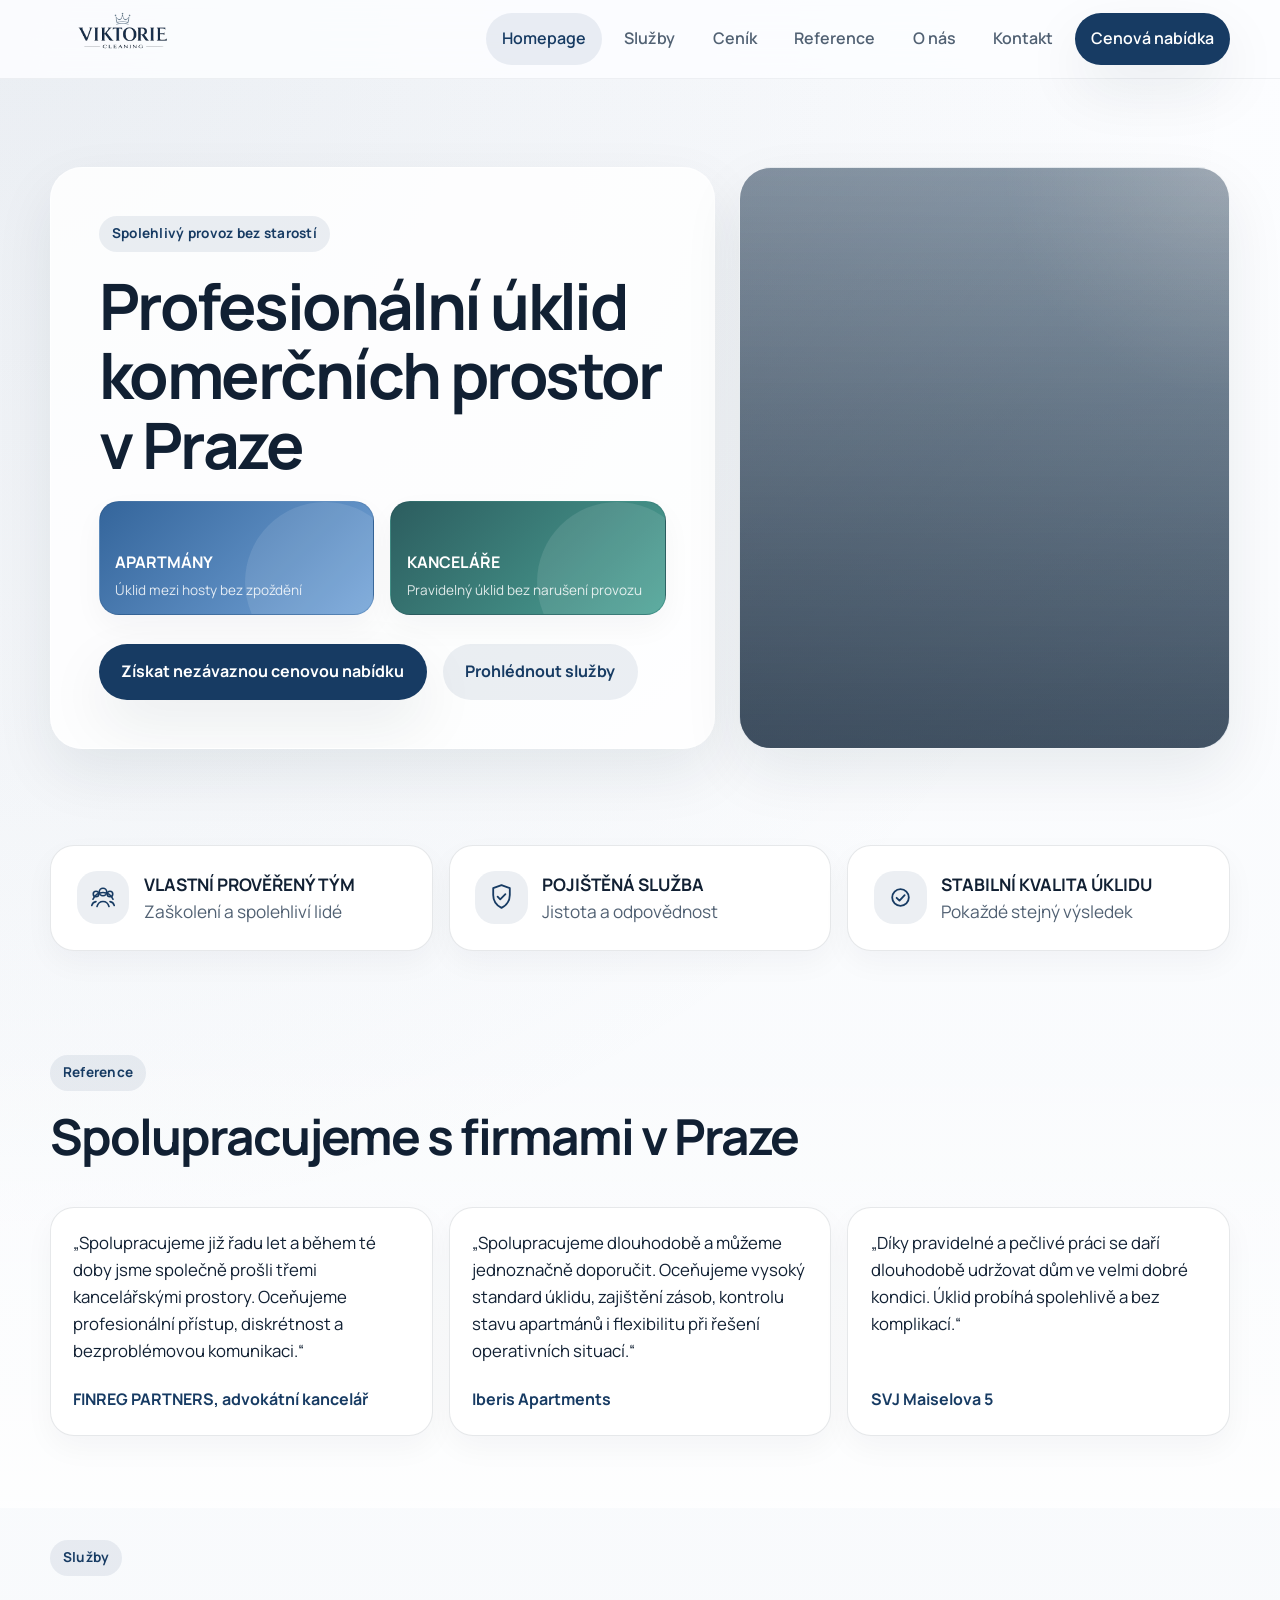
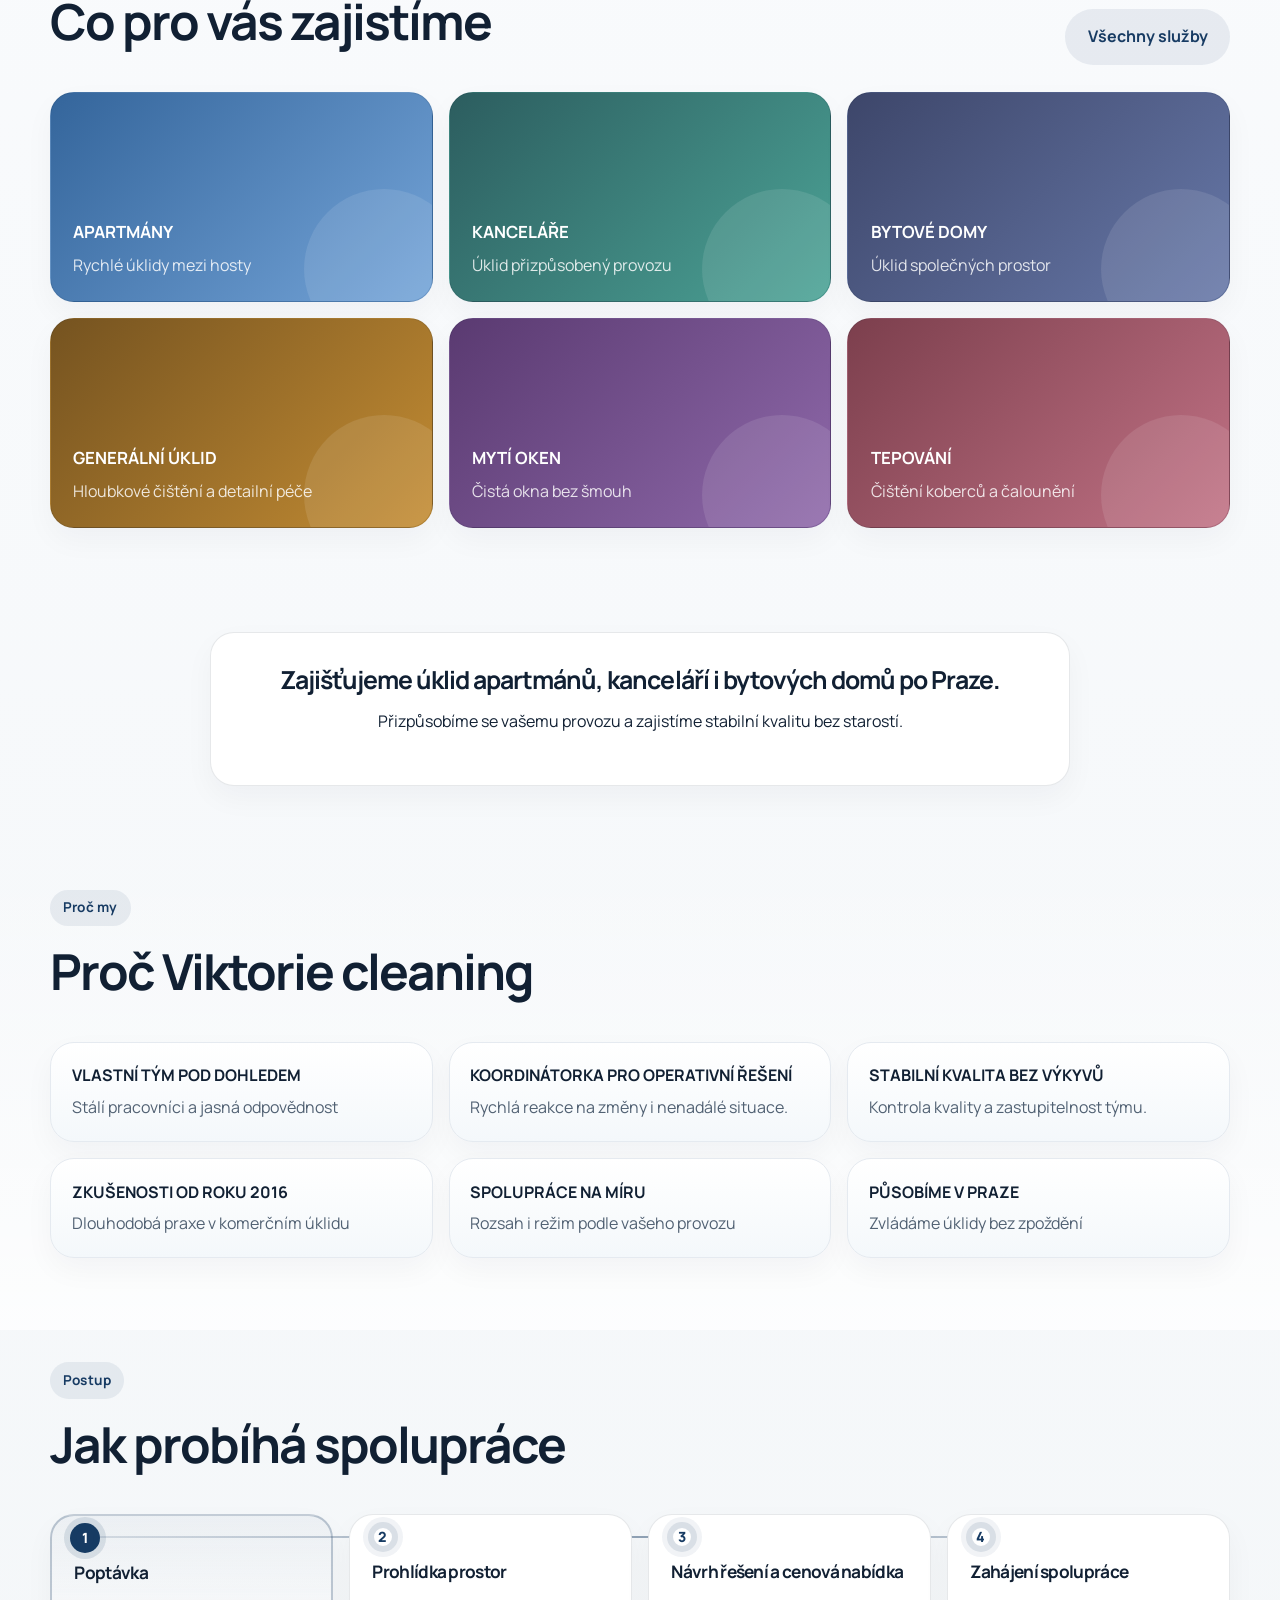
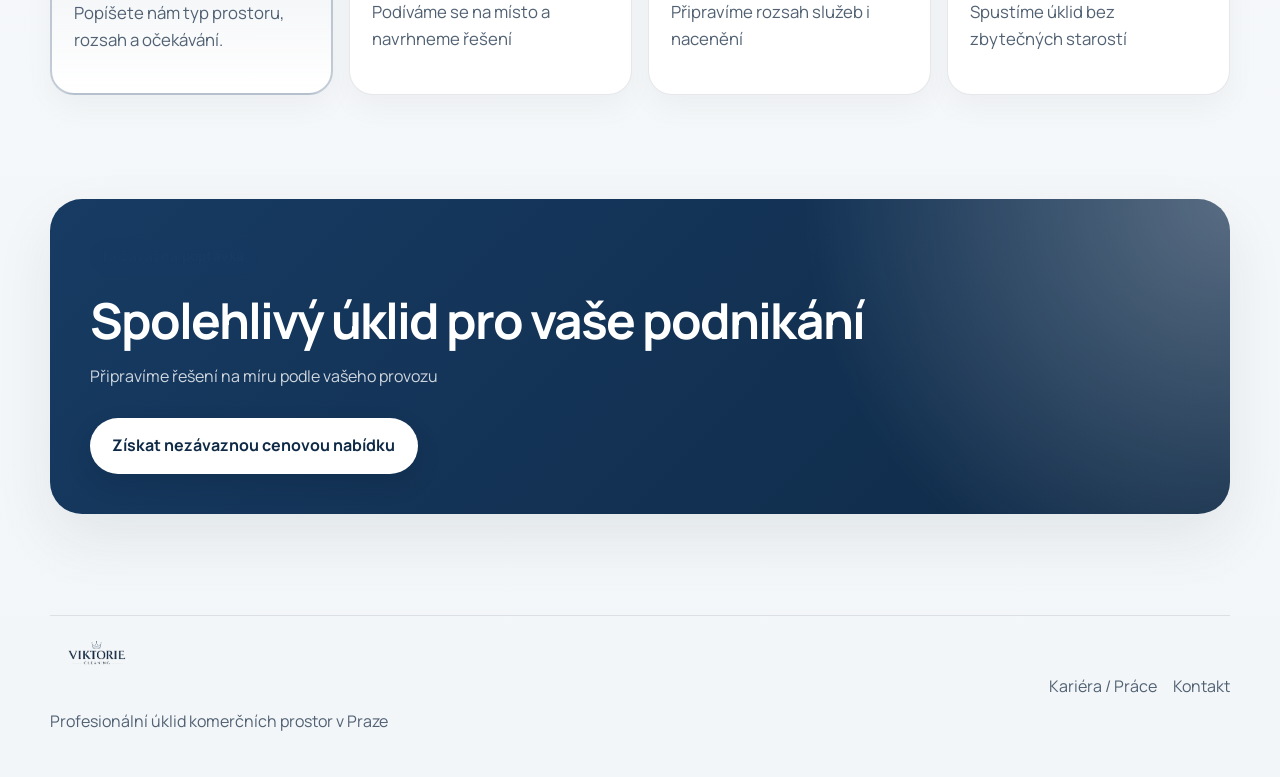
<file: index.html>
<!DOCTYPE html>
<html lang="cs">
<head>
  <meta charset="UTF-8">
  <meta name="viewport" content="width=device-width, initial-scale=1.0">
  <title>Viktorie Cleaning | Profesionální úklid komerčních prostor v Praze</title>
  <meta name="description" content="Profesionální úklid apartmánů, kanceláří a bytových domů v Praze. Stabilní kvalita, vlastní tým a řešení na míru.">
  <link rel="stylesheet" href="styles.css">
</head>
<body>
  <header class="site-header">
    <div class="container nav-wrap">
      <a class="brand" href="index.html" aria-label="Viktorie Cleaning">
        <img class="brand-logo" src="logo-vc.png" alt="Viktorie Cleaning">
        
      </a>
      <button class="nav-toggle" data-nav-toggle="#main-nav" aria-expanded="false" aria-label="Otevřít menu">Menu</button>
      <nav class="nav-links" id="main-nav">
        <a class="active" href="index.html">Homepage</a>
        <a href="sluzby.html">Služby</a>
        <a href="cenik.html">Ceník</a>
        <a href="reference.html">Reference</a>
        <a href="o-nas.html">O nás</a>
        <a href="kontakt.html">Kontakt</a>
        <a class="nav-cta" href="kontakt.html">Cenová nabídka</a>
      </nav>
    </div>
  </header>

  <main>
    <section class="hero">
      <div class="container hero-grid">
        <div class="hero-copy">
          <span class="eyebrow">Spolehlivý provoz bez starostí</span>
          <h1>Profesionální úklid komerčních prostor v Praze</h1>
          <div class="hero-cards">
            <a class="card card-link service-card service-tone-1" href="uklid-apartmanu.html">
              <strong>APARTMÁNY</strong>
              <span>Úklid mezi hosty bez zpoždění</span>
            </a>
            <a class="card card-link service-card service-tone-2" href="uklid-kancelari.html">
              <strong>KANCELÁŘE</strong>
              <span>Pravidelný úklid bez narušení provozu</span>
            </a>
          </div>
          <div class="hero-actions">
            <a class="button button-primary" href="kontakt.html">Získat nezávaznou cenovou nabídku</a>
            <a class="button button-secondary" href="sluzby.html">Prohlédnout služby</a>
          </div>
        </div>
        <div class="hero-visual hero-photo photo-home" aria-hidden="true"></div>
      </div>
    </section>

    <section class="section">
      <div class="container">
        <div class="highlights">
          <div class="highlight">
            <span class="highlight-marker icon-team"></span>
            <div>
              <strong>VLASTNÍ PROVĚŘENÝ TÝM</strong>
              <div class="subtle">Zaškolení a spolehliví lidé</div>
            </div>
          </div>
          <div class="highlight">
            <span class="highlight-marker icon-shield"></span>
            <div>
              <strong>POJIŠTĚNÁ SLUŽBA</strong>
              <div class="subtle">Jistota a odpovědnost</div>
            </div>
          </div>
          <div class="highlight">
            <span class="highlight-marker icon-quality"></span>
            <div>
              <strong>STABILNÍ KVALITA ÚKLIDU</strong>
              <div class="subtle">Pokaždé stejný výsledek</div>
            </div>
          </div>
        </div>
      </div>
    </section>

    <section class="section section-alt">
      <div class="container">
        <div class="section-head">
          <div>
            <span class="eyebrow">Reference</span>
            <h2>Spolupracujeme s firmami v Praze</h2>
          </div>
        </div>
        <div class="references-grid">
          <article class="quote-card">
            <p>„Spolupracujeme již řadu let a během té doby jsme společně prošli třemi kancelářskými prostory. Oceňujeme profesionální přístup, diskrétnost a bezproblémovou komunikaci.“</p>
            <strong>FINREG PARTNERS, advokátní kancelář</strong>
          </article>
          <article class="quote-card">
            <p>„Spolupracujeme dlouhodobě a můžeme jednoznačně doporučit. Oceňujeme vysoký standard úklidu, zajištění zásob, kontrolu stavu apartmánů i flexibilitu při řešení operativních situací.“</p>
            <strong>Iberis Apartments</strong>
          </article>
          <article class="quote-card">
            <p>„Díky pravidelné a pečlivé práci se daří dlouhodobě udržovat dům ve velmi dobré kondici. Úklid probíhá spolehlivě a bez komplikací.“</p>
            <strong>SVJ Maiselova 5</strong>
          </article>
        </div>
      </div>
    </section>

    <section class="section">
      <div class="container">
        <div class="section-head">
          <div>
            <span class="eyebrow">Služby</span>
            <h2>Co pro vás zajistíme</h2>
          </div>
          <a class="button button-secondary" href="sluzby.html">Všechny služby</a>
        </div>
        <div class="service-grid">
          <a class="service-card service-tone-1" href="uklid-apartmanu.html">
            <div>
              <strong>APARTMÁNY</strong>
              <span>Rychlé úklidy mezi hosty</span>
            </div>
          </a>
          <a class="service-card service-tone-2" href="uklid-kancelari.html">
            <div>
              <strong>KANCELÁŘE</strong>
              <span>Úklid přizpůsobený provozu</span>
            </div>
          </a>
          <a class="service-card service-tone-3" href="bytove-domy.html">
            <div>
              <strong>BYTOVÉ DOMY</strong>
              <span>Úklid společných prostor</span>
            </div>
          </a>
          <a class="service-card service-tone-4" href="generalni-uklid.html">
            <div>
              <strong>GENERÁLNÍ ÚKLID</strong>
              <span>Hloubkové čištění a detailní péče</span>
            </div>
          </a>
          <a class="service-card service-tone-5" href="myti-oken.html">
            <div>
              <strong>MYTÍ OKEN</strong>
              <span>Čistá okna bez šmouh</span>
            </div>
          </a>
          <a class="service-card service-tone-6" href="tepovani.html">
            <div>
              <strong>TEPOVÁNÍ</strong>
              <span>Čištění koberců a čalounění</span>
            </div>
          </a>
        </div>
      </div>
    </section>

    <section class="section">
      <div class="container">
        <div class="card positioning">
          <h3>Zajišťujeme úklid apartmánů, kanceláří i bytových domů po Praze.</h3>
          <p>Přizpůsobíme se vašemu provozu a zajistíme stabilní kvalitu bez starostí.</p>
        </div>
      </div>
    </section>

    <section class="section section-alt">
      <div class="container">
        <div class="section-head">
          <div>
            <span class="eyebrow">Proč my</span>
            <h2>Proč Viktorie cleaning</h2>
          </div>
        </div>
        <div class="why-grid">
          <div class="why-list">
            <div class="why-item"><strong>VLASTNÍ TÝM POD DOHLEDEM</strong><span class="subtle">Stálí pracovníci a jasná odpovědnost</span></div>
            <div class="why-item"><strong>KOORDINÁTORKA PRO OPERATIVNÍ ŘEŠENÍ</strong><span class="subtle">Rychlá reakce na změny i nenadálé situace.</span></div>
            <div class="why-item"><strong>STABILNÍ KVALITA BEZ VÝKYVŮ</strong><span class="subtle">Kontrola kvality a zastupitelnost týmu.</span></div>
            <div class="why-item"><strong>ZKUŠENOSTI OD ROKU 2016</strong><span class="subtle">Dlouhodobá praxe v komerčním úklidu</span></div>
            <div class="why-item"><strong>SPOLUPRÁCE NA MÍRU</strong><span class="subtle">Rozsah i režim podle vašeho provozu</span></div>
            <div class="why-item"><strong>PŮSOBÍME V PRAZE</strong><span class="subtle">Zvládáme úklidy bez zpoždění</span></div>
          </div>
        </div>
      </div>
    </section>

    <section class="section">
      <div class="container">
        <div class="section-head">
          <div>
            <span class="eyebrow">Postup</span>
            <h2>Jak probíhá spolupráce</h2>
          </div>
        </div>
        <div class="steps timeline">
          <div class="step step-featured">
            <span class="step-dot">1</span>
            <h3>Poptávka</h3>
            <p class="muted">Popíšete nám typ prostoru, rozsah a očekávání.</p>
          </div>
          <div class="step">
            <span class="step-dot">2</span>
            <h3>Prohlídka prostor</h3>
            <p class="muted">Podíváme se na místo a navrhneme řešení</p>
          </div>
          <div class="step">
            <span class="step-dot">3</span>
            <h3>Návrh řešení a cenová nabídka</h3>
            <p class="muted">Připravíme rozsah služeb i nacenění</p>
          </div>
          <div class="step">
            <span class="step-dot">4</span>
            <h3>Zahájení spolupráce</h3>
            <p class="muted">Spustíme úklid bez zbytečných starostí</p>
          </div>
        </div>
      </div>
    </section>

    <section class="section">
      <div class="container">
        <div class="cta-panel">
          <span class="eyebrow">Nezávazná poptávka</span>
          <h2>Spolehlivý úklid pro vaše podnikání</h2>
          <p>Připravíme řešení na míru podle vašeho provozu</p>
          <div class="cta-row">
            <a class="button button-light" href="kontakt.html">Získat nezávaznou cenovou nabídku</a>
          </div>
        </div>
      </div>
    </section>
  </main>

  <footer class="footer">
    <div class="container footer-bar">
      <div>
        <img class="footer-logo" src="logo-vc.png" alt="Viktorie Cleaning"><br>
        <span>Profesionální úklid komerčních prostor v Praze</span>
      </div>
      <nav class="footer-nav">
        <a href="kariera.html">Kariéra / Práce</a>
        <a href="kontakt.html">Kontakt</a>
      </nav>
    </div>
  </footer>

  <script src="script.js"></script>
</body>
</html>
</file>
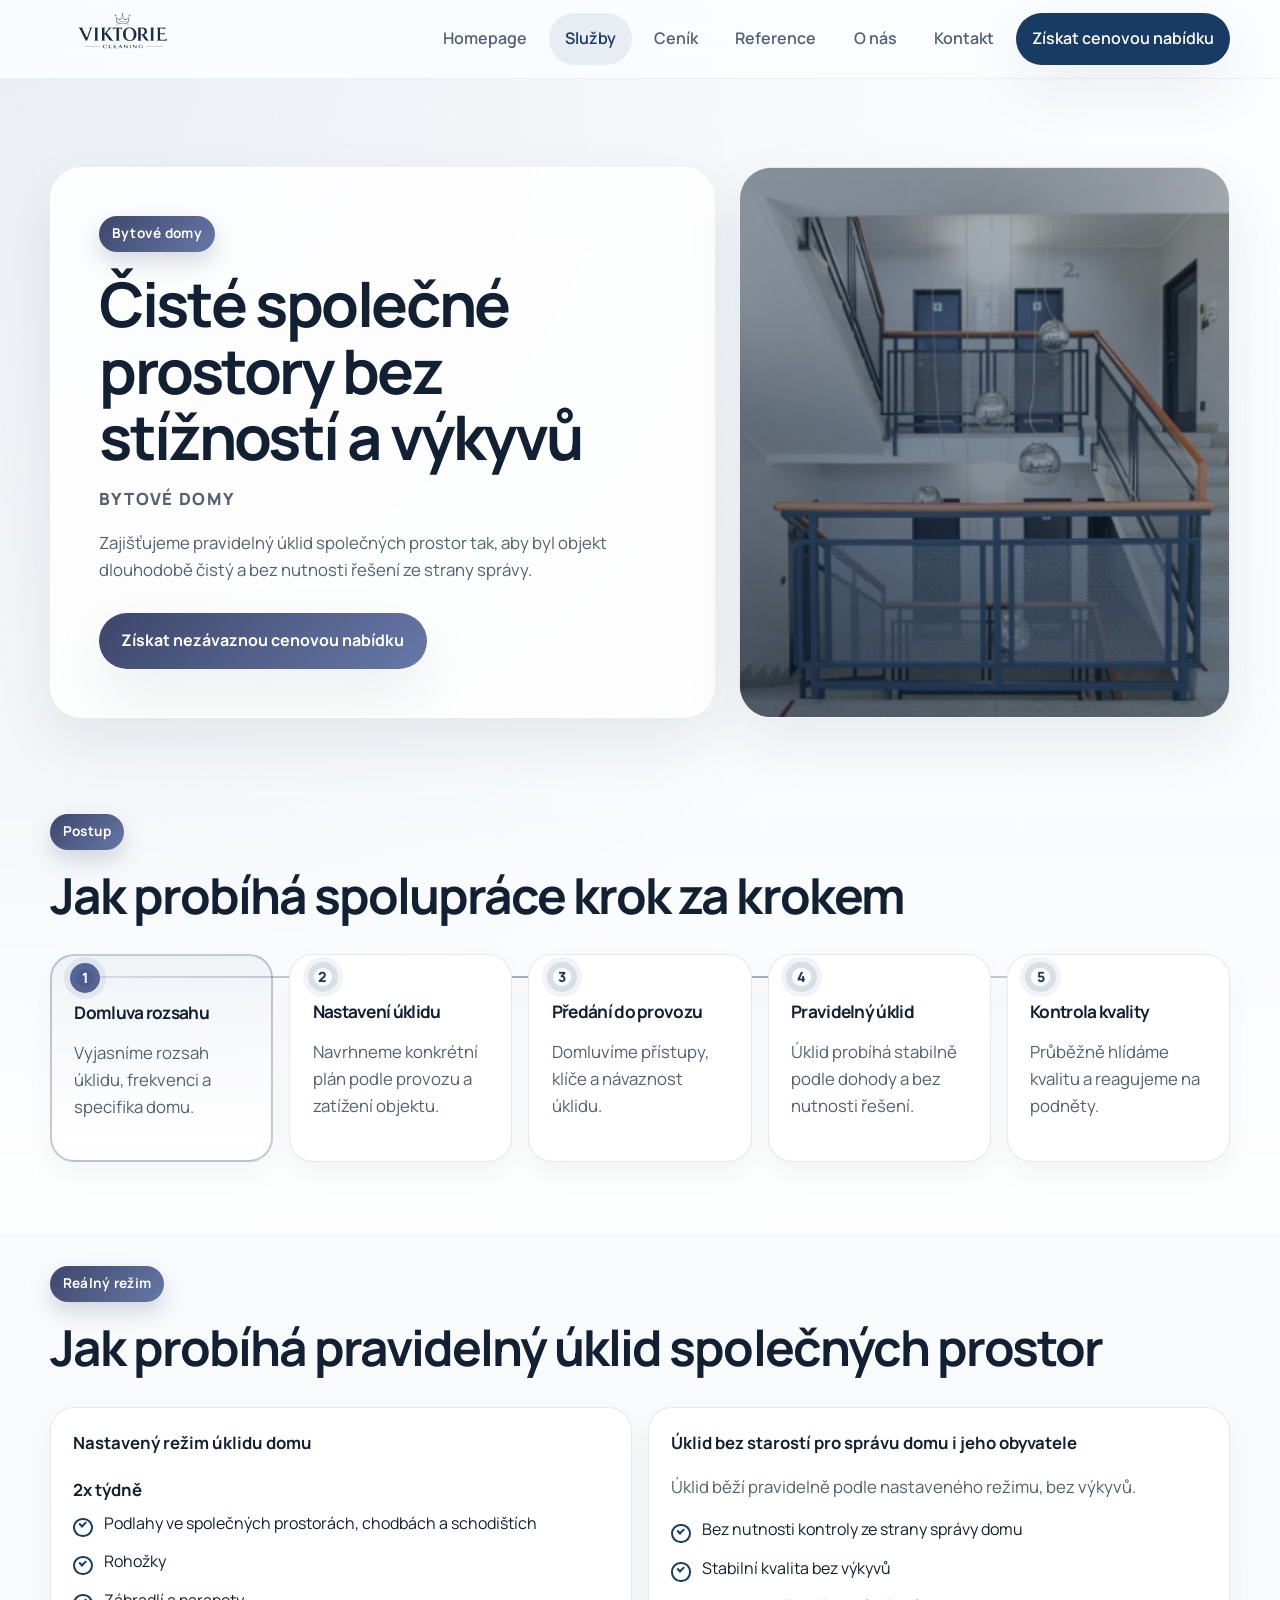
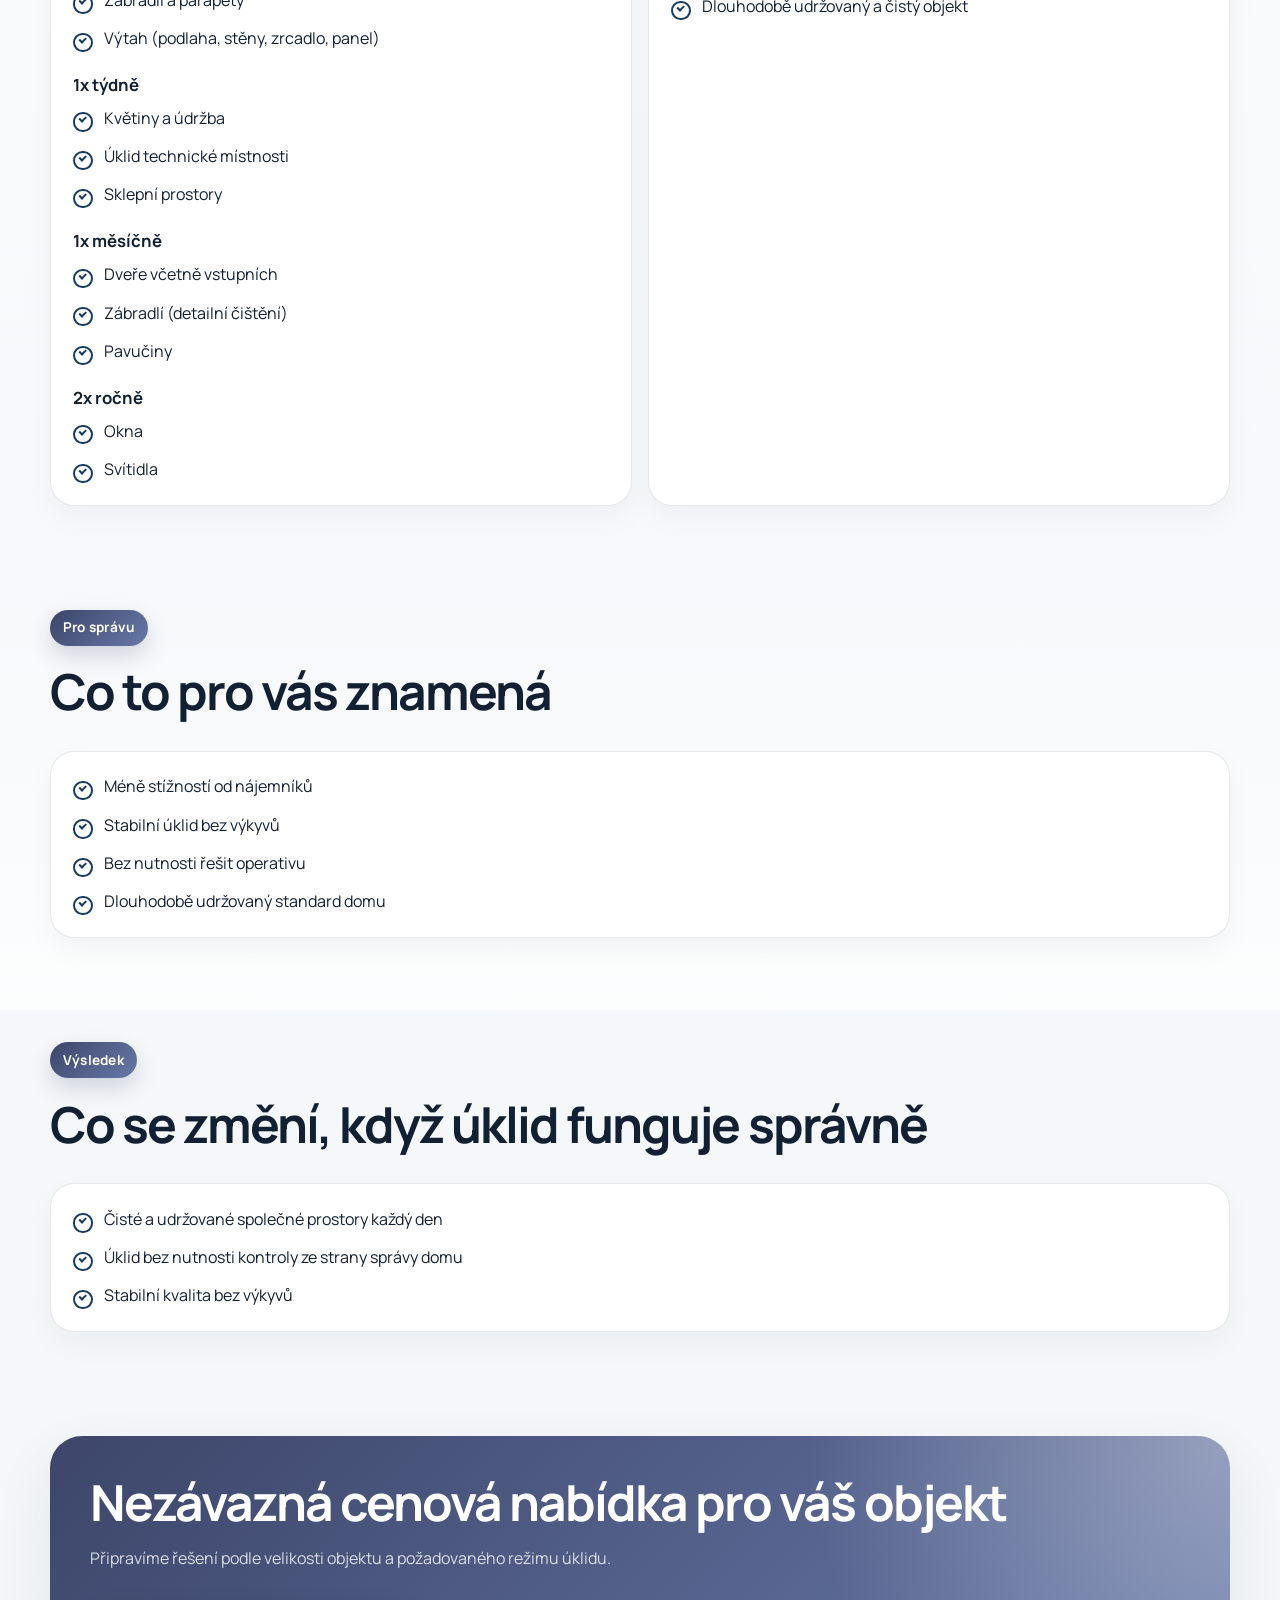
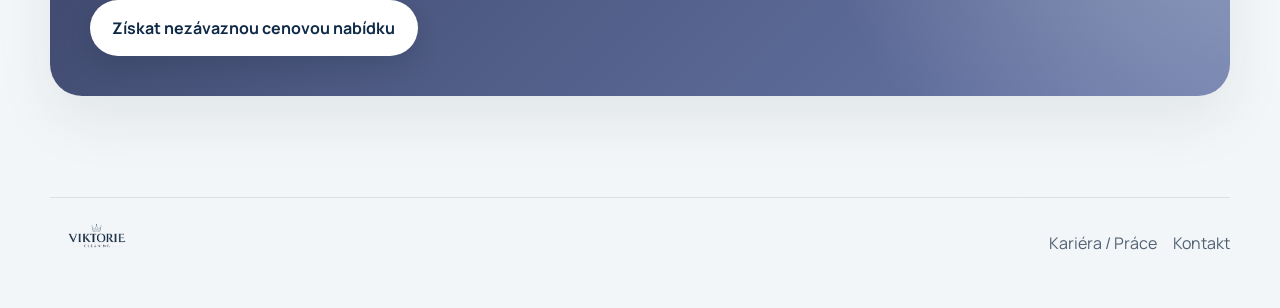
<file: bytove-domy.html>
<!DOCTYPE html>
<html lang="cs">
<head>
  <meta charset="UTF-8">
  <meta name="viewport" content="width=device-width, initial-scale=1.0">
  <title>Bytové domy | Viktorie Cleaning</title>
  <meta name="description" content="Úklid bytových domů a společných prostor v Praze. Reprezentativní vstupy, chodby, výtahy a pravidelná péče bez výpadků.">
  <link rel="stylesheet" href="styles.css">
</head>
<body class="page-houses">
  <header class="site-header">
    <div class="container nav-wrap">
      <a class="brand" href="index.html"><img class="brand-logo" src="logo-vc.png" alt="Viktorie Cleaning"></a>
      <button class="nav-toggle" data-nav-toggle="#domy-nav" aria-expanded="false" aria-label="Otevřít menu">Menu</button>
      <nav class="nav-links" id="domy-nav">
        <a href="index.html">Homepage</a>
        <a class="active" href="sluzby.html">Služby</a>
        <a href="cenik.html">Ceník</a>
        <a href="reference.html">Reference</a>
        <a href="o-nas.html">O nás</a>
        <a href="kontakt.html">Kontakt</a>
        <a class="nav-cta" href="kontakt.html">Získat cenovou nabídku</a>
      </nav>
    </div>
  </header>
  <main>
    <section class="page-hero">
      <div class="container page-hero-grid">
        <div class="page-hero-copy">
          <span class="eyebrow">Bytové domy</span>
          <h1>Čisté společné prostory bez stížností a výkyvů</h1>
          <p class="banner-meta">BYTOVÉ DOMY</p>
          <p>Zajišťujeme pravidelný úklid společných prostor tak, aby byl objekt dlouhodobě čistý a bez nutnosti řešení ze strany správy.</p>
          <div class="cta-row"><a class="button button-primary" href="kontakt.html">Získat nezávaznou cenovou nabídku</a></div>
        </div>
        <div class="page-hero-visual page-photo photo-houses" aria-hidden="true"></div>
      </div>
    </section>

    <section class="section section-alt">
      <div class="container">
        <div class="section-head" style="margin-bottom: 1rem;">
          <div>
            <span class="eyebrow">Postup</span>
            <h2>Jak probíhá spolupráce krok za krokem</h2>
          </div>
        </div>
        <div class="steps steps-5 timeline">
          <div class="step step-featured">
            <span class="step-dot">1</span>
            <h3>Domluva rozsahu</h3>
            <p class="muted">Vyjasníme rozsah úklidu, frekvenci a specifika domu.</p>
          </div>
          <div class="step">
            <span class="step-dot">2</span>
            <h3>Nastavení úklidu</h3>
            <p class="muted">Navrhneme konkrétní plán podle provozu a zatížení objektu.</p>
          </div>
          <div class="step">
            <span class="step-dot">3</span>
            <h3>Předání do provozu</h3>
            <p class="muted">Domluvíme přístupy, klíče a návaznost úklidu.</p>
          </div>
          <div class="step">
            <span class="step-dot">4</span>
            <h3>Pravidelný úklid</h3>
            <p class="muted">Úklid probíhá stabilně podle dohody a bez nutnosti řešení.</p>
          </div>
          <div class="step">
            <span class="step-dot">5</span>
            <h3>Kontrola kvality</h3>
            <p class="muted">Průběžně hlídáme kvalitu a reagujeme na podněty.</p>
          </div>
        </div>
      </div>
    </section>

    <section class="section">
      <div class="container">
        <div class="section-head" style="margin-bottom: 1rem;">
          <div>
            <span class="eyebrow">Reálný režim</span>
            <h2>Jak probíhá pravidelný úklid společných prostor</h2>
          </div>
        </div>
        <div class="grid-2">
          <div class="feature-panel">
            <strong class="mini-title">Nastavený režim úklidu domu</strong>
            <strong class="mini-title" style="margin-top: 1.25rem;">2x týdně</strong>
            <ul class="check-list">
              <li>Podlahy ve společných prostorách, chodbách a schodištích</li>
              <li>Rohožky</li>
              <li>Zábradlí a parapety</li>
              <li>Výtah (podlaha, stěny, zrcadlo, panel)</li>
            </ul>
            <strong class="mini-title" style="margin-top: 1.25rem;">1x týdně</strong>
            <ul class="check-list">
              <li>Květiny a údržba</li>
              <li>Úklid technické místnosti</li>
              <li>Sklepní prostory</li>
            </ul>
            <strong class="mini-title" style="margin-top: 1.25rem;">1x měsíčně</strong>
            <ul class="check-list">
              <li>Dveře včetně vstupních</li>
              <li>Zábradlí (detailní čištění)</li>
              <li>Pavučiny</li>
            </ul>
            <strong class="mini-title" style="margin-top: 1.25rem;">2x ročně</strong>
            <ul class="check-list">
              <li>Okna</li>
              <li>Svítidla</li>
            </ul>
          </div>
          <div class="feature-panel">
            <strong class="mini-title">Úklid bez starostí pro správu domu i jeho obyvatele</strong>
            <p class="muted">Úklid běží pravidelně podle nastaveného režimu, bez výkyvů.</p>
            <ul class="check-list" style="margin-top: 1rem;">
              <li>Bez nutnosti kontroly ze strany správy domu</li>
              <li>Stabilní kvalita bez výkyvů</li>
              <li>Dlouhodobě udržovaný a čistý objekt</li>
            </ul>
          </div>
        </div>
      </div>
    </section>

    <section class="section section-alt">
      <div class="container">
        <div class="section-head" style="margin-bottom: 1rem;">
          <div>
            <span class="eyebrow">Pro správu</span>
            <h2>Co to pro vás znamená</h2>
          </div>
        </div>
        <div class="feature-panel">
          <ul class="check-list">
            <li>Méně stížností od nájemníků</li>
            <li>Stabilní úklid bez výkyvů</li>
            <li>Bez nutnosti řešit operativu</li>
            <li>Dlouhodobě udržovaný standard domu</li>
          </ul>
        </div>
      </div>
    </section>

    <section class="section">
      <div class="container">
        <div class="section-head" style="margin-bottom: 1rem;">
          <div>
            <span class="eyebrow">Výsledek</span>
            <h2>Co se změní, když úklid funguje správně</h2>
          </div>
        </div>
        <div class="feature-panel">
          <ul class="check-list">
            <li>Čisté a udržované společné prostory každý den</li>
            <li>Úklid bez nutnosti kontroly ze strany správy domu</li>
            <li>Stabilní kvalita bez výkyvů</li>
          </ul>
        </div>
      </div>
    </section>

    <section class="section">
      <div class="container">
        <div class="cta-panel">
          <h2>Nezávazná cenová nabídka pro váš objekt</h2>
          <p>Připravíme řešení podle velikosti objektu a požadovaného režimu úklidu.</p>
          <div class="cta-row"><a class="button button-light" href="kontakt.html">Získat nezávaznou cenovou nabídku</a></div>
        </div>
      </div>
    </section>
  </main>
  <footer class="footer">
    <div class="container footer-bar">
      <div><img class="footer-logo" src="logo-vc.png" alt="Viktorie Cleaning"></div>
      <nav class="footer-nav"><a href="kariera.html">Kariéra / Práce</a><a href="kontakt.html">Kontakt</a></nav>
    </div>
  </footer>
  <script src="script.js"></script>
</body>
</html>
</file>
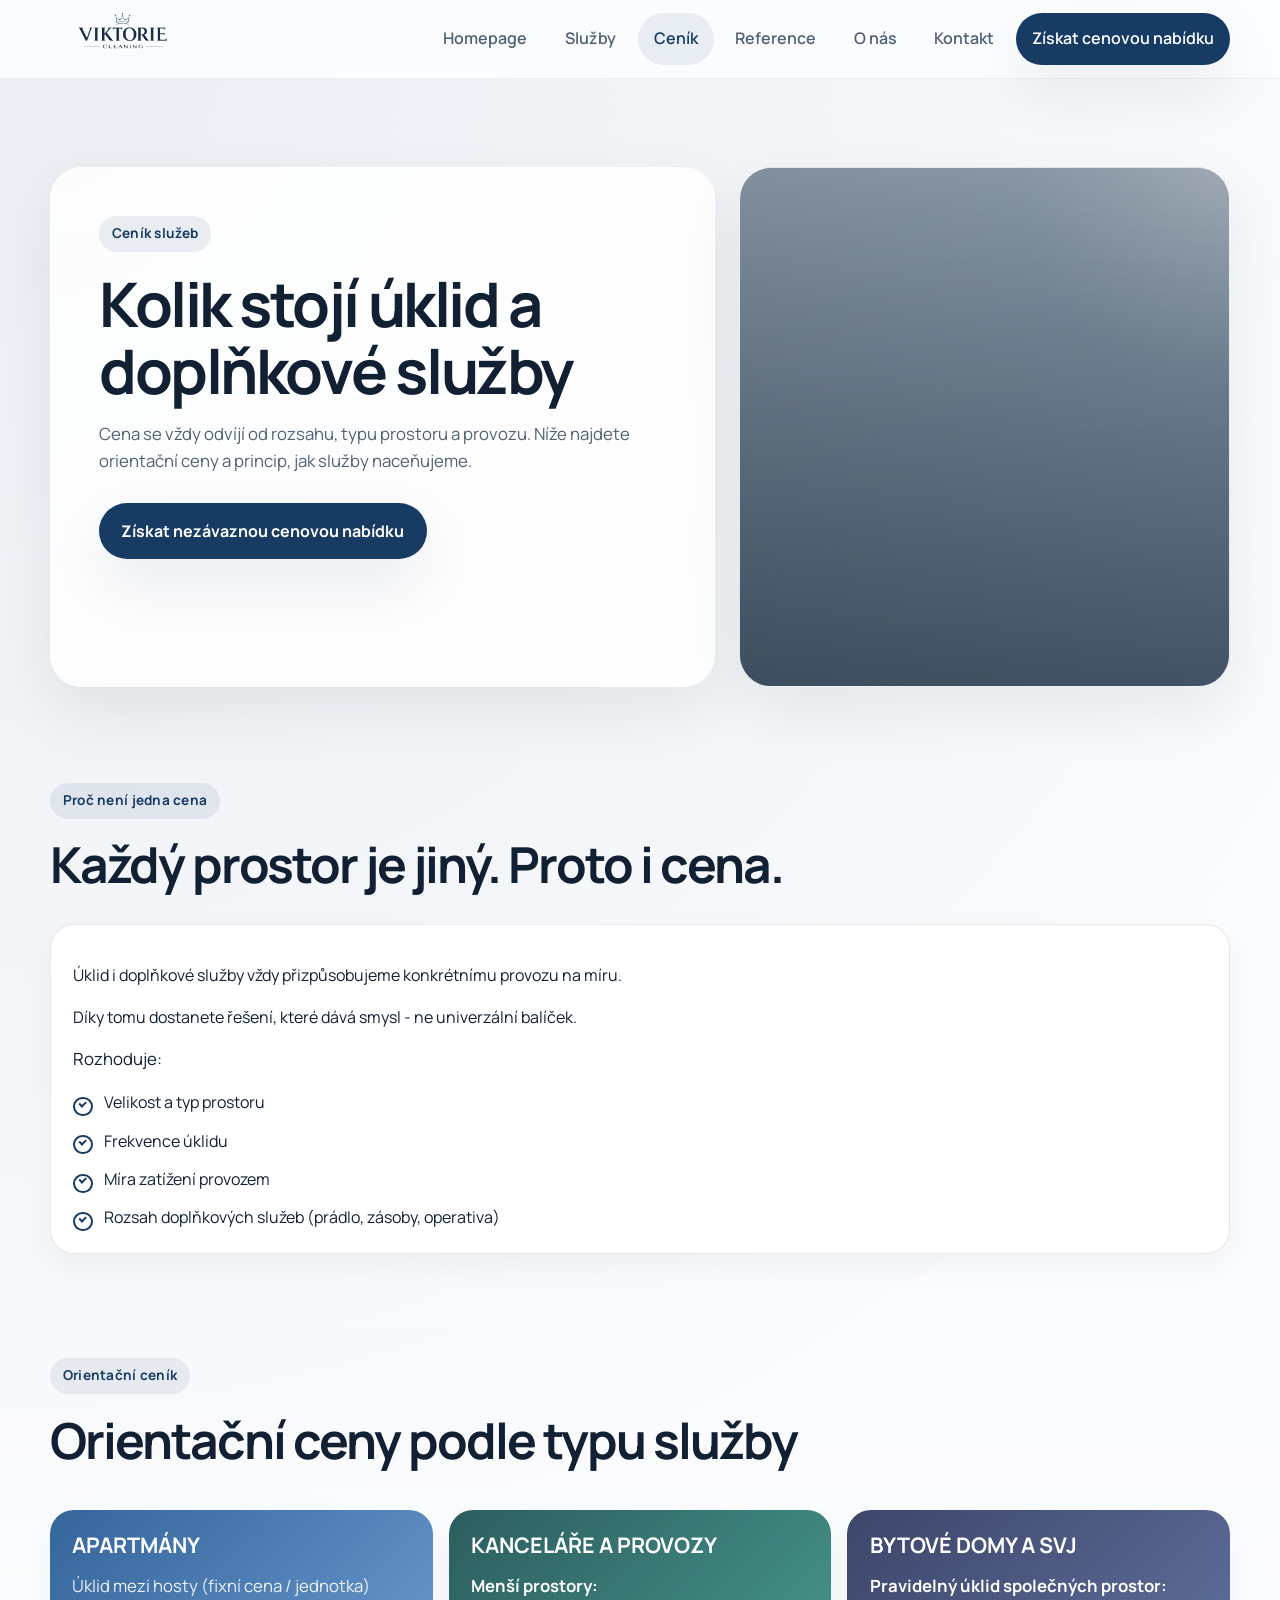
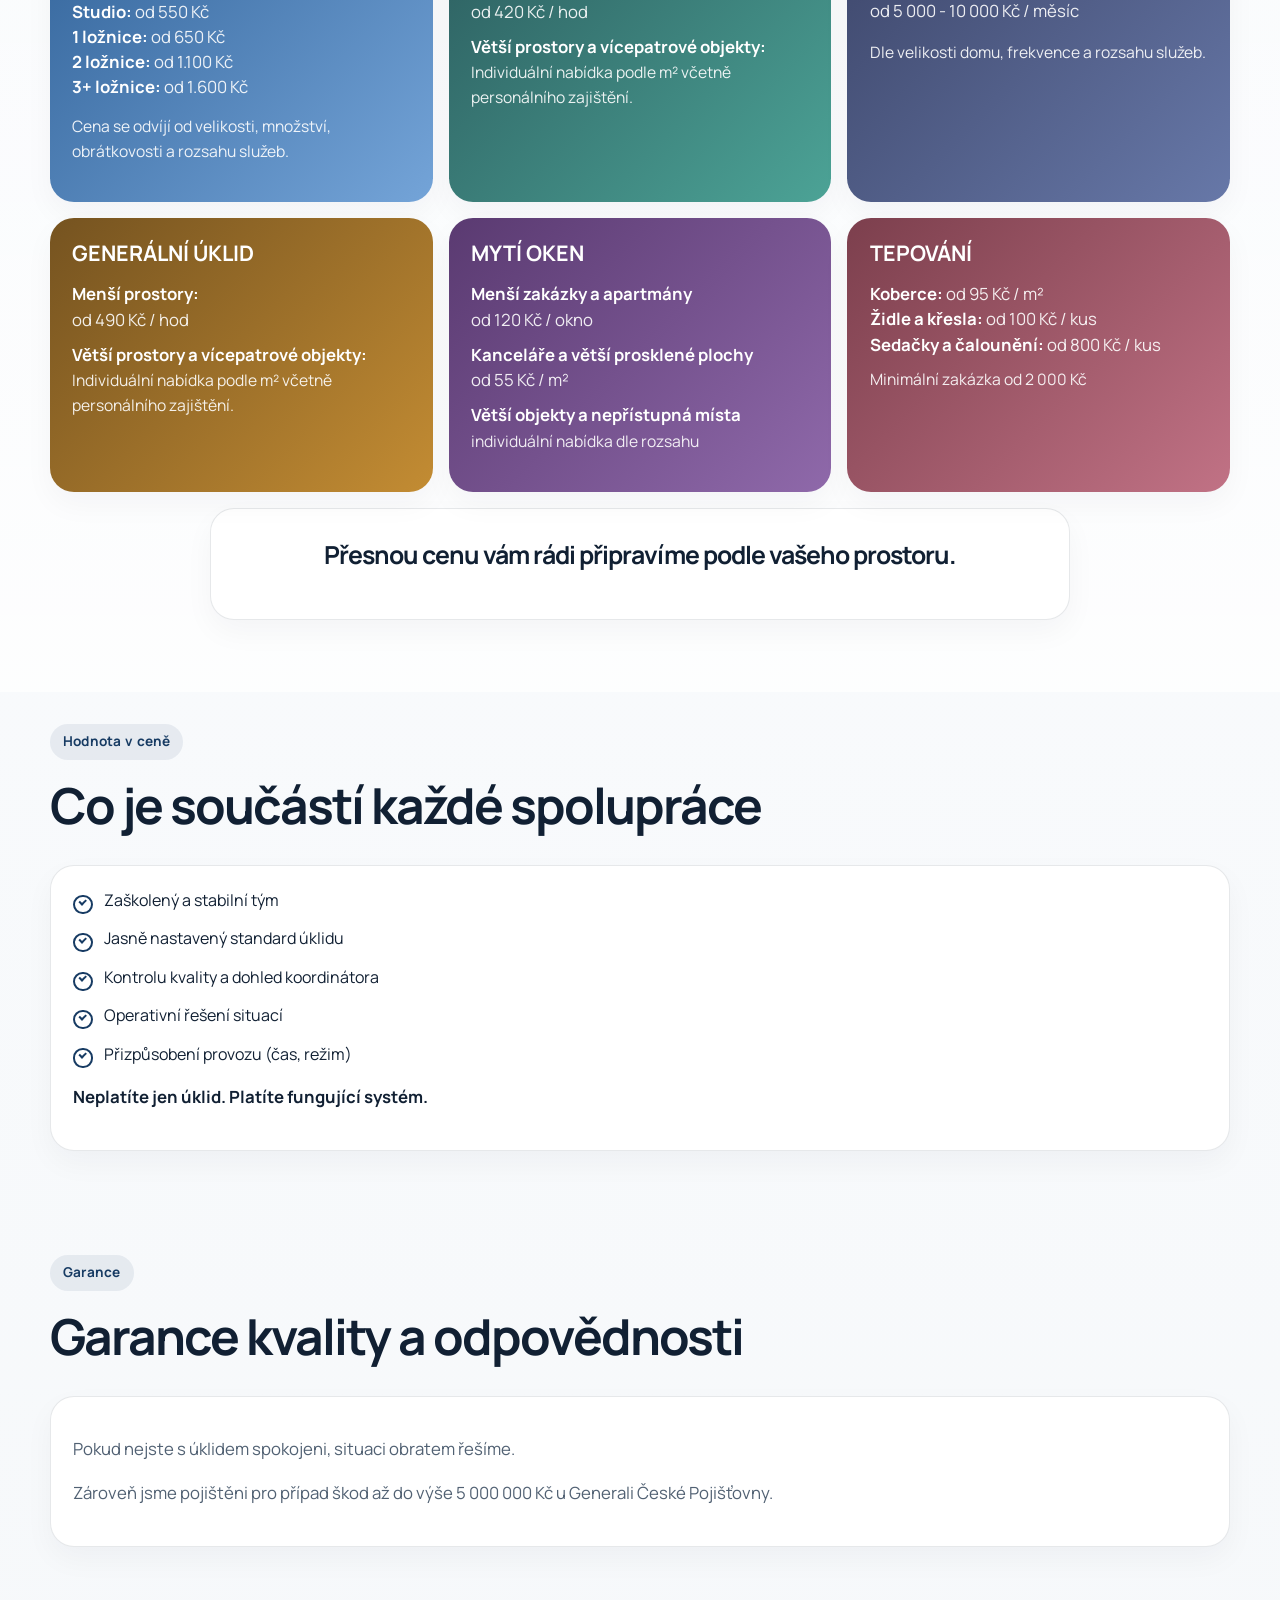
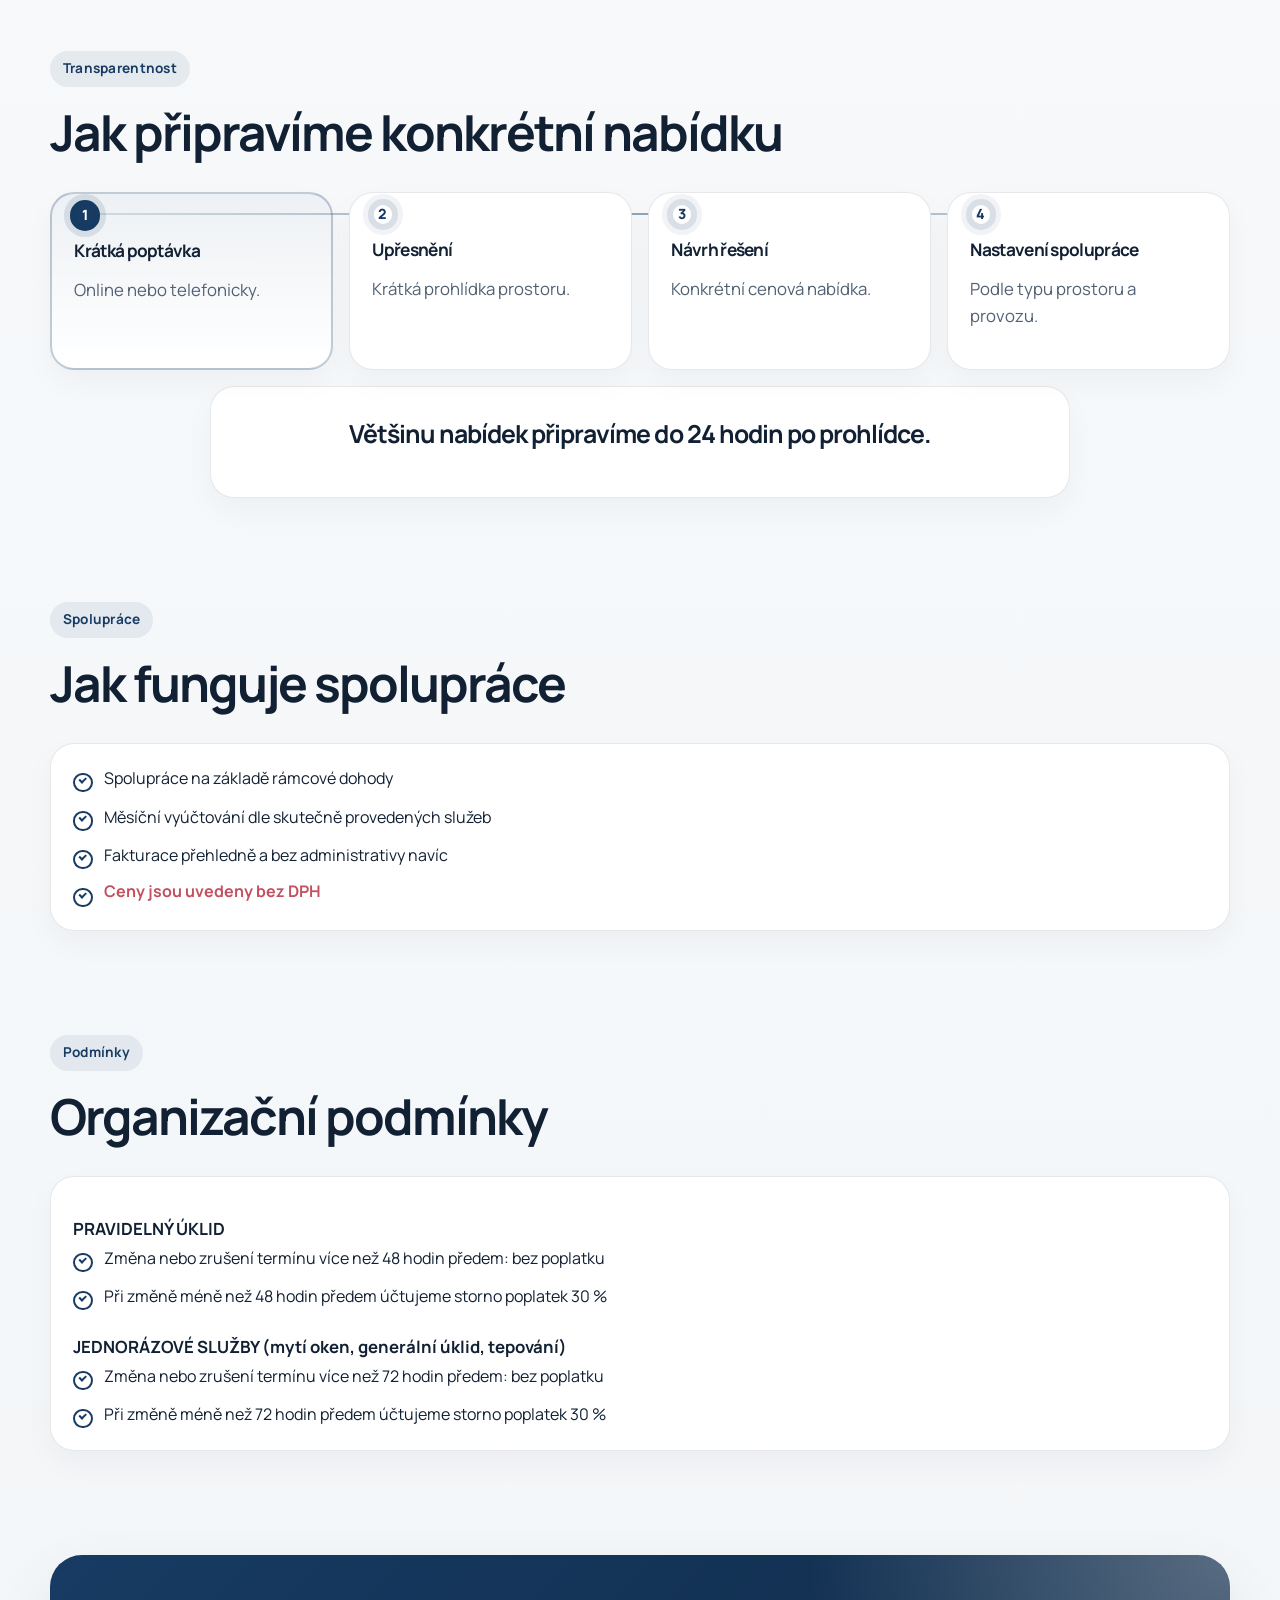
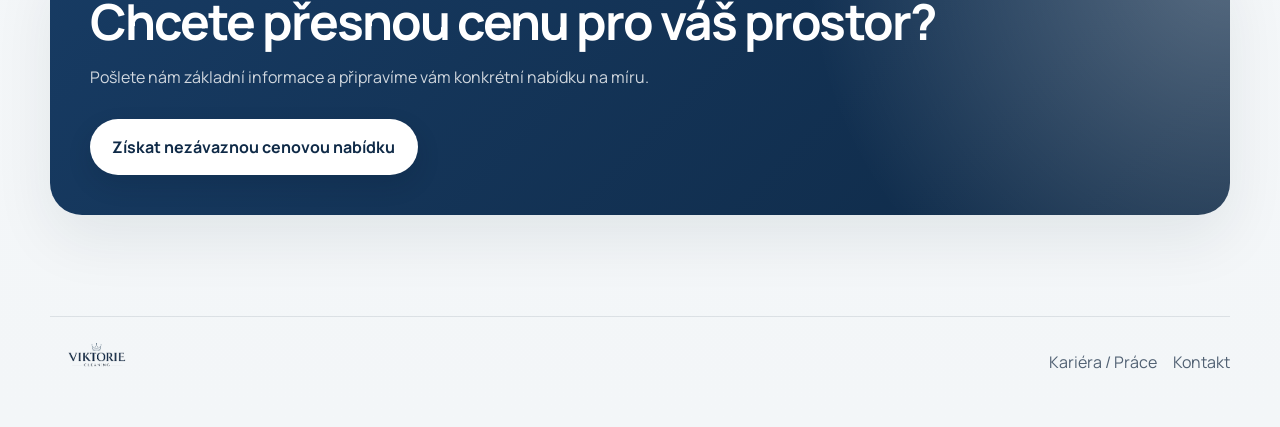
<file: cenik.html>
<!DOCTYPE html>
<html lang="cs">
<head>
  <meta charset="UTF-8">
  <meta name="viewport" content="width=device-width, initial-scale=1.0">
  <title>Ceník | Viktorie Cleaning</title>
  <meta name="description" content="Orientační ceník úklidových služeb Viktorie Cleaning. Nabídku připravujeme na míru podle typu prostoru a rozsahu spolupráce.">
  <link rel="stylesheet" href="styles.css">
</head>
<body>
  <header class="site-header">
    <div class="container nav-wrap">
      <a class="brand" href="index.html"><img class="brand-logo" src="logo-vc.png" alt="Viktorie Cleaning"></a>
      <button class="nav-toggle" data-nav-toggle="#cenik-nav" aria-expanded="false" aria-label="Otevřít menu">Menu</button>
      <nav class="nav-links" id="cenik-nav">
        <a href="index.html">Homepage</a>
        <a href="sluzby.html">Služby</a>
        <a class="active" href="cenik.html">Ceník</a>
        <a href="reference.html">Reference</a>
        <a href="o-nas.html">O nás</a>
        <a href="kontakt.html">Kontakt</a>
        <a class="nav-cta" href="kontakt.html">Získat cenovou nabídku</a>
      </nav>
    </div>
  </header>
  <main>
    <section class="page-hero">
      <div class="container page-hero-grid">
        <div class="page-hero-copy">
          <span class="eyebrow">Ceník služeb</span>
          <h1>Kolik stojí úklid a doplňkové služby</h1>
          <p>Cena se vždy odvíjí od rozsahu, typu prostoru a provozu. Níže najdete orientační ceny a princip, jak služby naceňujeme.</p>
          <div class="cta-row"><a class="button button-primary" href="kontakt.html">Získat nezávaznou cenovou nabídku</a></div>
        </div>
        <div class="page-hero-visual page-photo photo-pricing" aria-hidden="true"></div>
      </div>
    </section>

    <section class="section">
      <div class="container">
        <div class="section-head" style="margin-bottom: 1rem;">
          <div>
            <span class="eyebrow">Proč není jedna cena</span>
            <h2>Každý prostor je jiný. Proto i cena.</h2>
          </div>
        </div>
        <div class="feature-panel">
          <p>Úklid i doplňkové služby vždy přizpůsobujeme konkrétnímu provozu na míru.</p>
          <p>Díky tomu dostanete řešení, které dává smysl - ne univerzální balíček.</p>
          <p class="muted" style="margin-top: 1rem; color: var(--text);">Rozhoduje:</p>
          <ul class="check-list">
            <li>Velikost a typ prostoru</li>
            <li>Frekvence úklidu</li>
            <li>Míra zatížení provozem</li>
            <li>Rozsah doplňkových služeb (prádlo, zásoby, operativa)</li>
          </ul>
        </div>
      </div>
    </section>

    <section class="section section-alt">
      <div class="container">
        <div class="section-head">
          <div>
            <span class="eyebrow">Orientační ceník</span>
            <h2>Orientační ceny podle typu služby</h2>
          </div>
        </div>
        <div class="grid-3">
          <div class="pricing-card service-tone-1 pricing-card-structured">
            <strong style="font-size: 1.34rem;">APARTMÁNY</strong>
            <p class="muted" style="margin-bottom: 0.1rem;">Úklid mezi hosty (fixní cena / jednotka)</p>
            <p class="muted" style="margin: 0.08rem 0;"><strong>Studio:</strong> od 550 Kč</p>
            <p class="muted" style="margin: 0.08rem 0;"><strong>1 ložnice:</strong> od 650 Kč</p>
            <p class="muted" style="margin: 0.08rem 0;"><strong>2 ložnice:</strong> od 1.100 Kč</p>
            <p class="muted" style="margin: 0.08rem 0;"><strong>3+ ložnice:</strong> od 1.600 Kč</p>
            <p class="small-note">Cena se odvíjí od velikosti, množství, obrátkovosti a rozsahu služeb.</p>
          </div>
          <div class="pricing-card service-tone-2 pricing-card-structured">
            <strong style="font-size: 1.34rem;">KANCELÁŘE A PROVOZY</strong>
            <p class="muted" style="margin-bottom: 0.1rem;"><strong>Menší prostory:</strong></p>
            <p class="muted" style="margin: 0.08rem 0;">od 420 Kč / hod</p>
            <p class="muted" style="margin-top: 0.7rem; margin-bottom: 0.1rem;"><strong>Větší prostory a vícepatrové objekty:</strong></p>
            <p class="small-note" style="margin-top: 0;">Individuální nabídka podle m² včetně personálního zajištění.</p>
          </div>
          <div class="pricing-card service-tone-3 pricing-card-structured">
            <strong style="font-size: 1.34rem;">BYTOVÉ DOMY A SVJ</strong>
            <p class="muted" style="margin-bottom: 0.08rem;"><strong>Pravidelný úklid společných prostor:</strong></p>
            <p class="muted" style="margin-top: 0;">od 5 000 - 10 000 Kč / měsíc</p>
            <p class="small-note">Dle velikosti domu, frekvence a rozsahu služeb.</p>
          </div>
          <div class="pricing-card service-tone-4 pricing-card-structured">
            <strong style="font-size: 1.34rem;">GENERÁLNÍ ÚKLID</strong>
            <p class="muted" style="margin-bottom: 0.1rem;"><strong>Menší prostory:</strong></p>
            <p class="muted" style="margin: 0.08rem 0;">od 490 Kč / hod</p>
            <p class="muted" style="margin-top: 0.7rem; margin-bottom: 0.1rem;"><strong>Větší prostory a vícepatrové objekty:</strong></p>
            <p class="small-note" style="margin-top: 0;">Individuální nabídka podle m² včetně personálního zajištění.</p>
          </div>
          <div class="pricing-card service-tone-5 pricing-card-structured">
            <strong style="font-size: 1.34rem;">MYTÍ OKEN</strong>
            <p class="muted" style="margin-bottom: 0.1rem;"><strong>Menší zakázky a apartmány</strong></p>
            <p class="muted" style="margin: 0.08rem 0;">od 120 Kč / okno</p>
            <p class="muted" style="margin-top: 0.7rem; margin-bottom: 0.1rem;"><strong>Kanceláře a větší prosklené plochy</strong></p>
            <p class="muted" style="margin: 0.08rem 0;">od 55 Kč / m²</p>
            <p class="muted" style="margin-top: 0.7rem; margin-bottom: 0.1rem;"><strong>Větší objekty a nepřístupná místa</strong></p>
            <p class="small-note" style="margin-top: 0;">individuální nabídka dle rozsahu</p>
          </div>
          <div class="pricing-card service-tone-6 pricing-card-structured">
            <strong style="font-size: 1.34rem;">TEPOVÁNÍ</strong>
            <p class="muted" style="margin-bottom: 0.08rem;"><strong>Koberce:</strong> od 95 Kč / m²</p>
            <p class="muted" style="margin: 0.08rem 0;"><strong>Židle a křesla:</strong> od 100 Kč / kus</p>
            <p class="muted" style="margin: 0.08rem 0;"><strong>Sedačky a čalounění:</strong> od 800 Kč / kus</p>
            <p class="small-note" style="margin-top: 0.65rem;">Minimální zakázka od 2 000 Kč</p>
          </div>
        </div>
        <div class="card positioning" style="margin-top: 1rem;">
          <h3>Přesnou cenu vám rádi připravíme podle vašeho prostoru.</h3>
        </div>
      </div>
    </section>

    <section class="section">
      <div class="container">
        <div class="section-head" style="margin-bottom: 1rem;">
          <div>
            <span class="eyebrow">Hodnota v ceně</span>
            <h2>Co je součástí každé spolupráce</h2>
          </div>
        </div>
        <div class="feature-panel">
          <ul class="check-list">
            <li>Zaškolený a stabilní tým</li>
            <li>Jasně nastavený standard úklidu</li>
            <li>Kontrolu kvality a dohled koordinátora</li>
            <li>Operativní řešení situací</li>
            <li>Přizpůsobení provozu (čas, režim)</li>
          </ul>
          <p class="small-note"><strong style="color: var(--text);">Neplatíte jen úklid. Platíte fungující systém.</strong></p>
        </div>
      </div>
    </section>

    <section class="section">
      <div class="container">
        <div class="section-head" style="margin-bottom: 1rem;">
          <div>
            <span class="eyebrow">Garance</span>
            <h2>Garance kvality a odpovědnosti</h2>
          </div>
        </div>
        <div class="feature-panel">
          <p class="muted">Pokud nejste s úklidem spokojeni, situaci obratem řešíme.</p>
          <p class="muted">Zároveň jsme pojištěni pro případ škod až do výše 5 000 000 Kč u Generali České Pojišťovny.</p>
        </div>
      </div>
    </section>

    <section class="section">
      <div class="container">
        <div class="section-head" style="margin-bottom: 1rem;">
          <div>
            <span class="eyebrow">Transparentnost</span>
            <h2>Jak připravíme konkrétní nabídku</h2>
          </div>
        </div>
        <div class="steps timeline">
          <div class="step step-featured">
            <span class="step-dot">1</span>
            <h3>Krátká poptávka</h3>
            <p class="muted">Online nebo telefonicky.</p>
          </div>
          <div class="step">
            <span class="step-dot">2</span>
            <h3>Upřesnění</h3>
            <p class="muted">Krátká prohlídka prostoru.</p>
          </div>
          <div class="step">
            <span class="step-dot">3</span>
            <h3>Návrh řešení</h3>
            <p class="muted">Konkrétní cenová nabídka.</p>
          </div>
          <div class="step">
            <span class="step-dot">4</span>
            <h3>Nastavení spolupráce</h3>
            <p class="muted">Podle typu prostoru a provozu.</p>
          </div>
        </div>
        <div class="card positioning" style="margin-top: 1rem;">
          <h3>Většinu nabídek připravíme do 24 hodin po prohlídce.</h3>
        </div>
      </div>
    </section>

    <section class="section">
      <div class="container">
        <div class="section-head" style="margin-bottom: 1rem;">
          <div>
            <span class="eyebrow">Spolupráce</span>
            <h2>Jak funguje spolupráce</h2>
          </div>
        </div>
        <div class="feature-panel">
          <ul class="check-list">
            <li>Spolupráce na základě rámcové dohody</li>
            <li>Měsíční vyúčtování dle skutečně provedených služeb</li>
            <li>Fakturace přehledně a bez administrativy navíc</li>
            <li><strong style="color: #c44f5f;">Ceny jsou uvedeny bez DPH</strong></li>
          </ul>
        </div>
      </div>
    </section>

    <section class="section">
      <div class="container">
        <div class="section-head" style="margin-bottom: 1rem;">
          <div>
            <span class="eyebrow">Podmínky</span>
            <h2>Organizační podmínky</h2>
          </div>
        </div>
        <div class="feature-panel">
          <p class="muted" style="margin-bottom: 0.2rem;"><strong style="color: var(--text);">PRAVIDELNÝ ÚKLID</strong></p>
          <ul class="check-list">
            <li>Změna nebo zrušení termínu více než 48 hodin předem: bez poplatku</li>
            <li>Při změně méně než 48 hodin předem účtujeme storno poplatek 30 %</li>
          </ul>
          <p class="muted" style="margin-top: 1.5rem; margin-bottom: 0.2rem;"><strong style="color: var(--text);">JEDNORÁZOVÉ SLUŽBY (mytí oken, generální úklid, tepování)</strong></p>
          <ul class="check-list">
            <li>Změna nebo zrušení termínu více než 72 hodin předem: bez poplatku</li>
            <li>Při změně méně než 72 hodin předem účtujeme storno poplatek 30 %</li>
          </ul>
        </div>
      </div>
    </section>

    <section class="section">
      <div class="container">
        <div class="cta-panel">
          <h2>Chcete přesnou cenu pro váš prostor?</h2>
          <p>Pošlete nám základní informace a připravíme vám konkrétní nabídku na míru.</p>
          <div class="cta-row">
            <a class="button button-light" href="kontakt.html">Získat nezávaznou cenovou nabídku</a>
          </div>
        </div>
      </div>
    </section>
  </main>
  <footer class="footer">
    <div class="container footer-bar">
      <div><img class="footer-logo" src="logo-vc.png" alt="Viktorie Cleaning"></div>
      <nav class="footer-nav"><a href="kariera.html">Kariéra / Práce</a><a href="kontakt.html">Kontakt</a></nav>
    </div>
  </footer>
  <script src="script.js"></script>
</body>
</html>
</file>
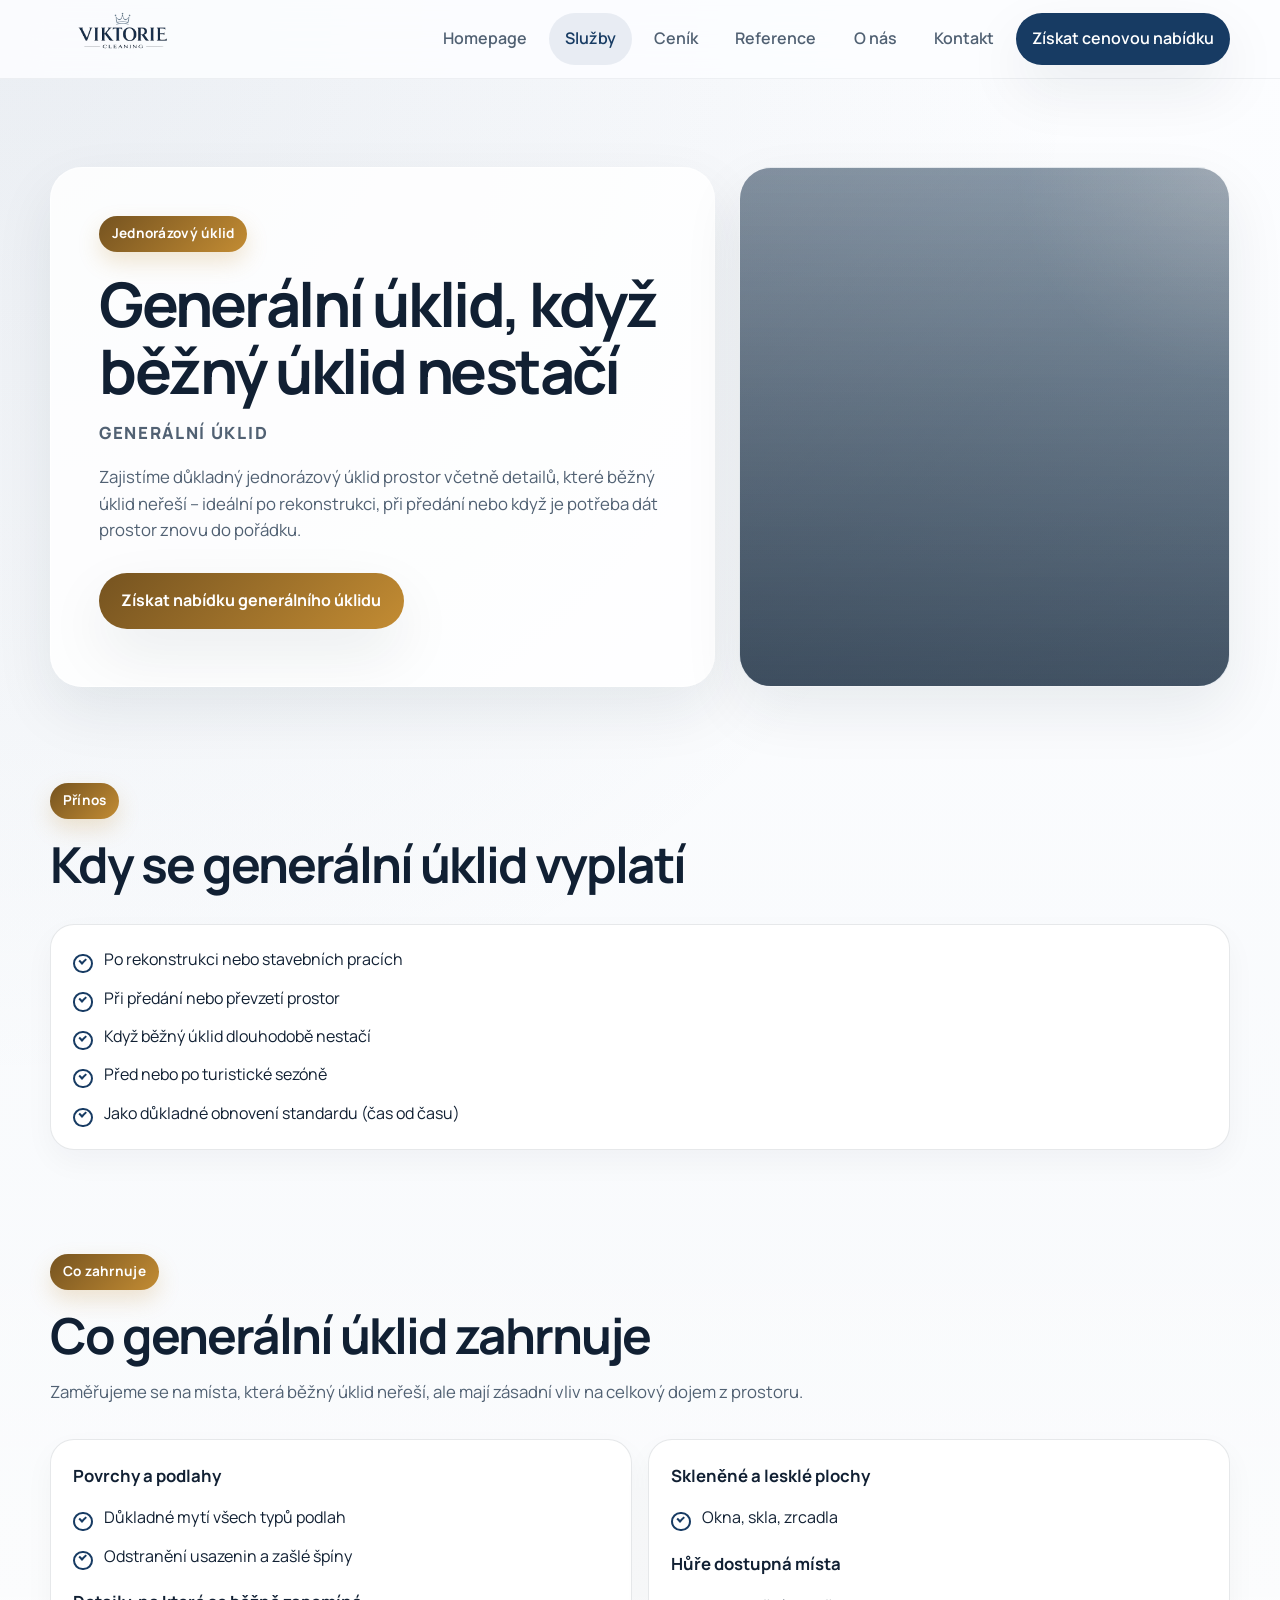
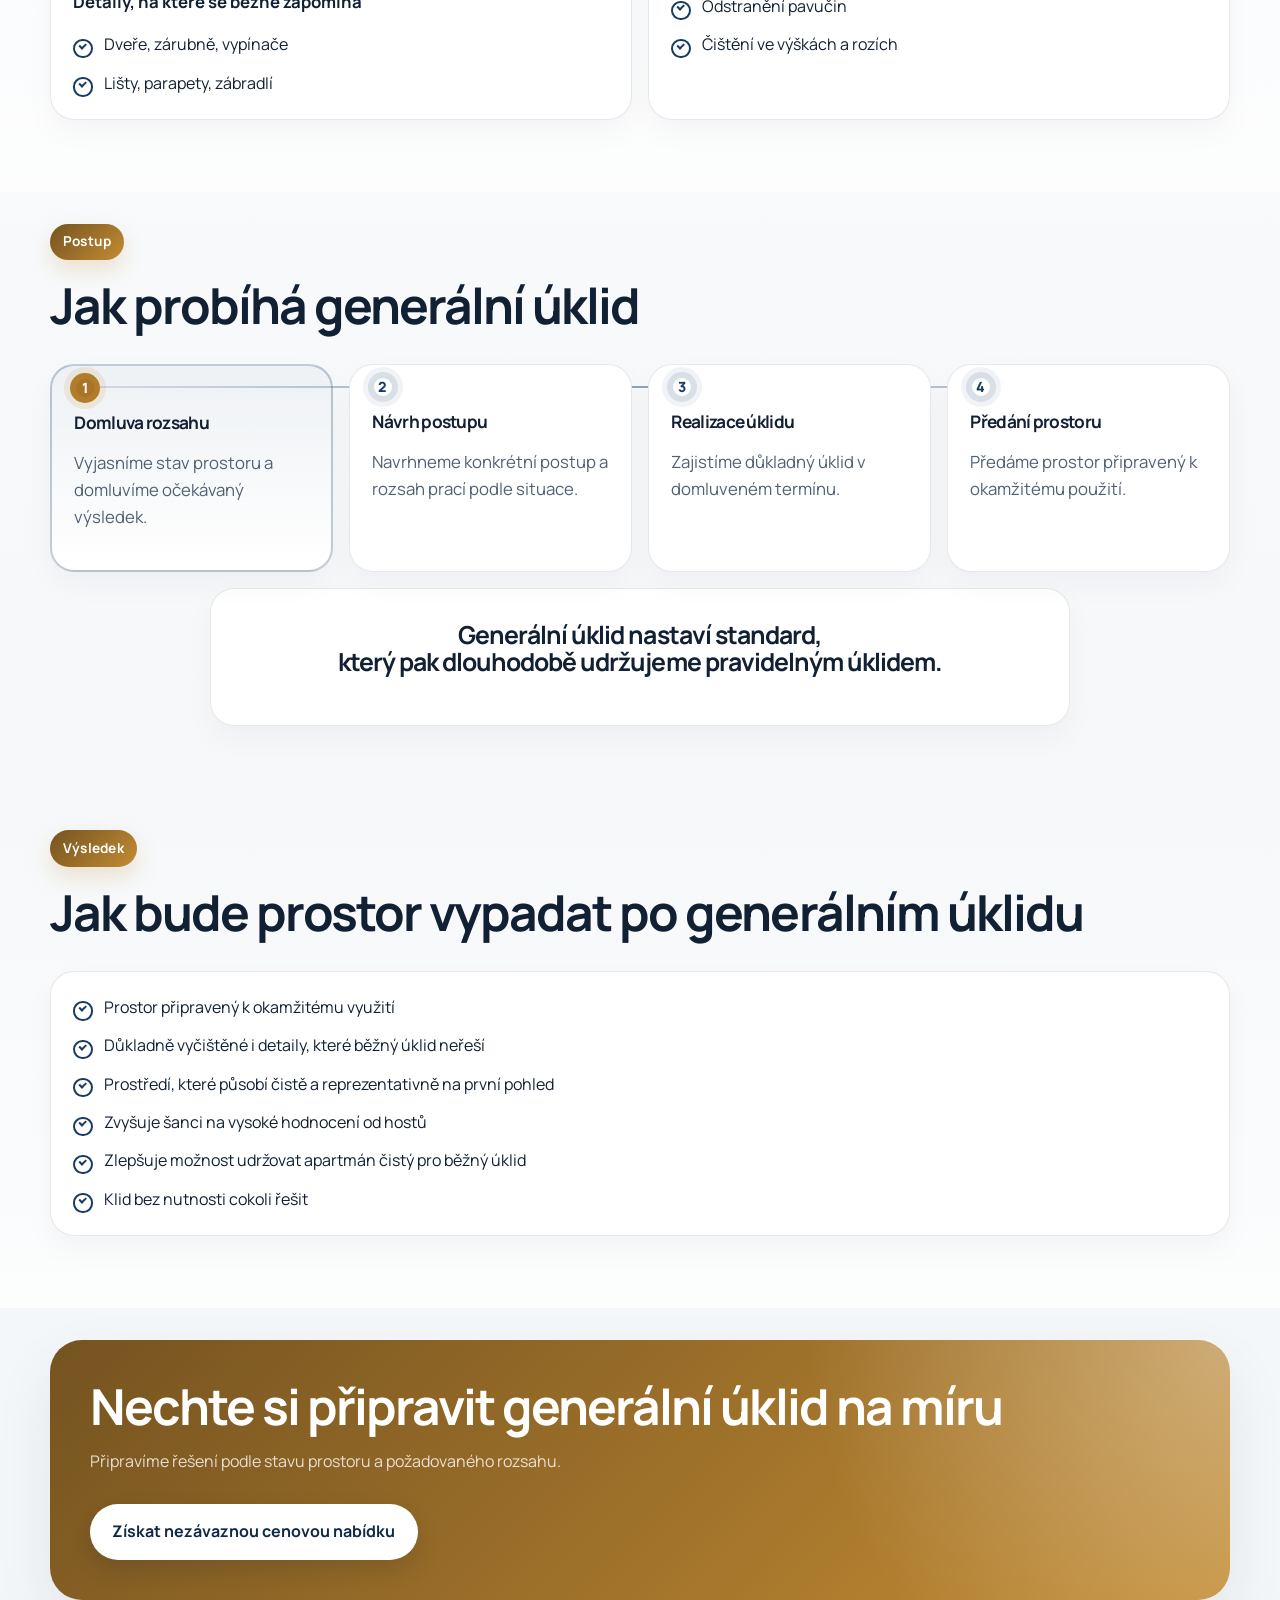
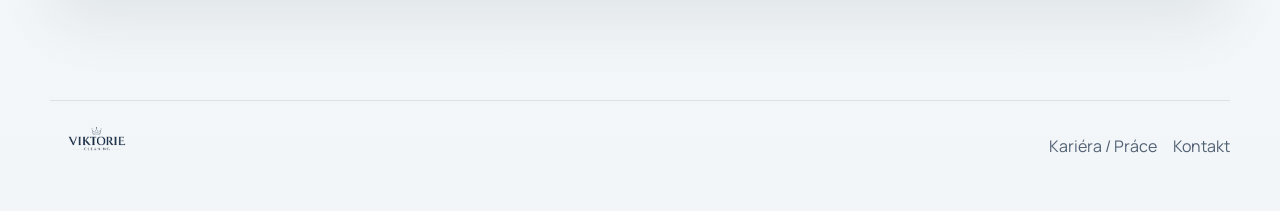
<file: generalni-uklid.html>
<!DOCTYPE html>
<html lang="cs">
<head>
  <meta charset="UTF-8">
  <meta name="viewport" content="width=device-width, initial-scale=1.0">
  <title>Generální úklid | Viktorie Cleaning</title>
  <meta name="description" content="Generální úklid v Praze. Hloubkové čištění po rekonstrukci, před předáním nebo při jednorázové potřebě detailního úklidu.">
  <link rel="stylesheet" href="styles.css">
</head>
<body class="page-deep">
  <header class="site-header">
    <div class="container nav-wrap">
      <a class="brand" href="index.html"><img class="brand-logo" src="logo-vc.png" alt="Viktorie Cleaning"></a>
      <button class="nav-toggle" data-nav-toggle="#generalni-nav" aria-expanded="false" aria-label="Otevřít menu">Menu</button>
      <nav class="nav-links" id="generalni-nav">
        <a href="index.html">Homepage</a>
        <a class="active" href="sluzby.html">Služby</a>
        <a href="cenik.html">Ceník</a>
        <a href="reference.html">Reference</a>
        <a href="o-nas.html">O nás</a>
        <a href="kontakt.html">Kontakt</a>
        <a class="nav-cta" href="kontakt.html">Získat cenovou nabídku</a>
      </nav>
    </div>
  </header>
  <main>
    <section class="page-hero">
      <div class="container page-hero-grid">
        <div class="page-hero-copy">
          <span class="eyebrow">Jednorázový úklid</span>
          <h1>Generální úklid, když běžný úklid nestačí</h1>
          <p class="banner-meta">GENERÁLNÍ ÚKLID</p>
          <p>Zajistíme důkladný jednorázový úklid prostor včetně detailů, které běžný úklid neřeší – ideální po rekonstrukci, při předání nebo když je potřeba dát prostor znovu do pořádku.</p>
          <div class="cta-row"><a class="button button-primary" href="kontakt.html">Získat nabídku generálního úklidu</a></div>
        </div>
        <div class="page-hero-visual page-photo photo-deep" aria-hidden="true"></div>
      </div>
    </section>

    <section class="section">
      <div class="container">
        <div class="section-head" style="margin-bottom: 1rem;">
          <div>
            <span class="eyebrow">Přínos</span>
            <h2>Kdy se generální úklid vyplatí</h2>
          </div>
        </div>
        <div class="feature-panel">
          <ul class="check-list">
            <li>Po rekonstrukci nebo stavebních pracích</li>
            <li>Při předání nebo převzetí prostor</li>
            <li>Když běžný úklid dlouhodobě nestačí</li>
            <li>Před nebo po turistické sezóně</li>
            <li>Jako důkladné obnovení standardu (čas od času)</li>
          </ul>
        </div>
      </div>
    </section>

    <section class="section section-alt">
      <div class="container">
        <div class="section-head" style="margin-bottom: 1rem;">
          <div>
            <span class="eyebrow">Co zahrnuje</span>
            <h2>Co generální úklid zahrnuje</h2>
            <p class="section-intro">Zaměřujeme se na místa, která běžný úklid neřeší, ale mají zásadní vliv na celkový dojem z prostoru.</p>
          </div>
        </div>
        <div class="grid-2">
          <div class="feature-panel">
            <strong class="mini-title">Povrchy a podlahy</strong>
            <ul class="check-list" style="margin-top: 1rem;">
              <li>Důkladné mytí všech typů podlah</li>
              <li>Odstranění usazenin a zašlé špíny</li>
            </ul>
            <strong class="mini-title" style="margin-top: 1.25rem;">Detaily, na které se běžně zapomíná</strong>
            <ul class="check-list" style="margin-top: 1rem;">
              <li>Dveře, zárubně, vypínače</li>
              <li>Lišty, parapety, zábradlí</li>
            </ul>
          </div>
          <div class="feature-panel">
            <strong class="mini-title">Skleněné a lesklé plochy</strong>
            <ul class="check-list" style="margin-top: 1rem;">
              <li>Okna, skla, zrcadla</li>
            </ul>
            <strong class="mini-title" style="margin-top: 1.25rem;">Hůře dostupná místa</strong>
            <ul class="check-list" style="margin-top: 1rem;">
              <li>Odstranění pavučin</li>
              <li>Čištění ve výškách a rozích</li>
            </ul>
          </div>
        </div>
      </div>
    </section>

    <section class="section">
      <div class="container">
        <div class="section-head" style="margin-bottom: 1rem;">
          <div>
            <span class="eyebrow">Postup</span>
            <h2>Jak probíhá generální úklid</h2>
          </div>
        </div>
        <div class="steps steps-4 timeline">
          <div class="step step-featured">
            <span class="step-dot">1</span>
            <h3>Domluva rozsahu</h3>
            <p class="muted">Vyjasníme stav prostoru a domluvíme očekávaný výsledek.</p>
          </div>
          <div class="step">
            <span class="step-dot">2</span>
            <h3>Návrh postupu</h3>
            <p class="muted">Navrhneme konkrétní postup a rozsah prací podle situace.</p>
          </div>
          <div class="step">
            <span class="step-dot">3</span>
            <h3>Realizace úklidu</h3>
            <p class="muted">Zajistíme důkladný úklid v domluveném termínu.</p>
          </div>
          <div class="step">
            <span class="step-dot">4</span>
            <h3>Předání prostoru</h3>
            <p class="muted">Předáme prostor připravený k okamžitému použití.</p>
          </div>
        </div>
        <div class="card positioning" style="margin-top: 1rem;">
          <h3>Generální úklid nastaví standard,<br>který pak dlouhodobě udržujeme pravidelným úklidem.</h3>
        </div>
      </div>
    </section>

    <section class="section section-alt">
      <div class="container">
        <div class="section-head" style="margin-bottom: 1rem;">
          <div>
            <span class="eyebrow">Výsledek</span>
            <h2>Jak bude prostor vypadat po generálním úklidu</h2>
          </div>
        </div>
        <div class="feature-panel">
          <ul class="check-list">
            <li>Prostor připravený k okamžitému využití</li>
            <li>Důkladně vyčištěné i detaily, které běžný úklid neřeší</li>
            <li>Prostředí, které působí čistě a reprezentativně na první pohled</li>
            <li>Zvyšuje šanci na vysoké hodnocení od hostů</li>
            <li>Zlepšuje možnost udržovat apartmán čistý pro běžný úklid</li>
            <li>Klid bez nutnosti cokoli řešit</li>
          </ul>
        </div>
      </div>
    </section>

    <section class="section">
      <div class="container">
        <div class="cta-panel">
          <h2>Nechte si připravit generální úklid na míru</h2>
          <p>Připravíme řešení podle stavu prostoru a požadovaného rozsahu.</p>
          <div class="cta-row"><a class="button button-light" href="kontakt.html">Získat nezávaznou cenovou nabídku</a></div>
        </div>
      </div>
    </section>
  </main>
  <footer class="footer">
    <div class="container footer-bar">
      <div><img class="footer-logo" src="logo-vc.png" alt="Viktorie Cleaning"></div>
      <nav class="footer-nav"><a href="kariera.html">Kariéra / Práce</a><a href="kontakt.html">Kontakt</a></nav>
    </div>
  </footer>
  <script src="script.js"></script>
</body>
</html>
</file>
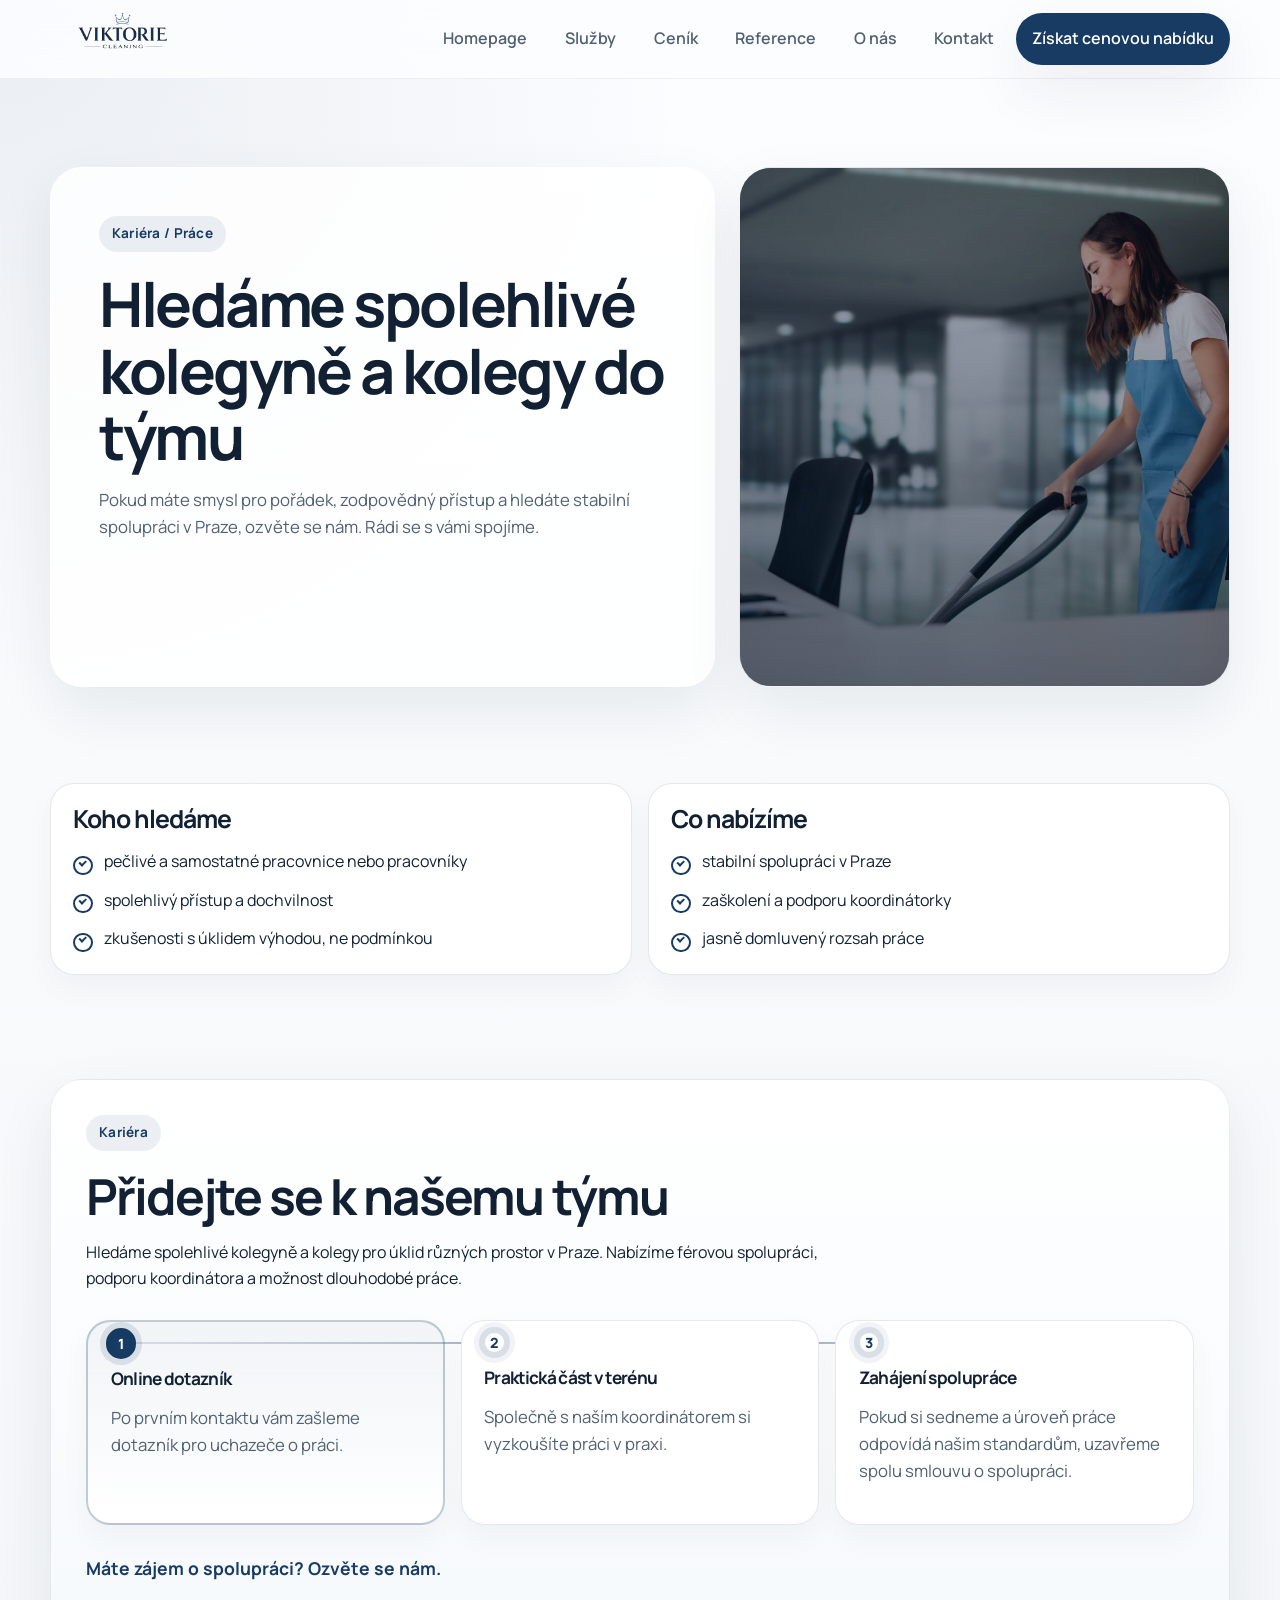
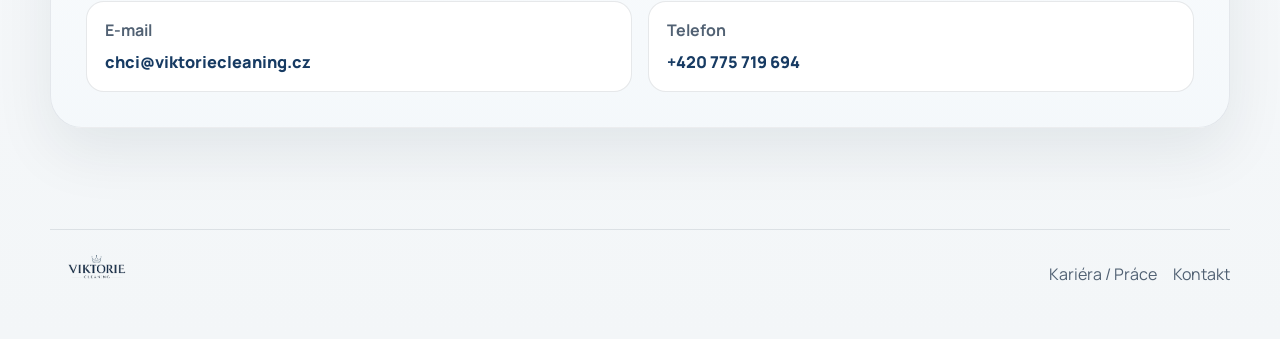
<file: kariera.html>
<!DOCTYPE html>
<html lang="cs">
<head>
  <meta charset="UTF-8">
  <meta name="viewport" content="width=device-width, initial-scale=1.0">
  <title>Kariéra / Práce | Viktorie Cleaning</title>
  <meta name="description" content="Práce ve Viktorie Cleaning. Hledáme spolehlivé kolegyně a kolegy pro úklid komerčních prostor v Praze.">
  <link rel="stylesheet" href="styles.css">
</head>
<body>
  <header class="site-header">
    <div class="container nav-wrap">
      <a class="brand" href="index.html"><img class="brand-logo" src="logo-vc.png" alt="Viktorie Cleaning"></a>
      <button class="nav-toggle" data-nav-toggle="#kariera-nav" aria-expanded="false" aria-label="Otevřít menu">Menu</button>
      <nav class="nav-links" id="kariera-nav">
        <a href="index.html">Homepage</a>
        <a href="sluzby.html">Služby</a>
        <a href="cenik.html">Ceník</a>
        <a href="reference.html">Reference</a>
        <a href="o-nas.html">O nás</a>
        <a href="kontakt.html">Kontakt</a>
        <a class="nav-cta" href="kontakt.html">Získat cenovou nabídku</a>
      </nav>
    </div>
  </header>
  <main>
    <section class="page-hero">
      <div class="container page-hero-grid">
        <div class="page-hero-copy">
          <span class="eyebrow">Kariéra / Práce</span>
          <h1>Hledáme spolehlivé kolegyně a kolegy do týmu</h1>
          <p>Pokud máte smysl pro pořádek, zodpovědný přístup a hledáte stabilní spolupráci v Praze, ozvěte se nám. Rádi se s vámi spojíme.</p>
        </div>
        <div class="page-hero-visual page-photo photo-career" aria-hidden="true"></div>
      </div>
    </section>

    <section class="section">
      <div class="container grid-2">
        <div class="feature-panel">
          <h3>Koho hledáme</h3>
          <ul class="check-list">
            <li>pečlivé a samostatné pracovnice nebo pracovníky</li>
            <li>spolehlivý přístup a dochvilnost</li>
            <li>zkušenosti s úklidem výhodou, ne podmínkou</li>
          </ul>
        </div>
        <div class="feature-panel">
          <h3>Co nabízíme</h3>
          <ul class="check-list">
            <li>stabilní spolupráci v Praze</li>
            <li>zaškolení a podporu koordinátorky</li>
            <li>jasně domluvený rozsah práce</li>
          </ul>
        </div>
      </div>
    </section>

    <section class="section">
      <div class="container">
        <div class="career-prefooter">
          <span class="eyebrow">Kariéra</span>
          <h2>Přidejte se k našemu týmu</h2>
          <p class="career-intro">Hledáme spolehlivé kolegyně a kolegy pro úklid různých prostor v Praze. Nabízíme férovou spolupráci, podporu koordinátora a možnost dlouhodobé práce.</p>

          <div class="steps steps-3 timeline career-steps">
            <div class="step step-featured">
              <span class="step-dot">1</span>
              <h3>Online dotazník</h3>
              <p class="muted">Po prvním kontaktu vám zašleme dotazník pro uchazeče o práci.</p>
            </div>
            <div class="step">
              <span class="step-dot">2</span>
              <h3>Praktická část v terénu</h3>
              <p class="muted">Společně s naším koordinátorem si vyzkoušíte práci v praxi.</p>
            </div>
            <div class="step">
              <span class="step-dot">3</span>
              <h3>Zahájení spolupráce</h3>
              <p class="muted">Pokud si sedneme a úroveň práce odpovídá našim standardům, uzavřeme spolu smlouvu o spolupráci.</p>
            </div>
          </div>

          <p class="career-highlight">Máte zájem o spolupráci? Ozvěte se nám.</p>

          <div class="career-contact-grid">
            <div class="career-contact-item">
              <span class="career-contact-label">E-mail</span>
              <a href="mailto:chci@viktoriecleaning.cz">chci@viktoriecleaning.cz</a>
            </div>
            <div class="career-contact-item">
              <span class="career-contact-label">Telefon</span>
              <a href="tel:+420775719694">+420 775 719 694</a>
            </div>
          </div>
        </div>
      </div>
    </section>
  </main>
  <footer class="footer">
    <div class="container footer-bar">
      <div><img class="footer-logo" src="logo-vc.png" alt="Viktorie Cleaning"></div>
      <nav class="footer-nav"><a href="kariera.html">Kariéra / Práce</a><a href="kontakt.html">Kontakt</a></nav>
    </div>
  </footer>
  <script src="script.js"></script>
</body>
</html>
</file>
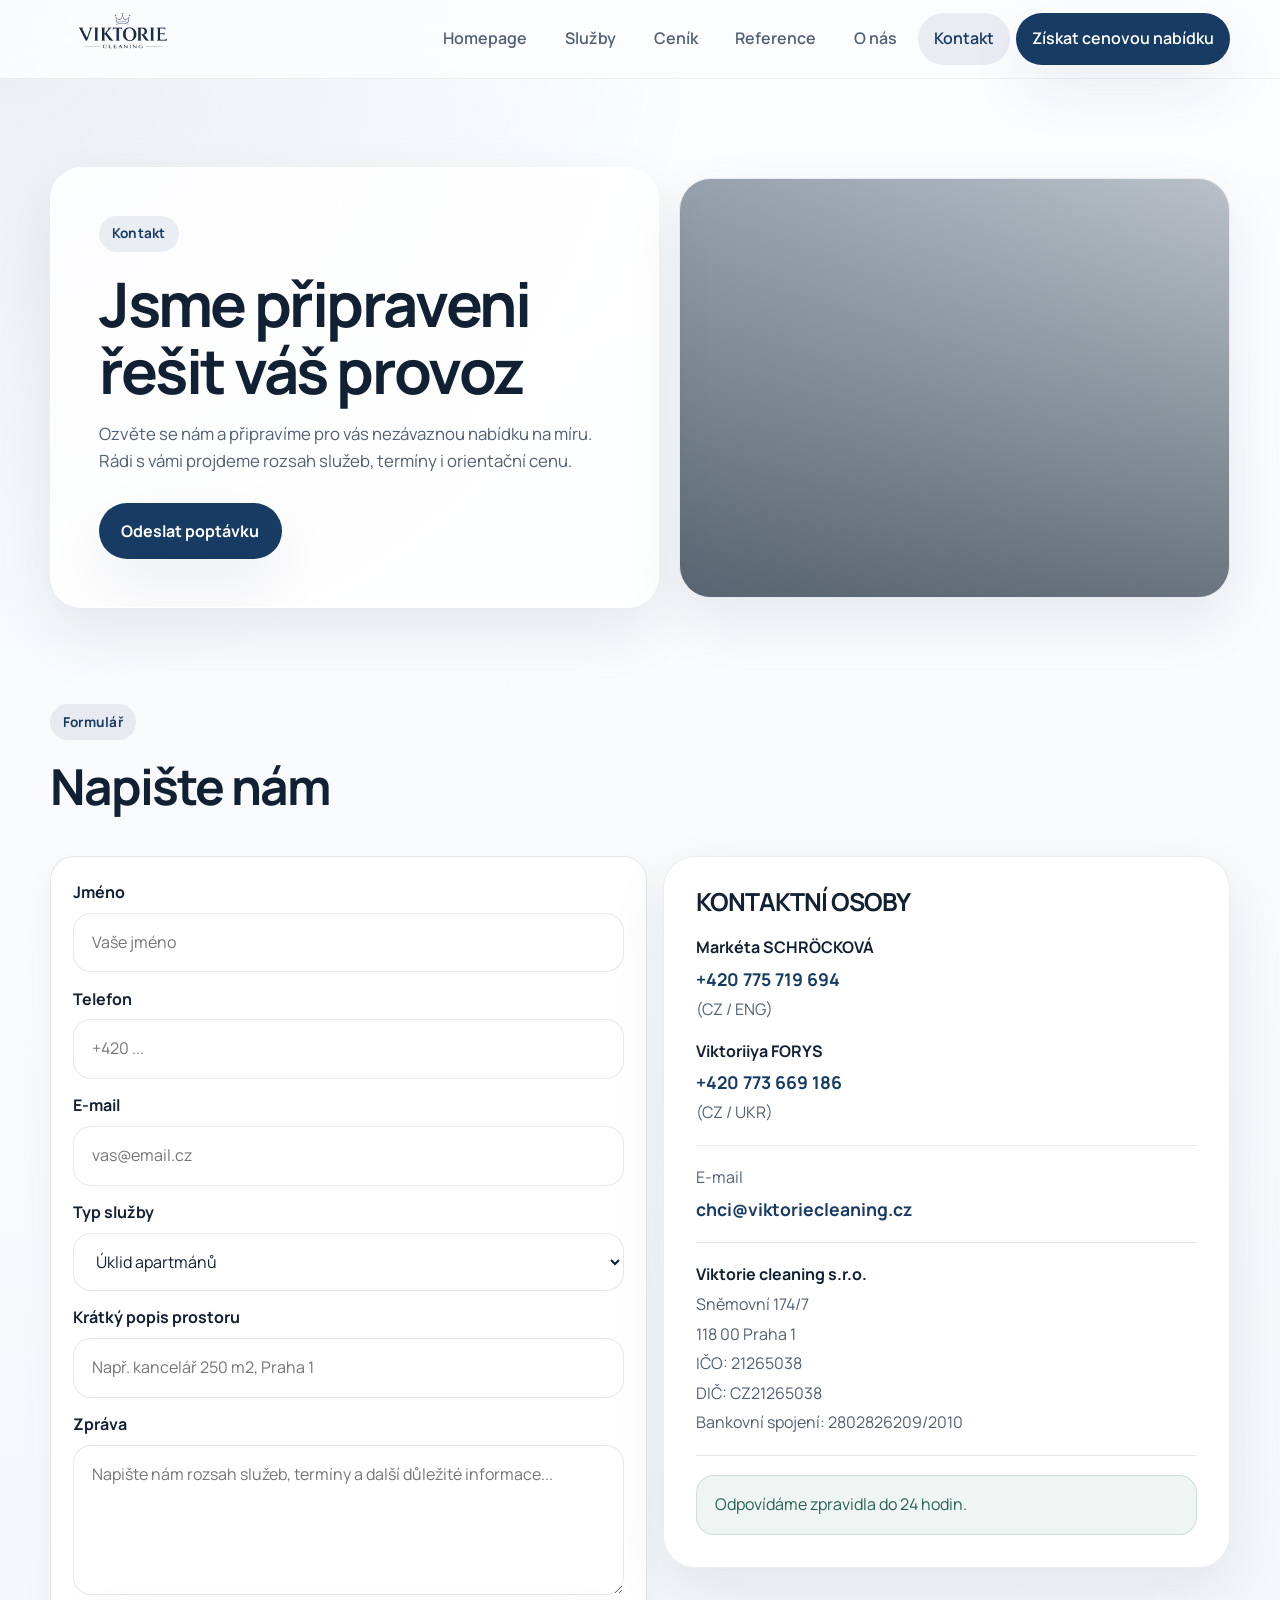
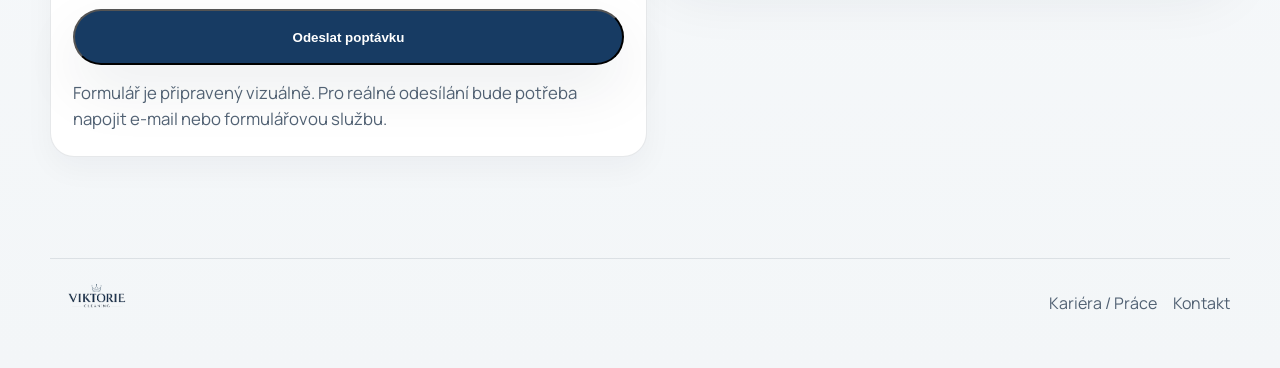
<file: kontakt.html>
<!DOCTYPE html>
<html lang="cs">
<head>
  <meta charset="UTF-8">
  <meta name="viewport" content="width=device-width, initial-scale=1.0">
  <title>Kontakt | Viktorie Cleaning</title>
  <meta name="description" content="Kontaktujte Viktorie Cleaning a získejte nezávaznou cenovou nabídku na úklid apartmánů, kanceláří nebo bytových domů v Praze.">
  <link rel="stylesheet" href="styles.css">
</head>
<body>
  <header class="site-header">
    <div class="container nav-wrap">
      <a class="brand" href="index.html"><img class="brand-logo" src="logo-vc.png" alt="Viktorie Cleaning"></a>
      <button class="nav-toggle" data-nav-toggle="#kontakt-nav" aria-expanded="false" aria-label="Otevřít menu">Menu</button>
      <nav class="nav-links" id="kontakt-nav">
        <a href="index.html">Homepage</a>
        <a href="sluzby.html">Služby</a>
        <a href="cenik.html">Ceník</a>
        <a href="reference.html">Reference</a>
        <a href="o-nas.html">O nás</a>
        <a class="active" href="kontakt.html">Kontakt</a>
        <a class="nav-cta" href="kontakt.html">Získat cenovou nabídku</a>
      </nav>
    </div>
  </header>
  <main>
    <section class="page-hero">
      <div class="container contact-hero-grid">
        <div class="page-hero-copy">
          <span class="eyebrow">Kontakt</span>
          <h1>Jsme připraveni řešit váš provoz</h1>
          <p>Ozvěte se nám a připravíme pro vás nezávaznou nabídku na míru. Rádi s vámi projdeme rozsah služeb, termíny i orientační cenu.</p>
          <div class="hero-actions">
            <a class="button button-primary" href="#kontaktni-formular">Odeslat poptávku</a>
          </div>
        </div>
        <div class="contact-hero-photo page-photo photo-services" aria-hidden="true"></div>
      </div>
    </section>

    <section class="section">
      <div class="container">
        <div class="section-head">
          <div>
            <span class="eyebrow">Formulář</span>
            <h2>Napište nám</h2>
          </div>
        </div>
        <div class="contact-layout">
          <div class="feature-panel">
            <form class="contact-form" id="kontaktni-formular">
              <div class="field">
                <label for="name">Jméno</label>
                <input id="name" name="name" type="text" placeholder="Vaše jméno">
              </div>
              <div class="field">
                <label for="phone">Telefon</label>
                <input id="phone" name="phone" type="tel" placeholder="+420 ...">
              </div>
              <div class="field">
                <label for="email">E-mail</label>
                <input id="email" name="email" type="email" placeholder="vas@email.cz">
              </div>
              <div class="field">
                <label for="service">Typ služby</label>
                <select id="service" name="service">
                  <option>Úklid apartmánů</option>
                  <option>Úklid kanceláří</option>
                  <option>Bytové domy</option>
                  <option>Generální úklid</option>
                  <option>Mytí oken</option>
                  <option>Tepování</option>
                </select>
              </div>
              <div class="field">
                <label for="space">Krátký popis prostoru</label>
                <input id="space" name="space" type="text" placeholder="Např. kancelář 250 m2, Praha 1">
              </div>
              <div class="field">
                <label for="message">Zpráva</label>
                <textarea id="message" name="message" placeholder="Napište nám rozsah služeb, termíny a další důležité informace..."></textarea>
              </div>
              <button class="button button-primary" type="submit">Odeslat poptávku</button>
              <div class="small-note">Formulář je připravený vizuálně. Pro reálné odesílání bude potřeba napojit e-mail nebo formulářovou službu.</div>
            </form>
          </div>
          <div class="contact-card">
            <h3>KONTAKTNÍ OSOBY</h3>
            <div class="contact-person-list">
              <div class="contact-person">
                <strong>Markéta SCHRÖCKOVÁ</strong>
                <a href="tel:+420775719694">+420 775 719 694</a>
                <span>(CZ / ENG)</span>
              </div>
              <div class="contact-person">
                <strong>Viktoriiya FORYS</strong>
                <a href="tel:+420773669186">+420 773 669 186</a>
                <span>(CZ / UKR)</span>
              </div>
            </div>
            <div class="contact-divider"></div>
            <div class="contact-info-block">
              <span class="contact-label">E-mail</span>
              <a href="mailto:chci@viktoriecleaning.cz">chci@viktoriecleaning.cz</a>
            </div>
            <div class="contact-divider"></div>
            <div class="contact-info-block">
              <strong>Viktorie cleaning s.r.o.</strong>
              <span>Sněmovní 174/7</span>
              <span>118 00 Praha 1</span>
              <span>IČO: 21265038</span>
              <span>DIČ: CZ21265038</span>
              <span>Bankovní spojení: 2802826209/2010</span>
            </div>
            <div class="contact-divider"></div>
            <div class="notice">Odpovídáme zpravidla do 24 hodin.</div>
          </div>
        </div>
      </div>
    </section>
  </main>
  <footer class="footer">
    <div class="container footer-bar">
      <div><img class="footer-logo" src="logo-vc.png" alt="Viktorie Cleaning"></div>
      <nav class="footer-nav"><a href="kariera.html">Kariéra / Práce</a><a href="kontakt.html">Kontakt</a></nav>
    </div>
  </footer>
  <script src="script.js"></script>
</body>
</html>
</file>
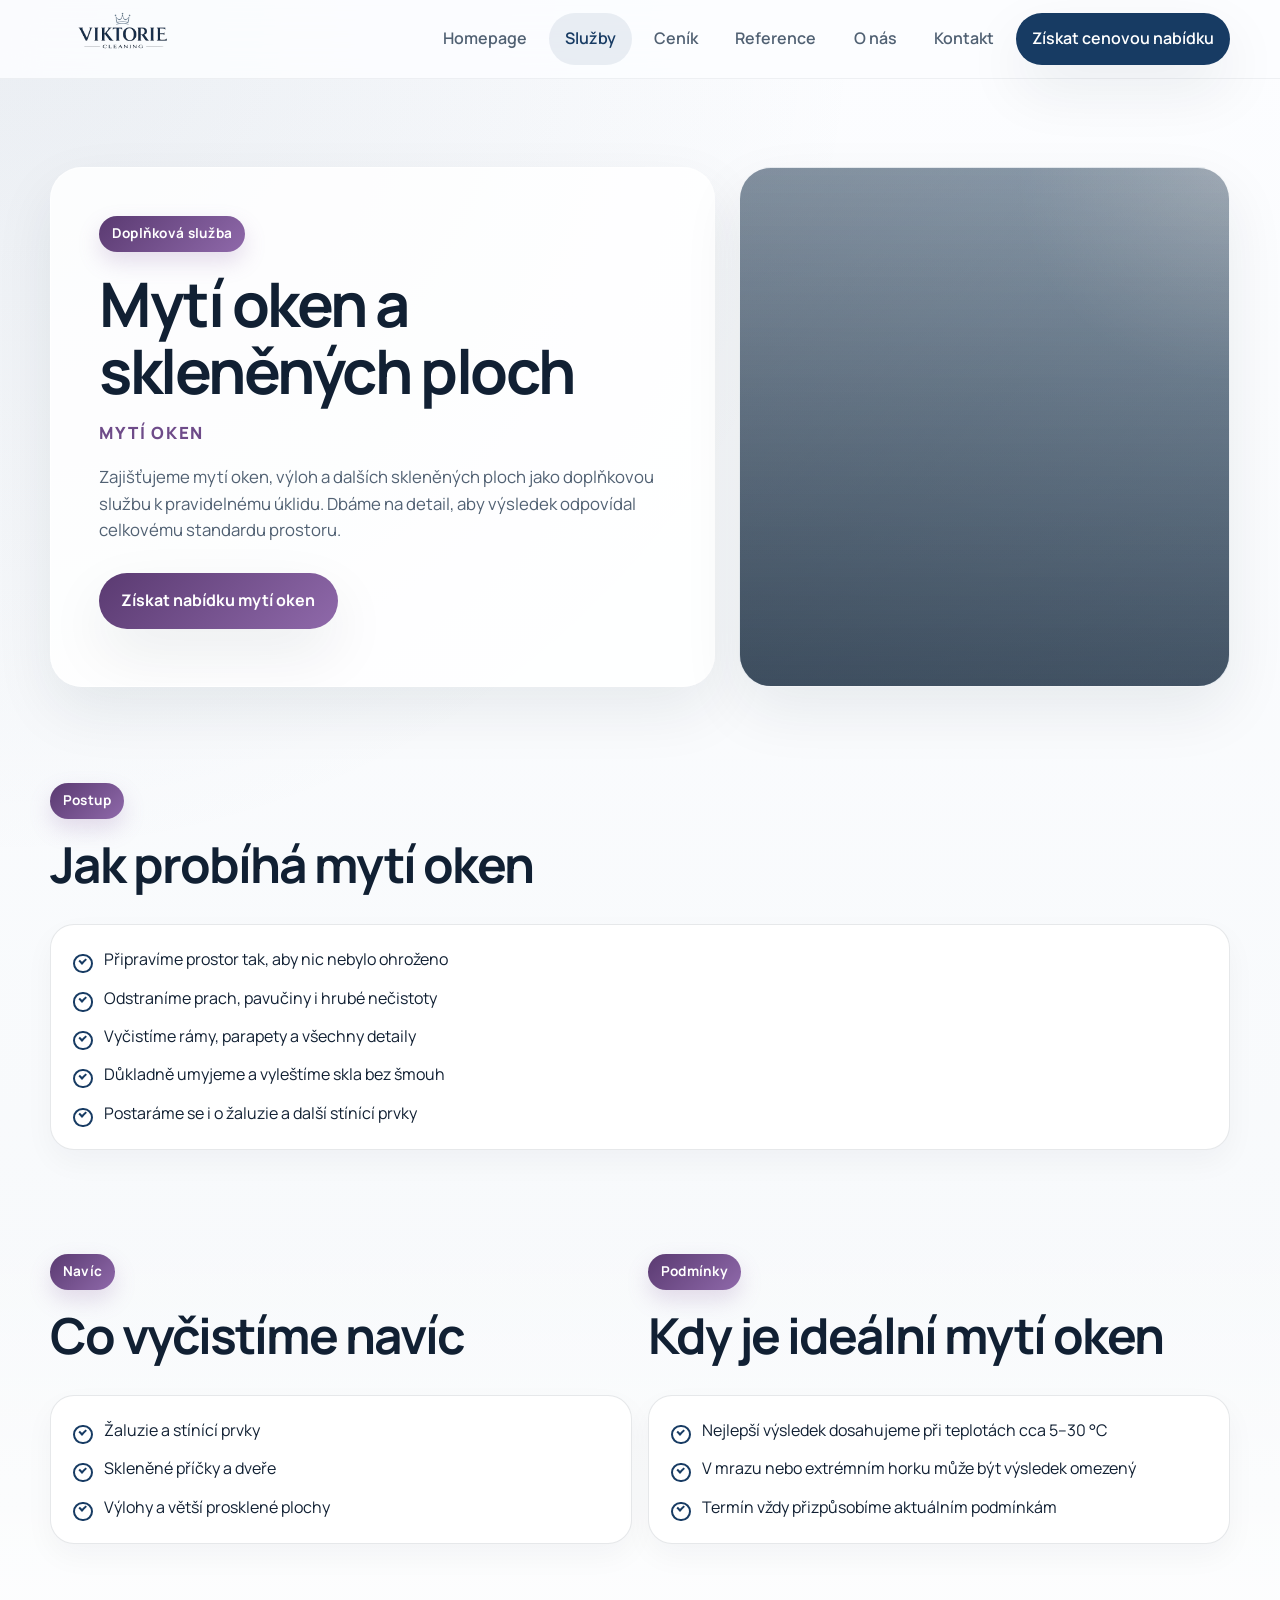
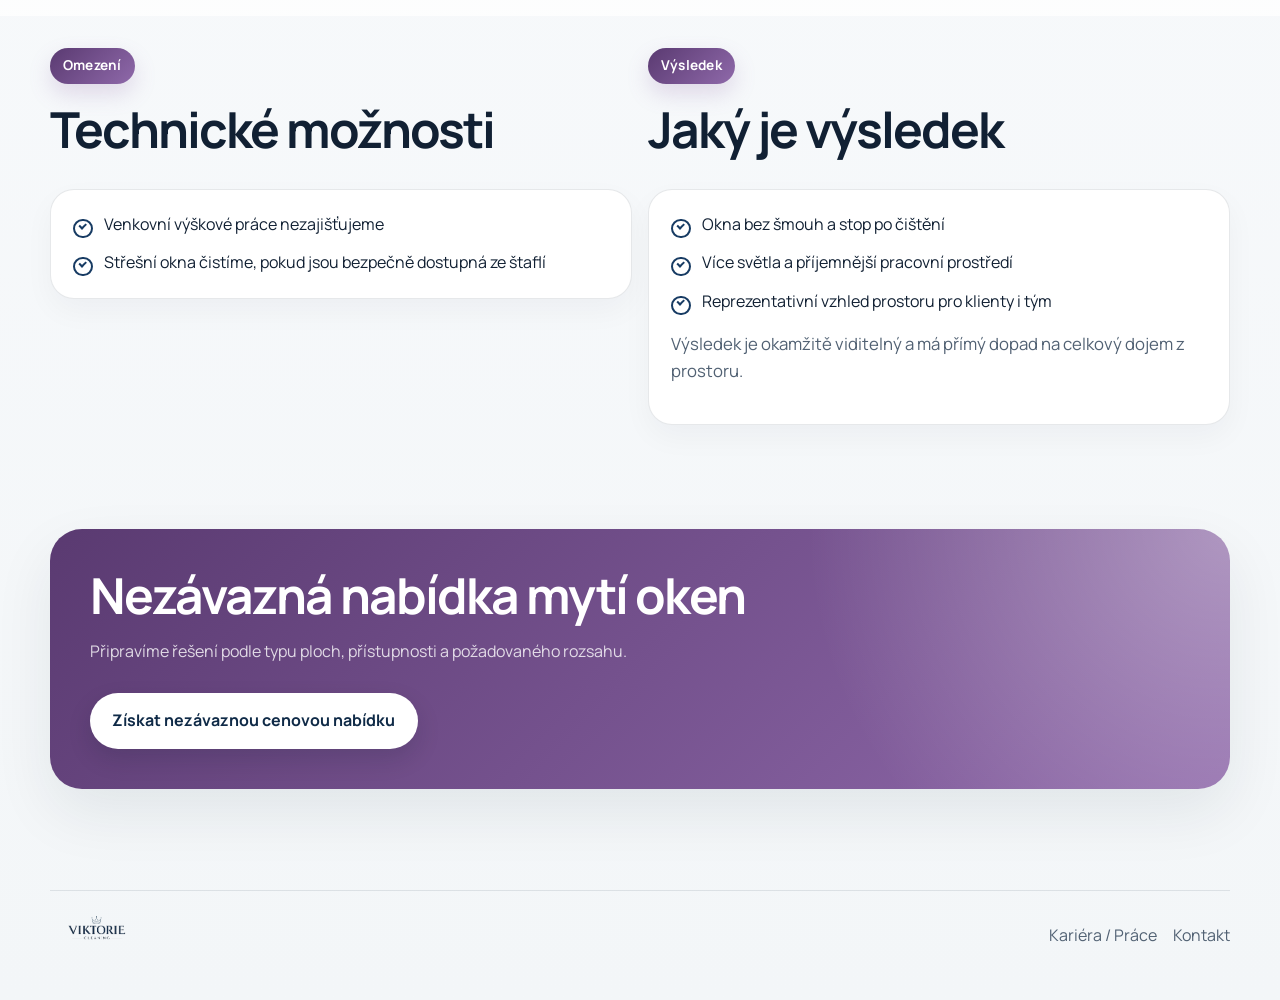
<file: myti-oken.html>
<!DOCTYPE html>
<html lang="cs">
<head>
  <meta charset="UTF-8">
  <meta name="viewport" content="width=device-width, initial-scale=1.0">
  <title>Mytí oken | Viktorie Cleaning</title>
  <meta name="description" content="Mytí oken a prosklených ploch v Praze. Čistý výhled, reprezentativní vzhled a realizace podle přístupnosti objektu.">
  <link rel="stylesheet" href="styles.css">
</head>
<body class="page-windows">
  <header class="site-header">
    <div class="container nav-wrap">
      <a class="brand" href="index.html"><img class="brand-logo" src="logo-vc.png" alt="Viktorie Cleaning"></a>
      <button class="nav-toggle" data-nav-toggle="#okna-nav" aria-expanded="false" aria-label="Otevřít menu">Menu</button>
      <nav class="nav-links" id="okna-nav">
        <a href="index.html">Homepage</a>
        <a class="active" href="sluzby.html">Služby</a>
        <a href="cenik.html">Ceník</a>
        <a href="reference.html">Reference</a>
        <a href="o-nas.html">O nás</a>
        <a href="kontakt.html">Kontakt</a>
        <a class="nav-cta" href="kontakt.html">Získat cenovou nabídku</a>
      </nav>
    </div>
  </header>
  <main>
    <section class="page-hero">
      <div class="container page-hero-grid">
        <div class="page-hero-copy">
          <span class="eyebrow">Doplňková služba</span>
          <h1>Mytí oken a skleněných ploch</h1>
          <p class="banner-meta">MYTÍ OKEN</p>
          <p>Zajišťujeme mytí oken, výloh a dalších skleněných ploch jako doplňkovou službu k pravidelnému úklidu. Dbáme na detail, aby výsledek odpovídal celkovému standardu prostoru.</p>
          <div class="cta-row"><a class="button button-primary" href="kontakt.html">Získat nabídku mytí oken</a></div>
        </div>
        <div class="page-hero-visual page-photo photo-windows" aria-hidden="true"></div>
      </div>
    </section>

    <section class="section">
      <div class="container">
        <div class="section-head" style="margin-bottom: 1rem;">
          <div>
            <span class="eyebrow">Postup</span>
            <h2>Jak probíhá mytí oken</h2>
          </div>
        </div>
        <div class="feature-panel">
          <ul class="check-list">
            <li>Připravíme prostor tak, aby nic nebylo ohroženo</li>
            <li>Odstraníme prach, pavučiny i hrubé nečistoty</li>
            <li>Vyčistíme rámy, parapety a všechny detaily</li>
            <li>Důkladně umyjeme a vyleštíme skla bez šmouh</li>
            <li>Postaráme se i o žaluzie a další stínící prvky</li>
          </ul>
        </div>
      </div>
    </section>

    <section class="section section-alt">
      <div class="container grid-2">
        <div>
          <div class="section-head" style="margin-bottom: 1rem;">
            <div>
              <span class="eyebrow">Navíc</span>
              <h2>Co vyčistíme navíc</h2>
            </div>
          </div>
          <div class="feature-panel">
            <ul class="check-list">
              <li>Žaluzie a stínící prvky</li>
              <li>Skleněné příčky a dveře</li>
              <li>Výlohy a větší prosklené plochy</li>
            </ul>
          </div>
        </div>
        <div>
          <div class="section-head" style="margin-bottom: 1rem;">
            <div>
              <span class="eyebrow">Podmínky</span>
              <h2>Kdy je ideální mytí oken</h2>
            </div>
          </div>
          <div class="feature-panel">
            <ul class="check-list">
              <li>Nejlepší výsledek dosahujeme při teplotách cca 5–30 °C</li>
              <li>V mrazu nebo extrémním horku může být výsledek omezený</li>
              <li>Termín vždy přizpůsobíme aktuálním podmínkám</li>
            </ul>
          </div>
        </div>
      </div>
    </section>

    <section class="section">
      <div class="container grid-2">
        <div>
          <div class="section-head" style="margin-bottom: 1rem;">
            <div>
              <span class="eyebrow">Omezení</span>
              <h2>Technické možnosti</h2>
            </div>
          </div>
          <div class="feature-panel">
            <ul class="check-list">
              <li>Venkovní výškové práce nezajišťujeme</li>
              <li>Střešní okna čistíme, pokud jsou bezpečně dostupná ze štaflí</li>
            </ul>
          </div>
        </div>
        <div>
          <div class="section-head" style="margin-bottom: 1rem;">
            <div>
              <span class="eyebrow">Výsledek</span>
              <h2>Jaký je výsledek</h2>
            </div>
          </div>
          <div class="feature-panel">
            <ul class="check-list">
              <li>Okna bez šmouh a stop po čištění</li>
              <li>Více světla a příjemnější pracovní prostředí</li>
              <li>Reprezentativní vzhled prostoru pro klienty i tým</li>
            </ul>
            <p class="small-note">Výsledek je okamžitě viditelný a má přímý dopad na celkový dojem z prostoru.</p>
          </div>
        </div>
      </div>
    </section>

    <section class="section">
      <div class="container">
        <div class="cta-panel">
          <h2>Nezávazná nabídka mytí oken</h2>
          <p>Připravíme řešení podle typu ploch, přístupnosti a požadovaného rozsahu.</p>
          <div class="cta-row"><a class="button button-light" href="kontakt.html">Získat nezávaznou cenovou nabídku</a></div>
        </div>
      </div>
    </section>
  </main>
  <footer class="footer">
    <div class="container footer-bar">
      <div><img class="footer-logo" src="logo-vc.png" alt="Viktorie Cleaning"></div>
      <nav class="footer-nav"><a href="kariera.html">Kariéra / Práce</a><a href="kontakt.html">Kontakt</a></nav>
    </div>
  </footer>
  <script src="script.js"></script>
</body>
</html>
</file>
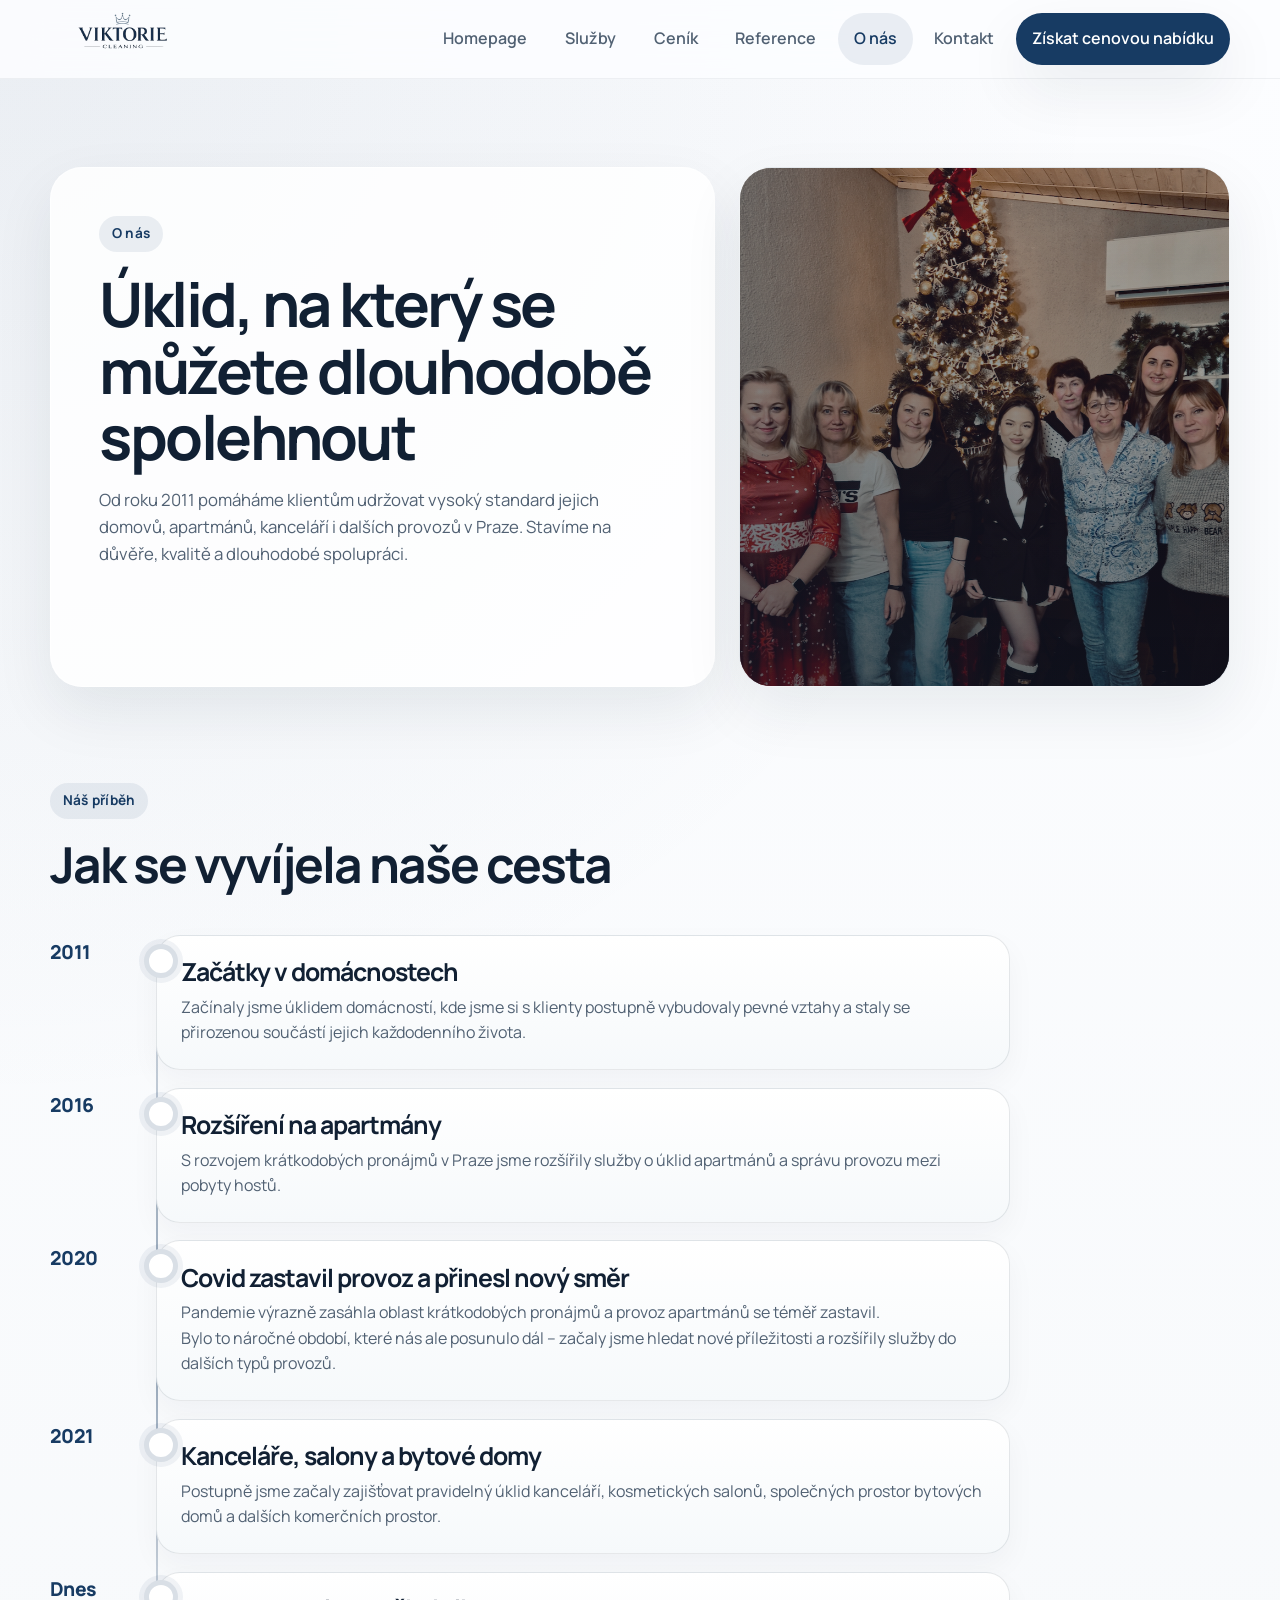
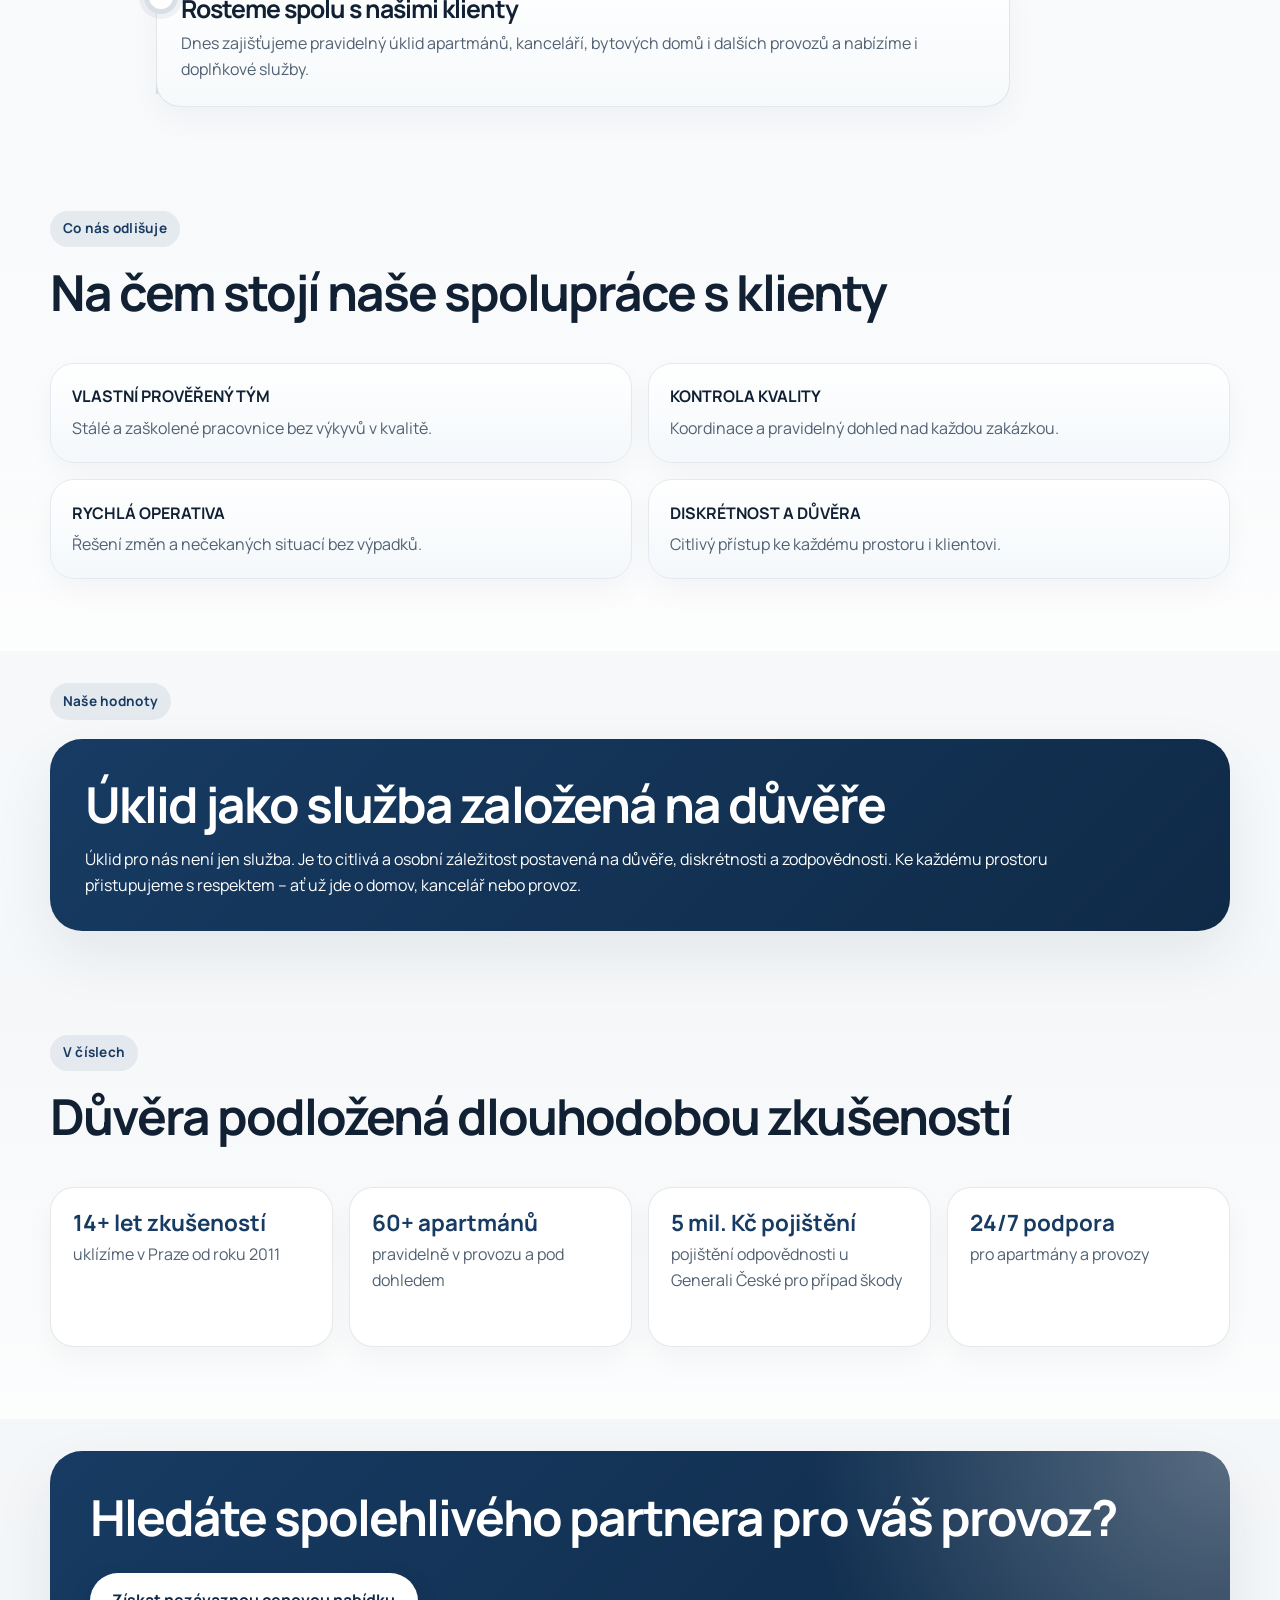
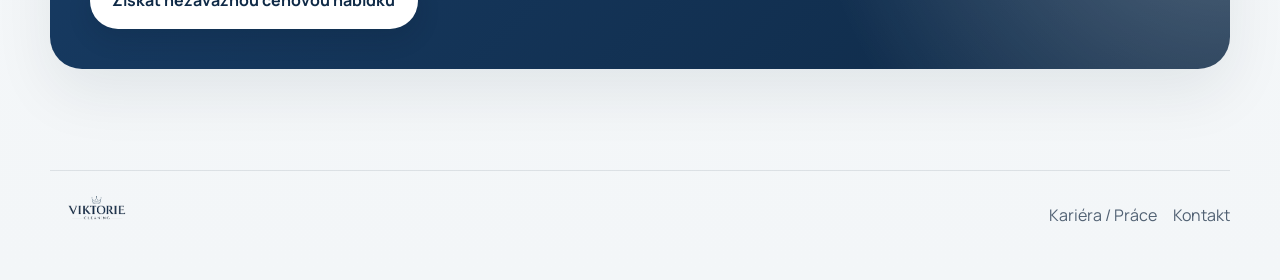
<file: o-nas.html>
<!DOCTYPE html>
<html lang="cs">
<head>
  <meta charset="UTF-8">
  <meta name="viewport" content="width=device-width, initial-scale=1.0">
  <title>O nás | Viktorie Cleaning</title>
  <meta name="description" content="Seznamte se s Viktorie Cleaning. Od roku 2011 stavíme na důvěře, kvalitě a dlouhodobé spolupráci v domácnostech, apartmánech, kancelářích i bytových domech v Praze.">
  <link rel="stylesheet" href="styles.css">
</head>
<body>
  <header class="site-header">
    <div class="container nav-wrap">
      <a class="brand" href="index.html"><img class="brand-logo" src="logo-vc.png" alt="Viktorie Cleaning"></a>
      <button class="nav-toggle" data-nav-toggle="#onas-nav" aria-expanded="false" aria-label="Otevřít menu">Menu</button>
      <nav class="nav-links" id="onas-nav">
        <a href="index.html">Homepage</a>
        <a href="sluzby.html">Služby</a>
        <a href="cenik.html">Ceník</a>
        <a href="reference.html">Reference</a>
        <a class="active" href="o-nas.html">O nás</a>
        <a href="kontakt.html">Kontakt</a>
        <a class="nav-cta" href="kontakt.html">Získat cenovou nabídku</a>
      </nav>
    </div>
  </header>
  <main>
    <section class="page-hero">
      <div class="container page-hero-grid">
        <div class="page-hero-copy">
          <span class="eyebrow">O nás</span>
          <h1>Úklid, na který se můžete dlouhodobě spolehnout</h1>
          <p>Od roku 2011 pomáháme klientům udržovat vysoký standard jejich domovů, apartmánů, kanceláří i dalších provozů v Praze. Stavíme na důvěře, kvalitě a dlouhodobé spolupráci.</p>
        </div>
        <div class="page-hero-visual page-photo photo-about-team" aria-hidden="true"></div>
      </div>
    </section>

    <section class="section">
      <div class="container">
        <div class="section-head">
          <div>
            <span class="eyebrow">Náš příběh</span>
            <h2>Jak se vyvíjela naše cesta</h2>
          </div>
        </div>
        <div class="story-timeline">
          <article class="story-item">
            <div class="story-year">2011</div>
            <div class="story-card">
              <h3>Začátky v domácnostech</h3>
              <p>Začínaly jsme úklidem domácností, kde jsme si s klienty postupně vybudovaly pevné vztahy a staly se přirozenou součástí jejich každodenního života.</p>
            </div>
          </article>
          <article class="story-item">
            <div class="story-year">2016</div>
            <div class="story-card">
              <h3>Rozšíření na apartmány</h3>
              <p>S rozvojem krátkodobých pronájmů v Praze jsme rozšířily služby o úklid apartmánů a správu provozu mezi pobyty hostů.</p>
            </div>
          </article>
          <article class="story-item">
            <div class="story-year">2020</div>
            <div class="story-card">
              <h3>Covid zastavil provoz a přinesl nový směr</h3>
              <p>Pandemie výrazně zasáhla oblast krátkodobých pronájmů a provoz apartmánů se téměř zastavil.</p>
              <p>Bylo to náročné období, které nás ale posunulo dál – začaly jsme hledat nové příležitosti a rozšířily služby do dalších typů provozů.</p>
            </div>
          </article>
          <article class="story-item">
            <div class="story-year">2021</div>
            <div class="story-card">
              <h3>Kanceláře, salony a bytové domy</h3>
              <p>Postupně jsme začaly zajišťovat pravidelný úklid kanceláří, kosmetických salonů, společných prostor bytových domů a dalších komerčních prostor.</p>
            </div>
          </article>
          <article class="story-item">
            <div class="story-year">Dnes</div>
            <div class="story-card">
              <h3>Rosteme spolu s našimi klienty</h3>
              <p>Dnes zajišťujeme pravidelný úklid apartmánů, kanceláří, bytových domů i dalších provozů a nabízíme i doplňkové služby.</p>
            </div>
          </article>
        </div>
      </div>
    </section>

    <section class="section section-alt">
      <div class="container">
        <div class="section-head">
          <div>
            <span class="eyebrow">Co nás odlišuje</span>
            <h2>Na čem stojí naše spolupráce s klienty</h2>
          </div>
        </div>
        <div class="why-list why-list-2x2">
          <div class="why-item">
            <strong>VLASTNÍ PROVĚŘENÝ TÝM</strong>
            <span class="subtle">Stálé a zaškolené pracovnice bez výkyvů v kvalitě.</span>
          </div>
          <div class="why-item">
            <strong>KONTROLA KVALITY</strong>
            <span class="subtle">Koordinace a pravidelný dohled nad každou zakázkou.</span>
          </div>
          <div class="why-item">
            <strong>RYCHLÁ OPERATIVA</strong>
            <span class="subtle">Řešení změn a nečekaných situací bez výpadků.</span>
          </div>
          <div class="why-item">
            <strong>DISKRÉTNOST A DŮVĚRA</strong>
            <span class="subtle">Citlivý přístup ke každému prostoru i klientovi.</span>
          </div>
        </div>
      </div>
    </section>

    <section class="section">
      <div class="container">
        <span class="eyebrow">Naše hodnoty</span>
        <div class="why-intro values-panel">
          <h2>Úklid jako služba založená na důvěře</h2>
          <p>Úklid pro nás není jen služba. Je to citlivá a osobní záležitost postavená na důvěře, diskrétnosti a zodpovědnosti. Ke každému prostoru přistupujeme s respektem – ať už jde o domov, kancelář nebo provoz.</p>
        </div>
      </div>
    </section>

    <section class="section section-alt">
      <div class="container">
        <div class="section-head">
          <div>
            <span class="eyebrow">V číslech</span>
            <h2>Důvěra podložená dlouhodobou zkušeností</h2>
          </div>
        </div>
        <div class="metrics trust-grid">
          <div class="card trust-card">
            <strong>14+ let zkušeností</strong>
            <span class="subtle">uklízíme v Praze od roku 2011</span>
          </div>
          <div class="card trust-card">
            <strong>60+ apartmánů</strong>
            <span class="subtle">pravidelně v provozu a pod dohledem</span>
          </div>
          <div class="card trust-card">
            <strong>5 mil. Kč pojištění</strong>
            <span class="subtle">pojištění odpovědnosti u Generali České pro případ škody</span>
          </div>
          <div class="card trust-card">
            <strong>24/7 podpora</strong>
            <span class="subtle">pro apartmány a provozy</span>
          </div>
        </div>
      </div>
    </section>

    <section class="section">
      <div class="container">
        <div class="cta-panel">
          <h2>Hledáte spolehlivého partnera pro váš provoz?</h2>
          <div class="cta-row"><a class="button button-light" href="kontakt.html">Získat nezávaznou cenovou nabídku</a></div>
        </div>
      </div>
    </section>
  </main>
  <footer class="footer">
    <div class="container footer-bar">
      <div><img class="footer-logo" src="logo-vc.png" alt="Viktorie Cleaning"></div>
      <nav class="footer-nav"><a href="kariera.html">Kariéra / Práce</a><a href="kontakt.html">Kontakt</a></nav>
    </div>
  </footer>
  <script src="script.js"></script>
</body>
</html>
</file>
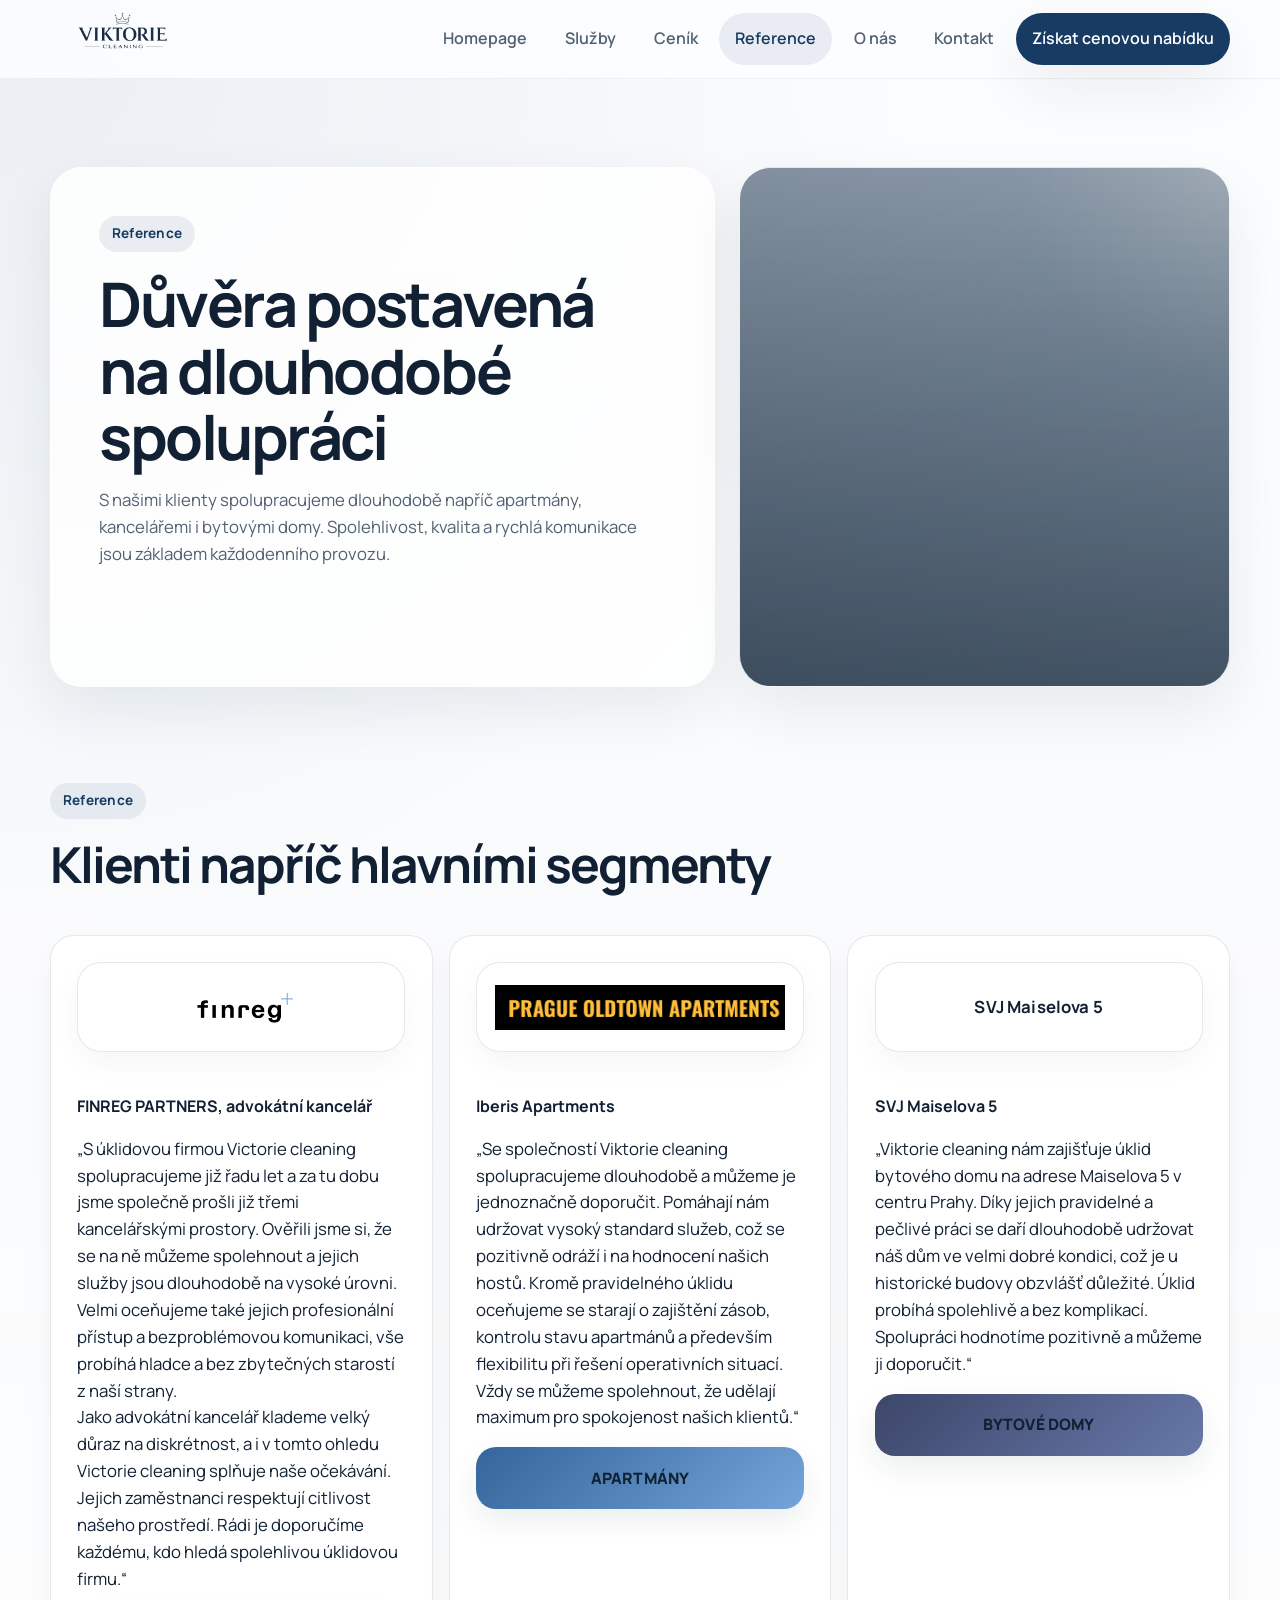
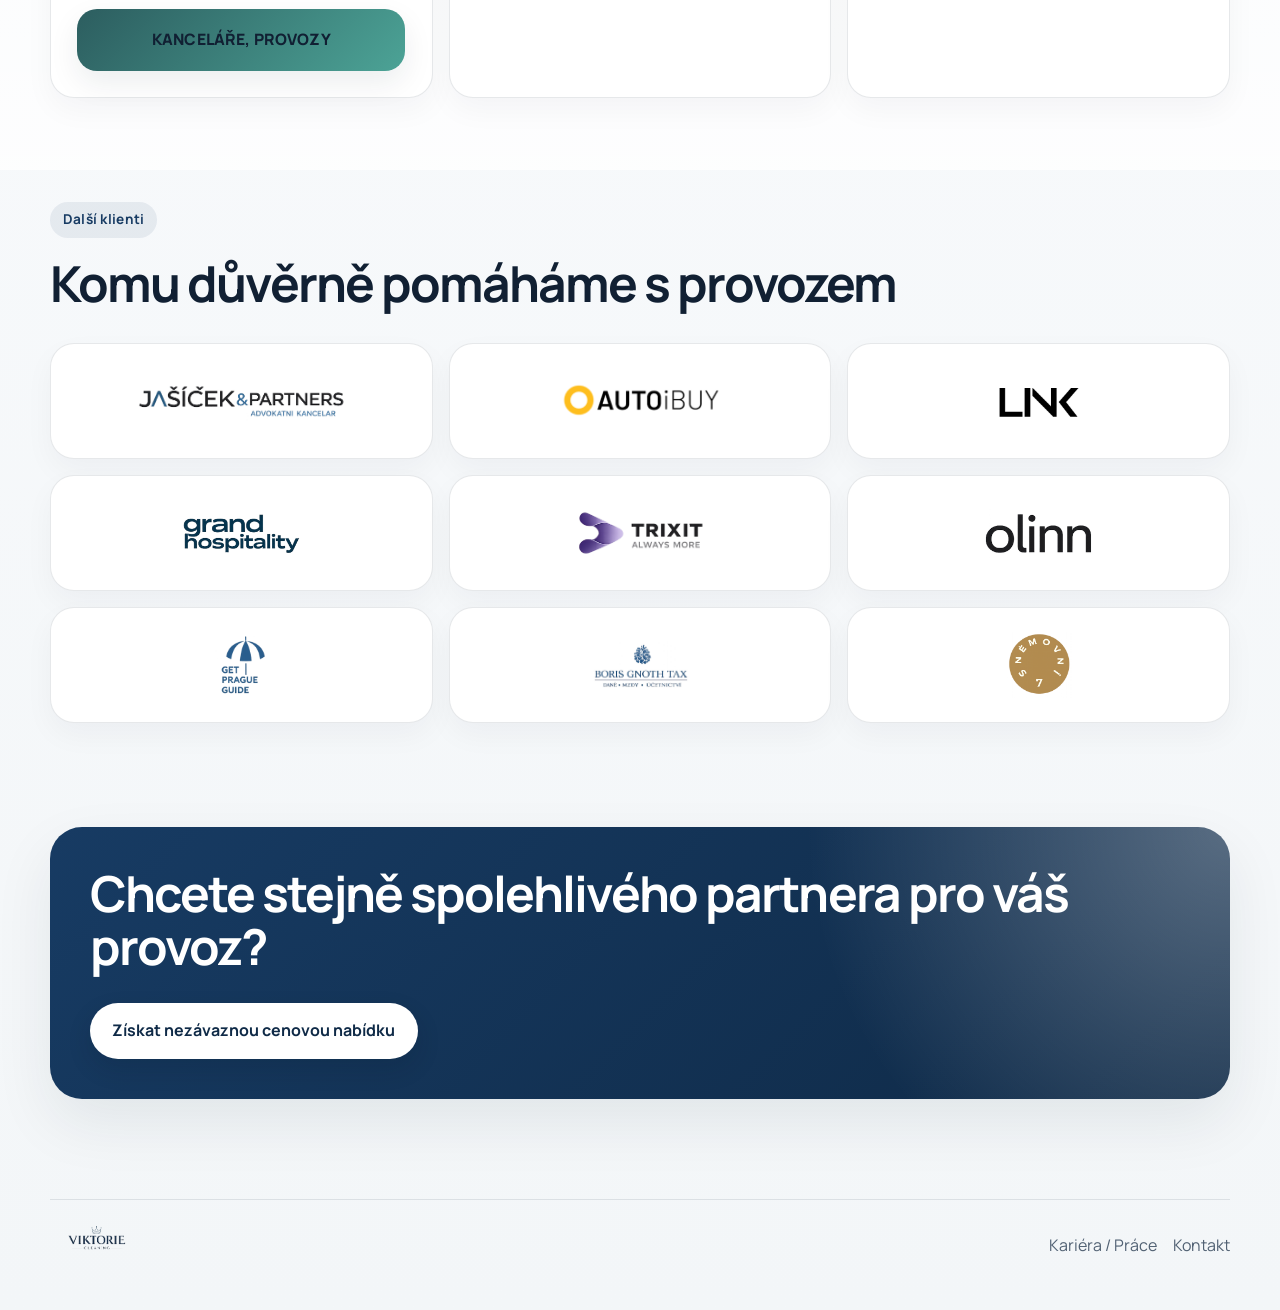
<file: reference.html>
<!DOCTYPE html>
<html lang="cs">
<head>
  <meta charset="UTF-8">
  <meta name="viewport" content="width=device-width, initial-scale=1.0">
  <title>Reference | Viktorie Cleaning</title>
  <meta name="description" content="Reference klientů Viktorie Cleaning z Prahy. Důraz na spolehlivost, stabilní kvalitu a rychlou komunikaci.">
  <link rel="stylesheet" href="styles.css">
</head>
<body>
  <header class="site-header">
    <div class="container nav-wrap">
      <a class="brand" href="index.html"><img class="brand-logo" src="logo-vc.png" alt="Viktorie Cleaning"></a>
      <button class="nav-toggle" data-nav-toggle="#reference-nav" aria-expanded="false" aria-label="Otevřít menu">Menu</button>
      <nav class="nav-links" id="reference-nav">
        <a href="index.html">Homepage</a>
        <a href="sluzby.html">Služby</a>
        <a href="cenik.html">Ceník</a>
        <a class="active" href="reference.html">Reference</a>
        <a href="o-nas.html">O nás</a>
        <a href="kontakt.html">Kontakt</a>
        <a class="nav-cta" href="kontakt.html">Získat cenovou nabídku</a>
      </nav>
    </div>
  </header>
  <main>
    <section class="page-hero">
      <div class="container page-hero-grid">
        <div class="page-hero-copy">
          <span class="eyebrow">Reference</span>
          <h1>Důvěra postavená na dlouhodobé spolupráci</h1>
          <p>S našimi klienty spolupracujeme dlouhodobě napříč apartmány, kancelářemi i bytovými domy. Spolehlivost, kvalita a rychlá komunikace jsou základem každodenního provozu.</p>
        </div>
        <div class="page-hero-visual page-photo photo-office" aria-hidden="true"></div>
      </div>
    </section>

    <section class="section section-alt">
      <div class="container">
        <div class="section-head">
          <div>
            <span class="eyebrow">Reference</span>
            <h2>Klienti napříč hlavními segmenty</h2>
          </div>
        </div>
        <div class="reference-feature-grid">
          <a class="quote-card quote-card-large reference-feature-card reference-card-link" href="https://www.finreg.cz" target="_blank" rel="noreferrer">
            <div class="reference-brand">
              <div class="logo-pill logo-pill-image">
                <img class="logo-mark" src="finreg-logo.png" alt="FINREG PARTNERS">
              </div>
              <strong>FINREG PARTNERS, advokátní kancelář</strong>
            </div>
            <p>„S úklidovou firmou Victorie cleaning spolupracujeme již řadu let a za tu dobu jsme společně prošli již třemi kancelářskými prostory. Ověřili jsme si, že se na ně můžeme spolehnout a jejich služby jsou dlouhodobě na vysoké úrovni. Velmi oceňujeme také jejich profesionální přístup a bezproblémovou komunikaci, vše probíhá hladce a bez zbytečných starostí z naší strany.</p>
            <p>Jako advokátní kancelář klademe velký důraz na diskrétnost, a i v tomto ohledu Victorie cleaning splňuje naše očekávání. Jejich zaměstnanci respektují citlivost našeho prostředí. Rádi je doporučíme každému, kdo hledá spolehlivou úklidovou firmu.“</p>
            <div class="quote-meta-bottom service-tag service-tag-office">KANCELÁŘE, PROVOZY</div>
          </a>
          <a class="quote-card quote-card-large reference-feature-card reference-card-link" href="https://www.prague-oldtown.holiday" target="_blank" rel="noreferrer">
            <div class="reference-brand">
              <div class="logo-pill logo-pill-image logo-pill-image-wide">
                <img class="logo-mark logo-mark-wide" src="prague-oldtown-logo.png" alt="Grand Hospitality">
              </div>
              <strong>Iberis Apartments</strong>
            </div>
            <p>„Se společností Viktorie cleaning spolupracujeme dlouhodobě a můžeme je jednoznačně doporučit. Pomáhají nám udržovat vysoký standard služeb, což se pozitivně odráží i na hodnocení našich hostů. Kromě pravidelného úklidu oceňujeme se starají o zajištění zásob, kontrolu stavu apartmánů a především flexibilitu při řešení operativních situací. Vždy se můžeme spolehnout, že udělají maximum pro spokojenost našich klientů.“</p>
            <div class="quote-meta-bottom service-tag service-tag-apartments">APARTMÁNY</div>
          </a>
          <article class="quote-card quote-card-large reference-feature-card">
            <div class="reference-brand">
              <div class="logo-pill">SVJ Maiselova 5</div>
              <strong>SVJ Maiselova 5</strong>
            </div>
            <p>„Viktorie cleaning nám zajišťuje úklid bytového domu na adrese Maiselova 5 v centru Prahy. Díky jejich pravidelné a pečlivé práci se daří dlouhodobě udržovat náš dům ve velmi dobré kondici, což je u historické budovy obzvlášť důležité. Úklid probíhá spolehlivě a bez komplikací. Spolupráci hodnotíme pozitivně a můžeme ji doporučit.“</p>
            <div class="quote-meta-bottom service-tag service-tag-houses">BYTOVÉ DOMY</div>
          </article>
        </div>
      </div>
    </section>

    <section class="section">
      <div class="container">
        <div class="section-head" style="margin-bottom: 1rem;">
          <div>
            <span class="eyebrow">Další klienti</span>
            <h2>Komu důvěrně pomáháme s provozem</h2>
          </div>
        </div>
        <div class="logo-strip">
          <a class="logo-pill logo-pill-image" href="https://jasicekpartners.cz" target="_blank" rel="noreferrer">
            <img class="logo-mark logo-mark-wide" src="jasicek-partners.png" alt="Jašíček & Partners">
          </a>
          <a class="logo-pill logo-pill-image" href="https://www.autoibuy.com" target="_blank" rel="noreferrer">
            <img class="logo-mark" src="autoibuy.png" alt="AUTOiBUY">
          </a>
          <a class="logo-pill logo-pill-image" href="https://linkstudio.cz" target="_blank" rel="noreferrer">
            <img class="logo-mark" src="linkstudio.png" alt="Link Studio">
          </a>
          <a class="logo-pill logo-pill-image" href="https://www.grandhospitality.cz" target="_blank" rel="noreferrer">
            <img class="logo-mark logo-mark-wide" src="grand-hospitality.png" alt="Grand Hospitality">
          </a>
          <a class="logo-pill logo-pill-image" href="https://www.trixit.cz/cs" target="_blank" rel="noreferrer">
            <img class="logo-mark" src="trixit.png" alt="TRIXIT">
          </a>
          <a class="logo-pill logo-pill-image" href="https://www.olinn.cz" target="_blank" rel="noreferrer">
            <img class="logo-mark" src="olinn.png" alt="Olinn">
          </a>
          <a class="logo-pill logo-pill-image" href="https://www.getpragueguide.com" target="_blank" rel="noreferrer">
            <img class="logo-mark logo-mark-tall" src="get-prague-guide.png" alt="Get Prague Guide">
          </a>
          <a class="logo-pill logo-pill-image" href="https://www.borisgnoth.cz" target="_blank" rel="noreferrer">
            <img class="logo-mark logo-mark-wide" src="boris-gnoth-tax.png" alt="Boris Gnoth Tax">
          </a>
          <div class="logo-pill logo-pill-image">
            <img class="logo-mark logo-mark-tall" src="semovniz.png" alt="Semovniz">
          </div>
        </div>
      </div>
    </section>

    <section class="section">
      <div class="container">
        <div class="cta-panel">
          <h2>Chcete stejně spolehlivého partnera pro váš provoz?</h2>
          <div class="cta-row"><a class="button button-light" href="kontakt.html">Získat nezávaznou cenovou nabídku</a></div>
        </div>
      </div>
    </section>
  </main>
  <footer class="footer">
    <div class="container footer-bar">
      <div><img class="footer-logo" src="logo-vc.png" alt="Viktorie Cleaning"></div>
      <nav class="footer-nav"><a href="kariera.html">Kariéra / Práce</a><a href="kontakt.html">Kontakt</a></nav>
    </div>
  </footer>
  <script src="script.js"></script>
</body>
</html>
</file>
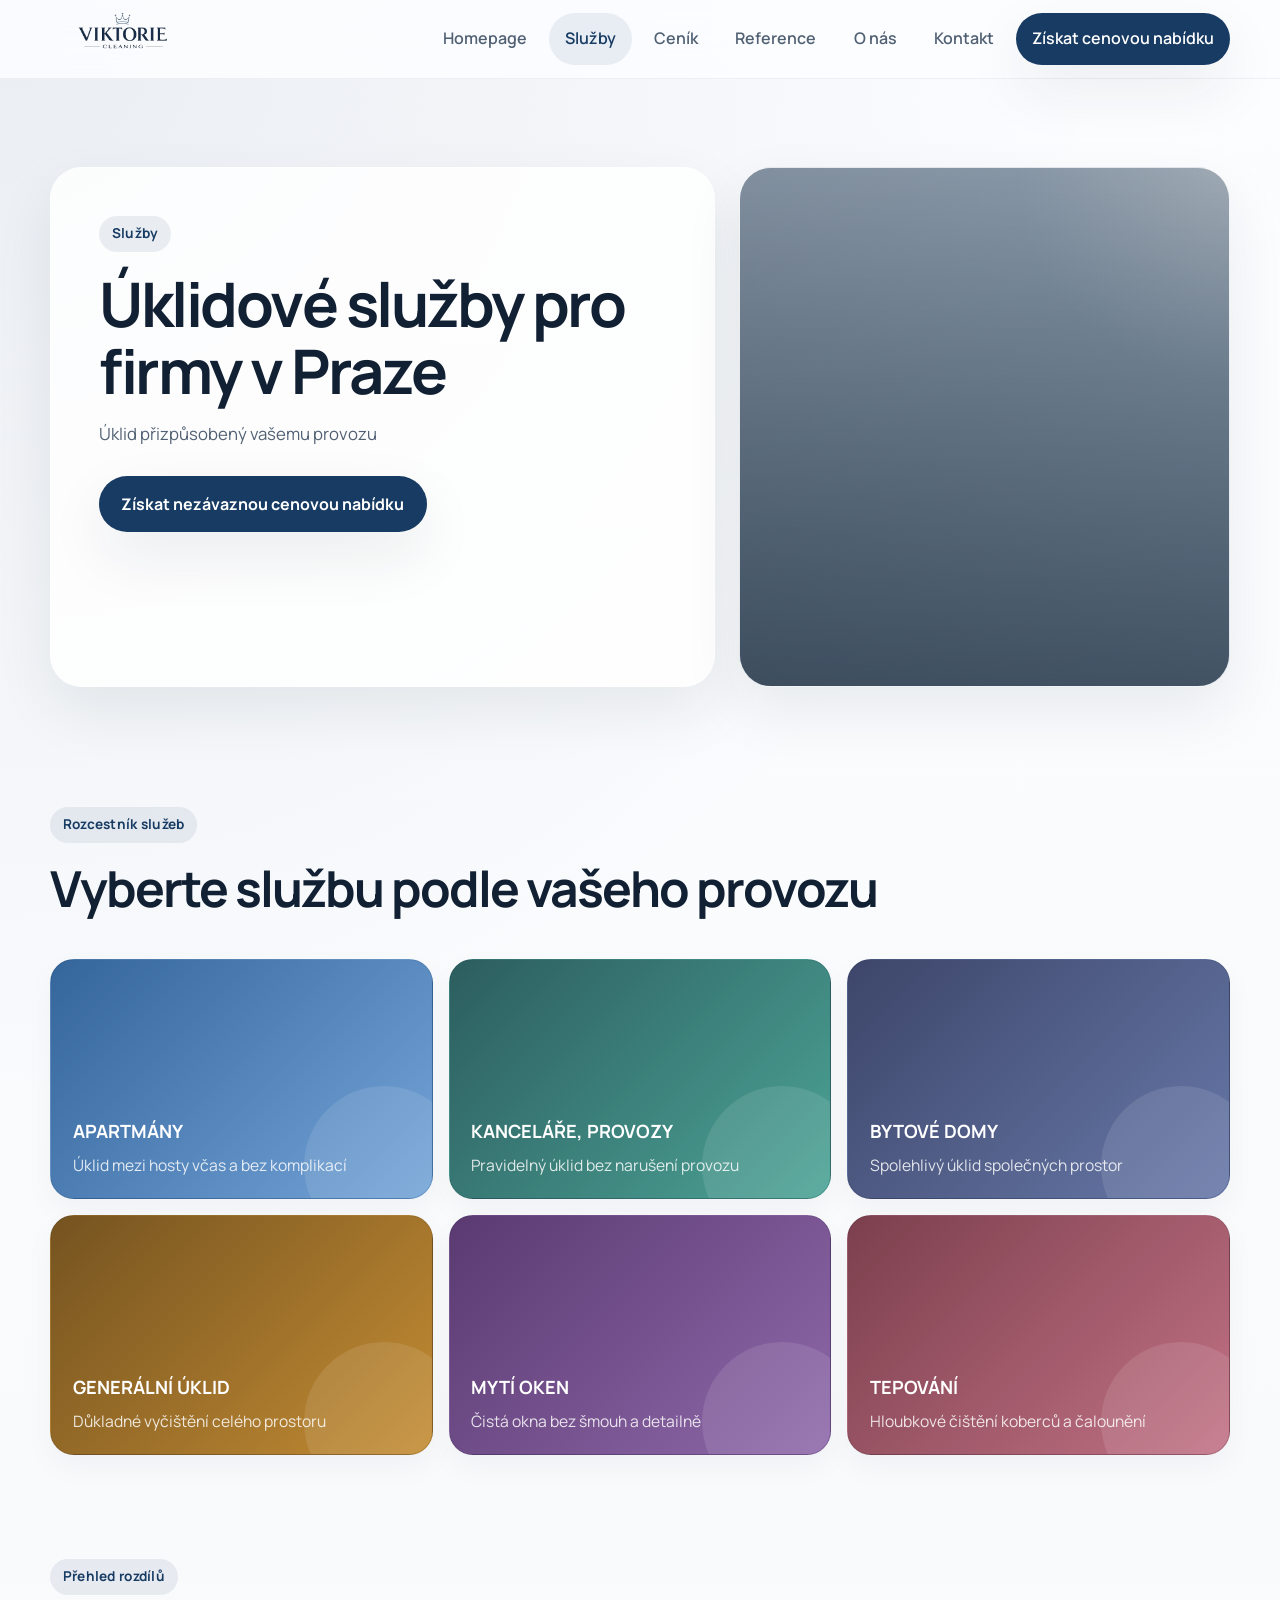
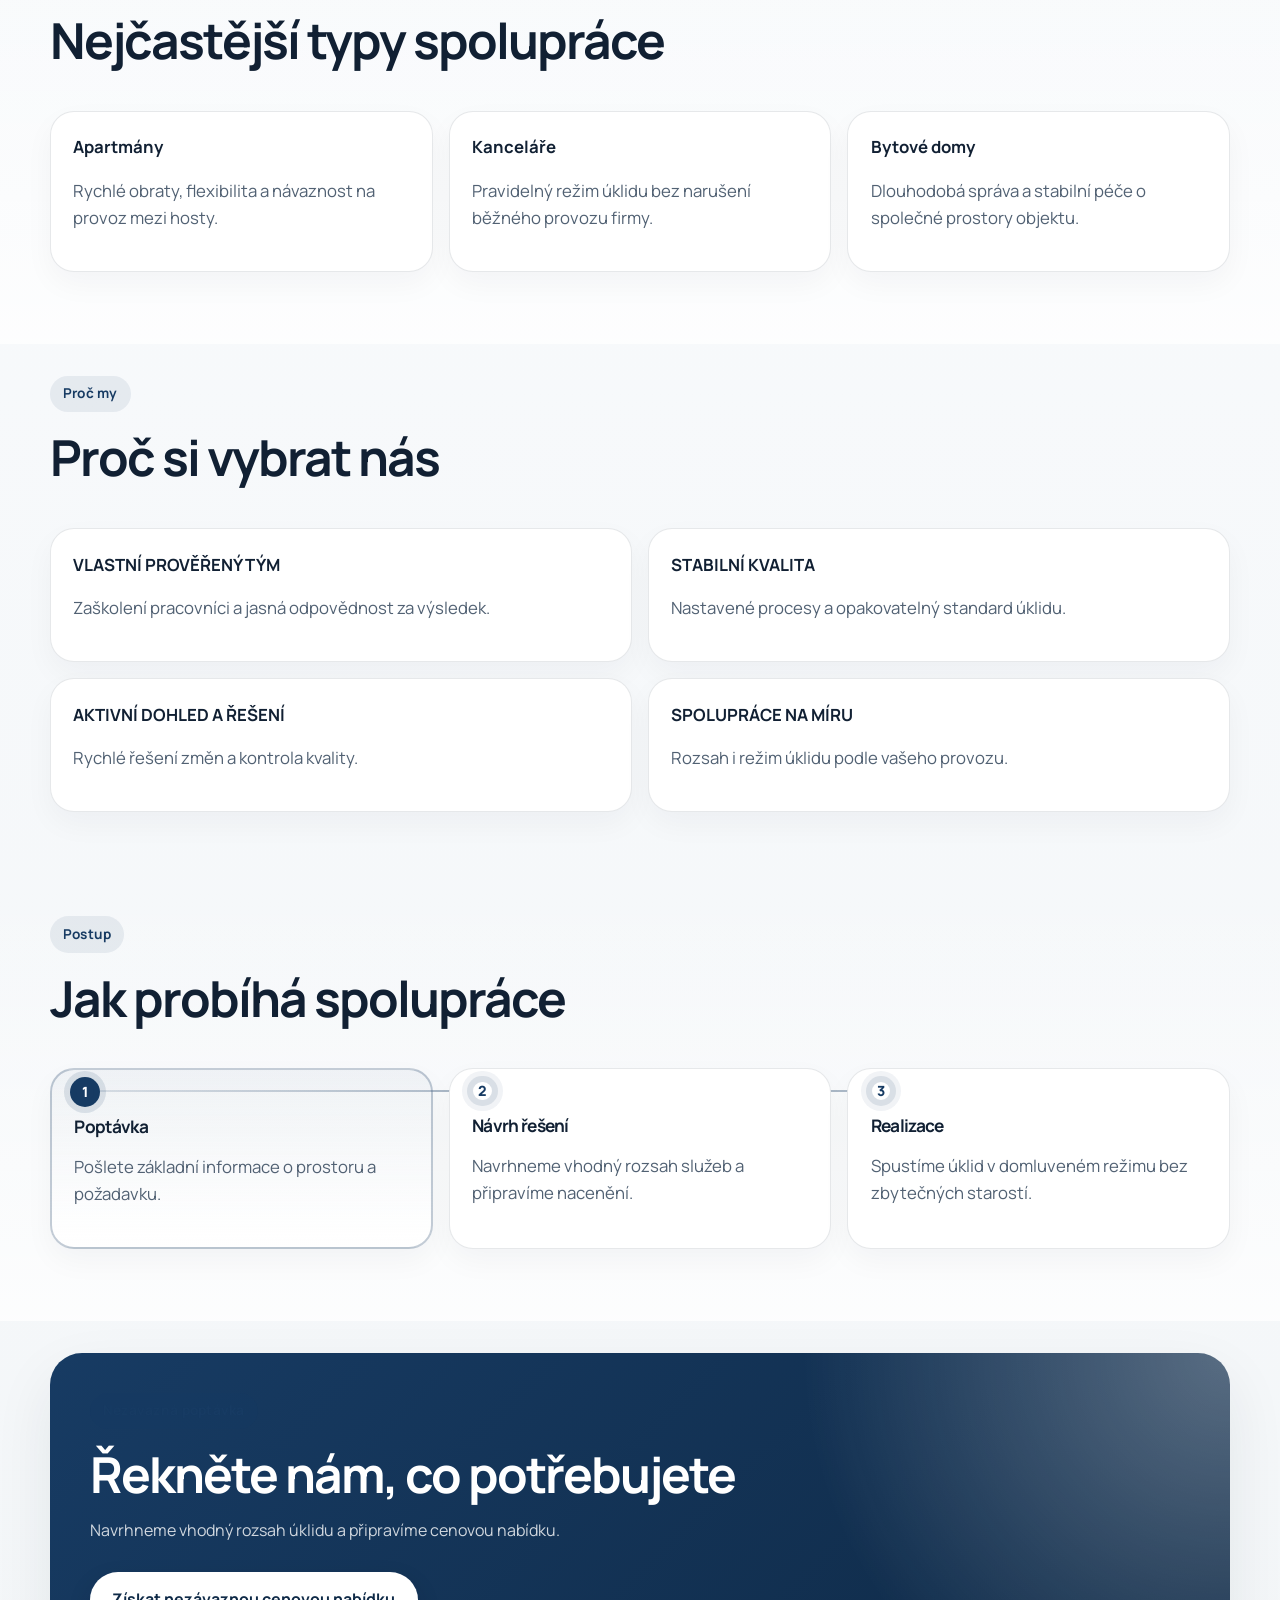
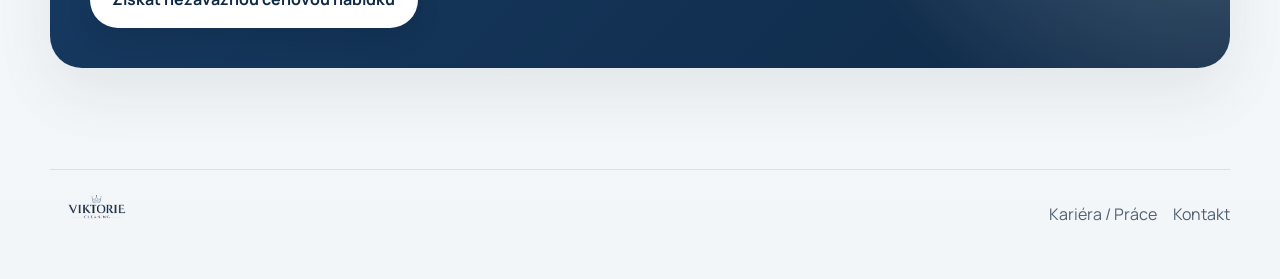
<file: sluzby.html>
<!DOCTYPE html>
<html lang="cs">
<head>
  <meta charset="UTF-8">
  <meta name="viewport" content="width=device-width, initial-scale=1.0">
  <title>Služby | Viktorie Cleaning</title>
  <meta name="description" content="Přehled služeb Viktorie Cleaning: úklid apartmánů, kanceláří, bytových domů, generální úklid, mytí oken a tepování.">
  <link rel="stylesheet" href="styles.css">
  <style>
    @media (max-width: 640px) {
      .services-steps-mobile {
        grid-template-columns: 1fr !important;
      }

      .services-steps-mobile::before {
        display: none !important;
      }

      .services-steps-mobile .step {
        display: grid;
        grid-template-columns: 1.9rem minmax(0, 1fr);
        column-gap: 0.9rem;
        align-items: start;
        padding: 1.2rem;
        min-height: auto;
      }

      .services-steps-mobile .step-dot {
        position: relative;
        left: auto;
        top: auto;
        grid-column: 1;
        grid-row: 1 / span 2;
        margin-top: 0.05rem;
      }

      .services-steps-mobile .step h3,
      .services-steps-mobile .step p {
        grid-column: 2;
        margin-left: 0;
      }
    }
  </style>
</head>
<body class="page-services">
  <header class="site-header">
    <div class="container nav-wrap">
      <a class="brand" href="index.html"><img class="brand-logo" src="logo-vc.png" alt="Viktorie Cleaning"></a>
      <button class="nav-toggle" data-nav-toggle="#sluzby-nav" aria-expanded="false" aria-label="Otevřít menu">Menu</button>
      <nav class="nav-links" id="sluzby-nav">
        <a href="index.html">Homepage</a>
        <a class="active" href="sluzby.html">Služby</a>
        <a href="cenik.html">Ceník</a>
        <a href="reference.html">Reference</a>
        <a href="o-nas.html">O nás</a>
        <a href="kontakt.html">Kontakt</a>
        <a class="nav-cta" href="kontakt.html">Získat cenovou nabídku</a>
      </nav>
    </div>
  </header>
  <main>
    <section class="page-hero">
      <div class="container page-hero-grid">
        <div class="page-hero-copy">
          <span class="eyebrow">Služby</span>
          <h1>Úklidové služby pro firmy v Praze</h1>
          <p>Úklid přizpůsobený vašemu provozu</p>
          <div class="cta-row">
            <a class="button button-primary" href="kontakt.html">Získat nezávaznou cenovou nabídku</a>
          </div>
        </div>
        <div class="page-hero-visual page-photo photo-services" aria-hidden="true"></div>
      </div>
    </section>
    <section class="section" style="padding-top: 3.5rem;">
      <div class="container">
        <div class="section-head">
          <div>
            <span class="eyebrow">Rozcestník služeb</span>
            <h2>Vyberte službu podle vašeho provozu</h2>
          </div>
        </div>
        <div class="service-grid service-grid-large">
          <a class="service-card service-tone-1" href="uklid-apartmanu.html"><div><strong>APARTMÁNY</strong><span>Úklid mezi hosty včas a bez komplikací</span></div></a>
          <a class="service-card service-tone-2" href="uklid-kancelari.html"><div><strong>KANCELÁŘE, PROVOZY</strong><span>Pravidelný úklid bez narušení provozu</span></div></a>
          <a class="service-card service-tone-3" href="bytove-domy.html"><div><strong>BYTOVÉ DOMY</strong><span>Spolehlivý úklid společných prostor</span></div></a>
          <a class="service-card service-tone-4" href="generalni-uklid.html"><div><strong>GENERÁLNÍ ÚKLID</strong><span>Důkladné vyčištění celého prostoru</span></div></a>
          <a class="service-card service-tone-5" href="myti-oken.html"><div><strong>MYTÍ OKEN</strong><span>Čistá okna bez šmouh a detailně</span></div></a>
          <a class="service-card service-tone-6" href="tepovani.html"><div><strong>TEPOVÁNÍ</strong><span>Hloubkové čištění koberců a čalounění</span></div></a>
        </div>
      </div>
    </section>

    <section class="section section-alt">
      <div class="container">
        <div class="section-head">
          <div>
            <span class="eyebrow">Přehled rozdílů</span>
            <h2>Nejčastější typy spolupráce</h2>
          </div>
        </div>
        <div class="grid-3">
          <div class="feature-panel">
            <strong class="mini-title">Apartmány</strong>
            <p class="muted">Rychlé obraty, flexibilita a návaznost na provoz mezi hosty.</p>
          </div>
          <div class="feature-panel">
            <strong class="mini-title">Kanceláře</strong>
            <p class="muted">Pravidelný režim úklidu bez narušení běžného provozu firmy.</p>
          </div>
          <div class="feature-panel">
            <strong class="mini-title">Bytové domy</strong>
            <p class="muted">Dlouhodobá správa a stabilní péče o společné prostory objektu.</p>
          </div>
        </div>
      </div>
    </section>

    <section class="section">
      <div class="container">
        <div class="section-head">
          <div>
            <span class="eyebrow">Proč my</span>
            <h2>Proč si vybrat nás</h2>
          </div>
        </div>
        <div class="grid-2">
          <div class="feature-panel">
            <strong class="mini-title">VLASTNÍ PROVĚŘENÝ TÝM</strong>
            <p class="muted">Zaškolení pracovníci a jasná odpovědnost za výsledek.</p>
          </div>
          <div class="feature-panel">
            <strong class="mini-title">STABILNÍ KVALITA</strong>
            <p class="muted">Nastavené procesy a opakovatelný standard úklidu.</p>
          </div>
          <div class="feature-panel">
            <strong class="mini-title">AKTIVNÍ DOHLED A ŘEŠENÍ</strong>
            <p class="muted">Rychlé řešení změn a kontrola kvality.</p>
          </div>
          <div class="feature-panel">
            <strong class="mini-title">SPOLUPRÁCE NA MÍRU</strong>
            <p class="muted">Rozsah i režim úklidu podle vašeho provozu.</p>
          </div>
        </div>
      </div>
    </section>

    <section class="section section-alt">
      <div class="container">
        <div class="section-head">
          <div>
            <span class="eyebrow">Postup</span>
            <h2>Jak probíhá spolupráce</h2>
          </div>
        </div>
        <div class="steps steps-3 timeline services-steps-mobile">
          <div class="step step-featured">
            <span class="step-dot">1</span>
            <h3>Poptávka</h3>
            <p class="muted">Pošlete základní informace o prostoru a požadavku.</p>
          </div>
          <div class="step">
            <span class="step-dot">2</span>
            <h3>Návrh řešení</h3>
            <p class="muted">Navrhneme vhodný rozsah služeb a připravíme nacenění.</p>
          </div>
          <div class="step">
            <span class="step-dot">3</span>
            <h3>Realizace</h3>
            <p class="muted">Spustíme úklid v domluveném režimu bez zbytečných starostí.</p>
          </div>
        </div>
      </div>
    </section>

    <section class="section">
      <div class="container">
        <div class="cta-panel">
          <span class="eyebrow">Nezávazná poptávka</span>
          <h2>Řekněte nám, co potřebujete</h2>
          <p>Navrhneme vhodný rozsah úklidu a připravíme cenovou nabídku.</p>
          <div class="cta-row">
            <a class="button button-light" href="kontakt.html">Získat nezávaznou cenovou nabídku</a>
          </div>
        </div>
      </div>
    </section>
  </main>
  <footer class="footer">
    <div class="container footer-bar">
      <div><img class="footer-logo" src="logo-vc.png" alt="Viktorie Cleaning"></div>
      <nav class="footer-nav"><a href="kariera.html">Kariéra / Práce</a><a href="kontakt.html">Kontakt</a></nav>
    </div>
  </footer>
  <script src="script.js"></script>
</body>
</html>
</file>
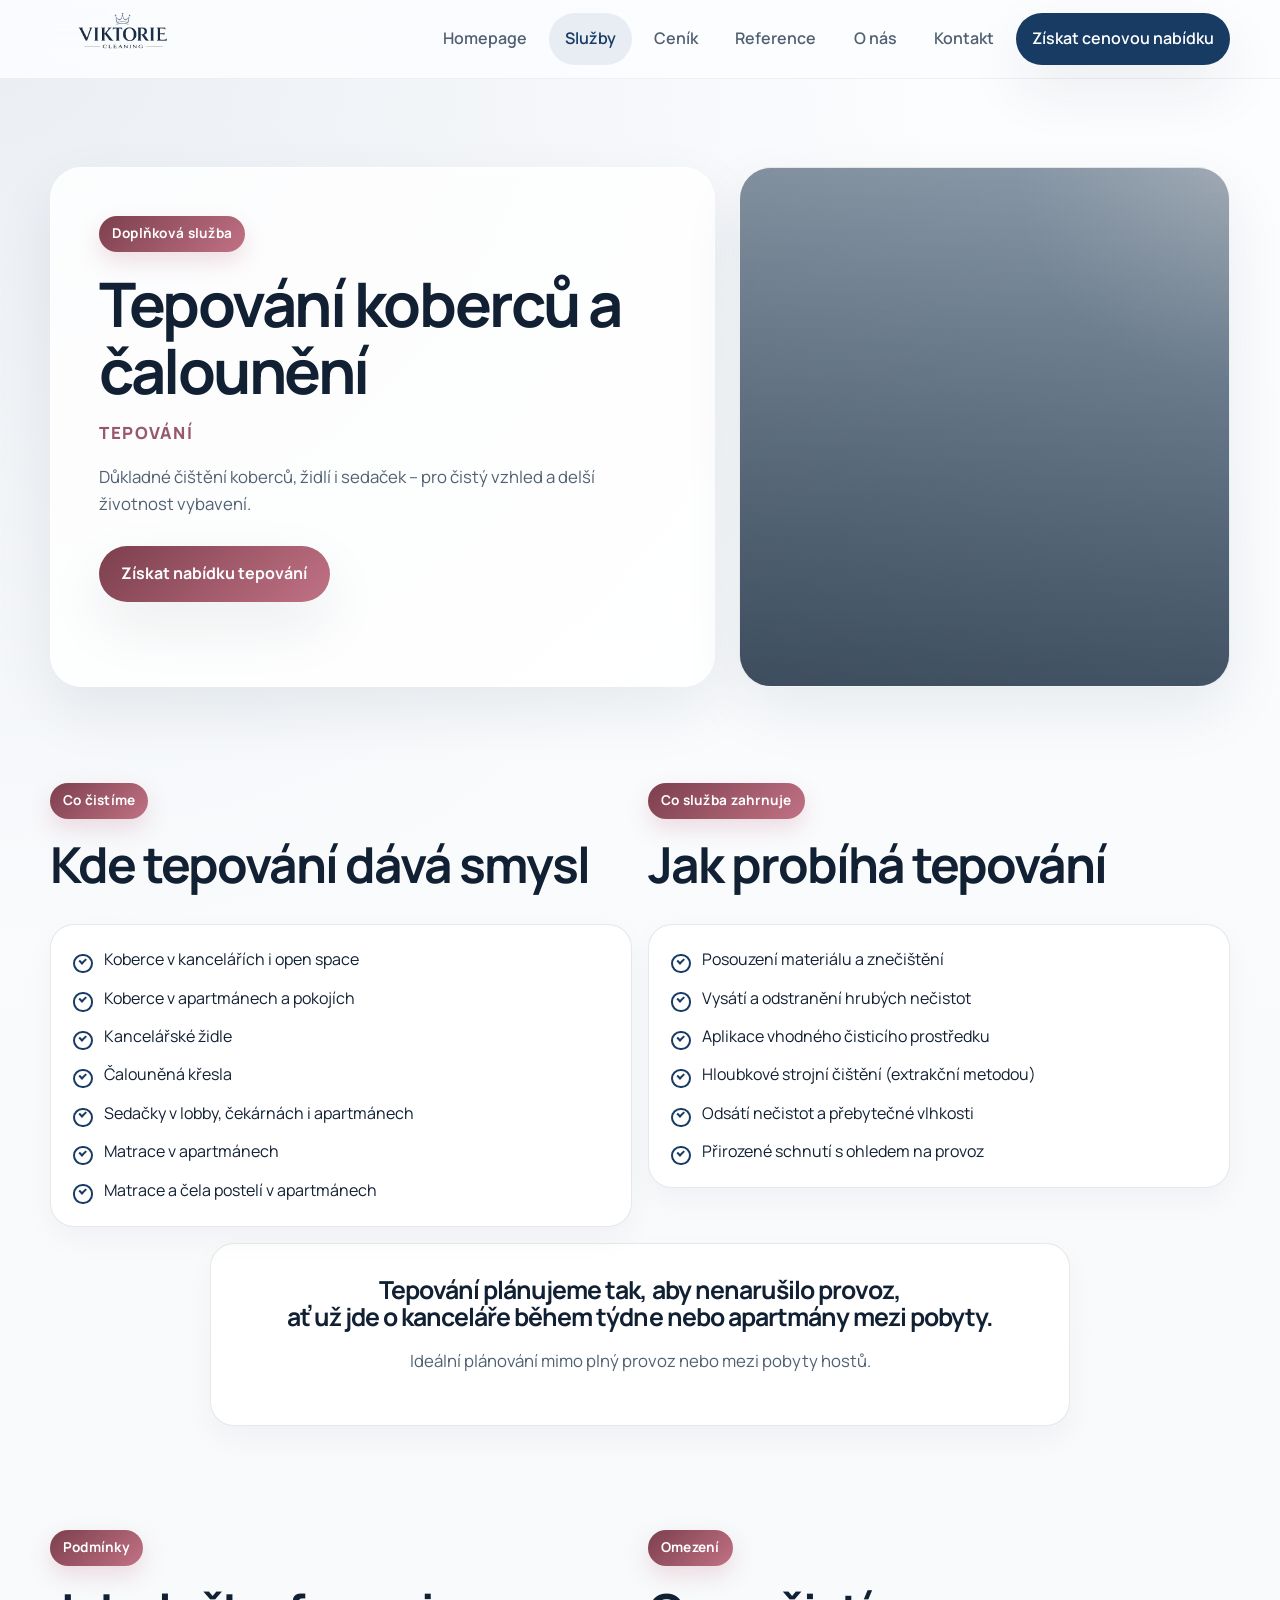
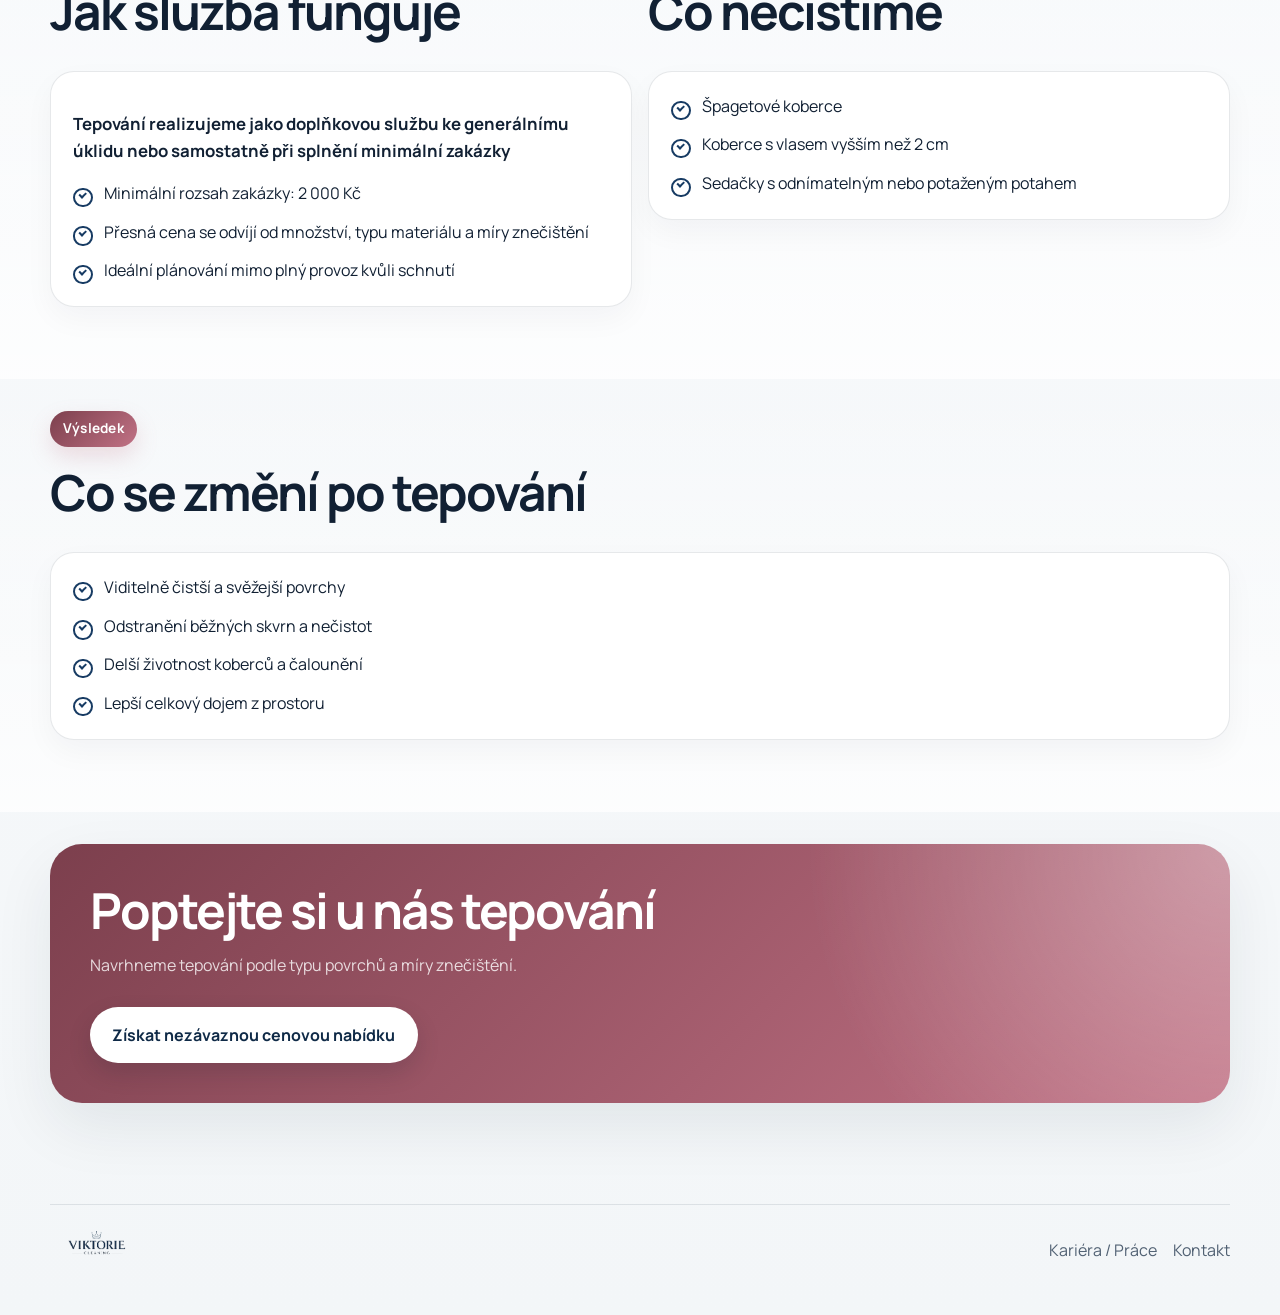
<file: tepovani.html>
<!DOCTYPE html>
<html lang="cs">
<head>
  <meta charset="UTF-8">
  <meta name="viewport" content="width=device-width, initial-scale=1.0">
  <title>Tepování | Viktorie Cleaning</title>
  <meta name="description" content="Tepování koberců a čalounění v Praze. Oživení textilních povrchů pro kanceláře, apartmány i společné prostory.">
  <link rel="stylesheet" href="styles.css">
</head>
<body class="page-upholstery">
  <header class="site-header">
    <div class="container nav-wrap">
      <a class="brand" href="index.html"><img class="brand-logo" src="logo-vc.png" alt="Viktorie Cleaning"></a>
      <button class="nav-toggle" data-nav-toggle="#tepovani-nav" aria-expanded="false" aria-label="Otevřít menu">Menu</button>
      <nav class="nav-links" id="tepovani-nav">
        <a href="index.html">Homepage</a>
        <a class="active" href="sluzby.html">Služby</a>
        <a href="cenik.html">Ceník</a>
        <a href="reference.html">Reference</a>
        <a href="o-nas.html">O nás</a>
        <a href="kontakt.html">Kontakt</a>
        <a class="nav-cta" href="kontakt.html">Získat cenovou nabídku</a>
      </nav>
    </div>
  </header>
  <main>
    <section class="page-hero">
      <div class="container page-hero-grid">
        <div class="page-hero-copy">
          <span class="eyebrow">Doplňková služba</span>
          <h1>Tepování koberců a čalounění</h1>
          <p class="banner-meta">TEPOVÁNÍ</p>
          <p>Důkladné čištění koberců, židlí i sedaček – pro čistý vzhled a delší životnost vybavení.</p>
          <div class="cta-row"><a class="button button-primary" href="kontakt.html">Získat nabídku tepování</a></div>
        </div>
        <div class="page-hero-visual page-photo photo-upholstery" aria-hidden="true"></div>
      </div>
    </section>
    <section class="section">
      <div class="container grid-2">
        <div>
          <div class="section-head" style="margin-bottom: 1rem;">
            <div>
              <span class="eyebrow">Co čistíme</span>
              <h2>Kde tepování dává smysl</h2>
            </div>
          </div>
          <div class="feature-panel">
            <ul class="check-list">
              <li>Koberce v kancelářích i open space</li>
              <li>Koberce v apartmánech a pokojích</li>
              <li>Kancelářské židle</li>
              <li>Čalouněná křesla</li>
              <li>Sedačky v lobby, čekárnách i apartmánech</li>
              <li>Matrace v apartmánech</li>
              <li>Matrace a čela postelí v apartmánech</li>
            </ul>
          </div>
        </div>
        <div>
          <div class="section-head" style="margin-bottom: 1rem;">
            <div>
              <span class="eyebrow">Co služba zahrnuje</span>
              <h2>Jak probíhá tepování</h2>
            </div>
          </div>
          <div class="feature-panel">
            <ul class="check-list">
              <li>Posouzení materiálu a znečištění</li>
              <li>Vysátí a odstranění hrubých nečistot</li>
              <li>Aplikace vhodného čisticího prostředku</li>
              <li>Hloubkové strojní čištění (extrakční metodou)</li>
              <li>Odsátí nečistot a přebytečné vlhkosti</li>
              <li>Přirozené schnutí s ohledem na provoz</li>
            </ul>
          </div>
        </div>
      </div>
      <div class="card positioning" style="margin-top: 1rem;">
        <h3>Tepování plánujeme tak, aby nenarušilo provoz,<br>ať už jde o kanceláře během týdne nebo apartmány mezi pobyty.</h3>
        <p class="muted">Ideální plánování mimo plný provoz nebo mezi pobyty hostů.</p>
      </div>
    </section>

    <section class="section section-alt">
      <div class="container grid-2">
        <div>
          <div class="section-head" style="margin-bottom: 1rem;">
            <div>
              <span class="eyebrow">Podmínky</span>
              <h2>Jak služba funguje</h2>
            </div>
          </div>
          <div class="feature-panel">
            <p class="muted"><strong style="color: var(--text);">Tepování realizujeme jako doplňkovou službu ke generálnímu úklidu nebo samostatně při splnění minimální zakázky</strong></p>
            <ul class="check-list" style="margin-top: 1rem;">
              <li>Minimální rozsah zakázky: 2 000 Kč</li>
              <li>Přesná cena se odvíjí od množství, typu materiálu a míry znečištění</li>
              <li>Ideální plánování mimo plný provoz kvůli schnutí</li>
            </ul>
          </div>
        </div>
        <div>
          <div class="section-head" style="margin-bottom: 1rem;">
            <div>
              <span class="eyebrow">Omezení</span>
              <h2>Co nečistíme</h2>
            </div>
          </div>
          <div class="feature-panel">
            <ul class="check-list">
              <li>Špagetové koberce</li>
              <li>Koberce s vlasem vyšším než 2 cm</li>
              <li>Sedačky s odnímatelným nebo potaženým potahem</li>
            </ul>
          </div>
        </div>
      </div>
    </section>

    <section class="section section-alt">
      <div class="container">
        <div class="section-head" style="margin-bottom: 1rem;">
          <div>
            <span class="eyebrow">Výsledek</span>
            <h2>Co se změní po tepování</h2>
          </div>
        </div>
        <div class="feature-panel">
          <ul class="check-list">
            <li>Viditelně čistší a svěžejší povrchy</li>
            <li>Odstranění běžných skvrn a nečistot</li>
            <li>Delší životnost koberců a čalounění</li>
            <li>Lepší celkový dojem z prostoru</li>
          </ul>
        </div>
      </div>
    </section>

    <section class="section">
      <div class="container">
        <div class="cta-panel">
          <h2>Poptejte si u nás tepování</h2>
          <p>Navrhneme tepování podle typu povrchů a míry znečištění.</p>
          <div class="cta-row"><a class="button button-light" href="kontakt.html">Získat nezávaznou cenovou nabídku</a></div>
        </div>
      </div>
    </section>
  </main>
  <footer class="footer">
    <div class="container footer-bar">
      <div><img class="footer-logo" src="logo-vc.png" alt="Viktorie Cleaning"></div>
      <nav class="footer-nav"><a href="kariera.html">Kariéra / Práce</a><a href="kontakt.html">Kontakt</a></nav>
    </div>
  </footer>
  <script src="script.js"></script>
</body>
</html>
</file>
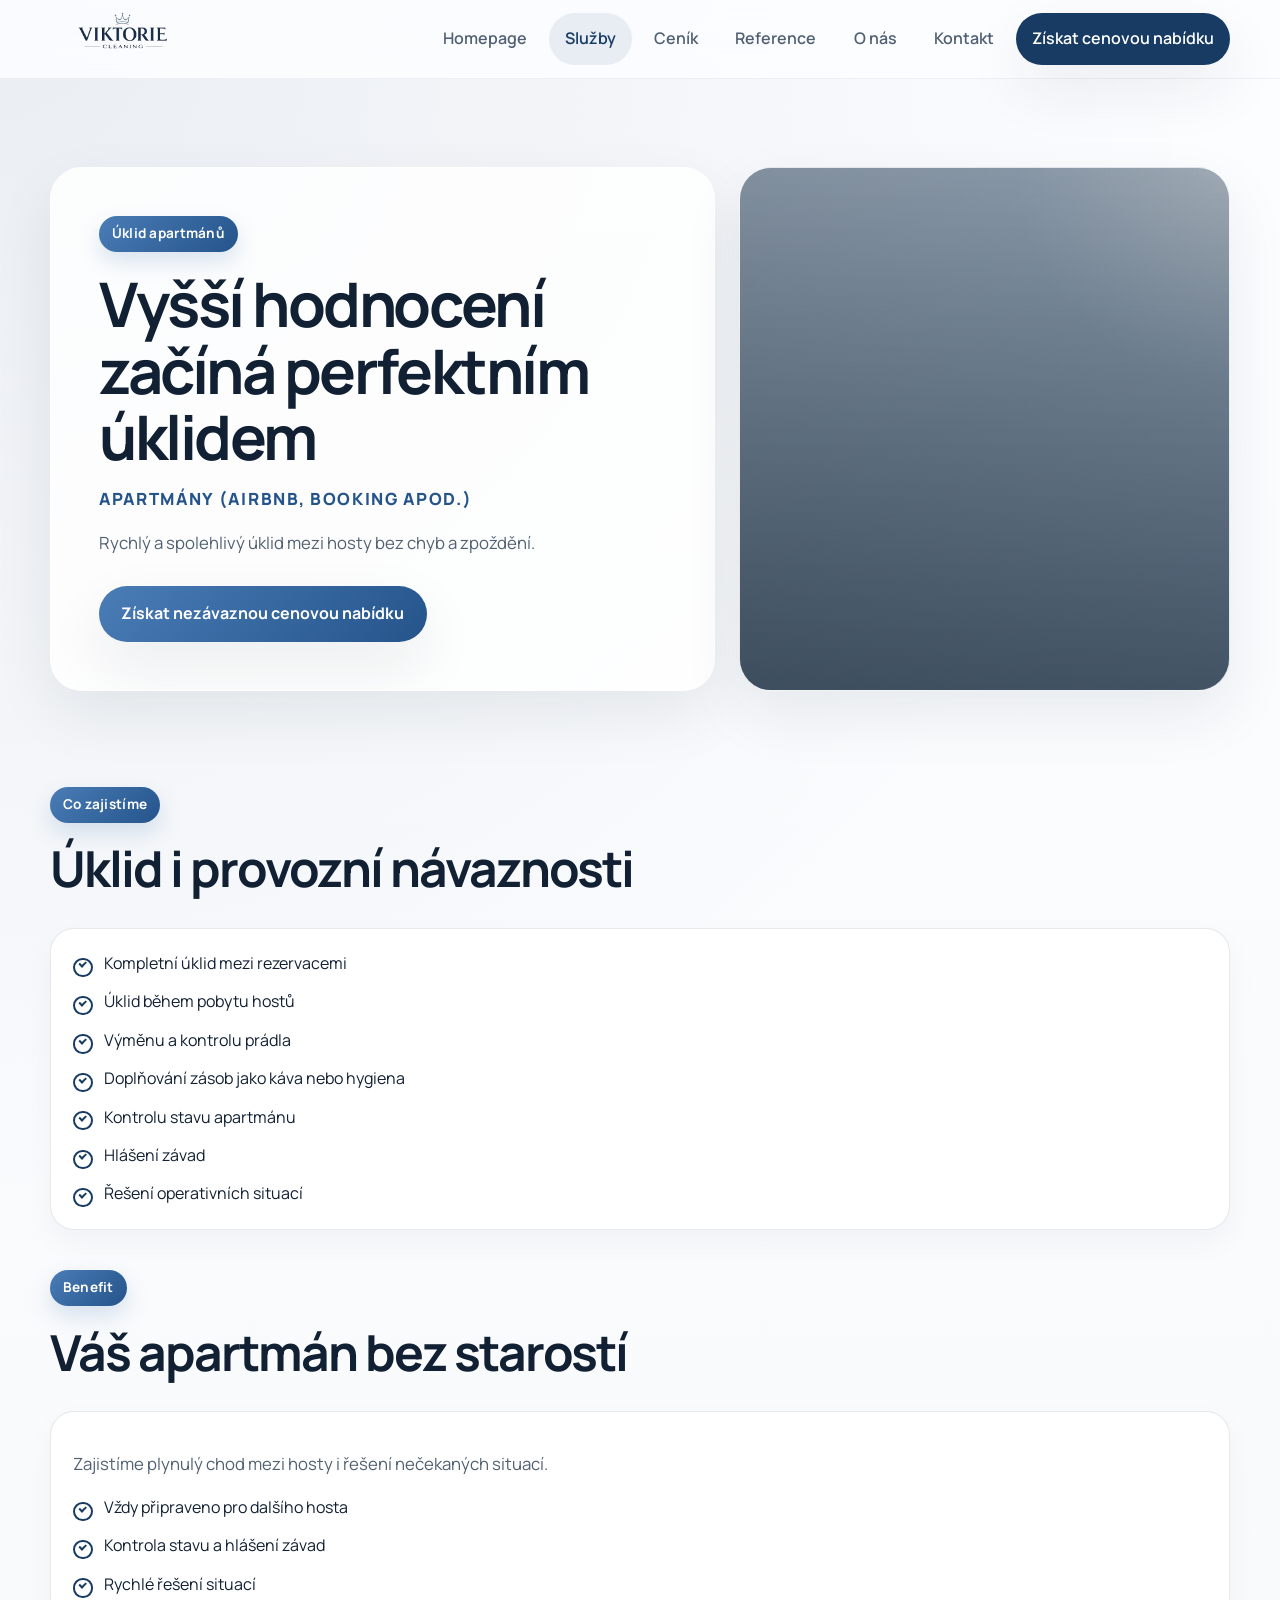
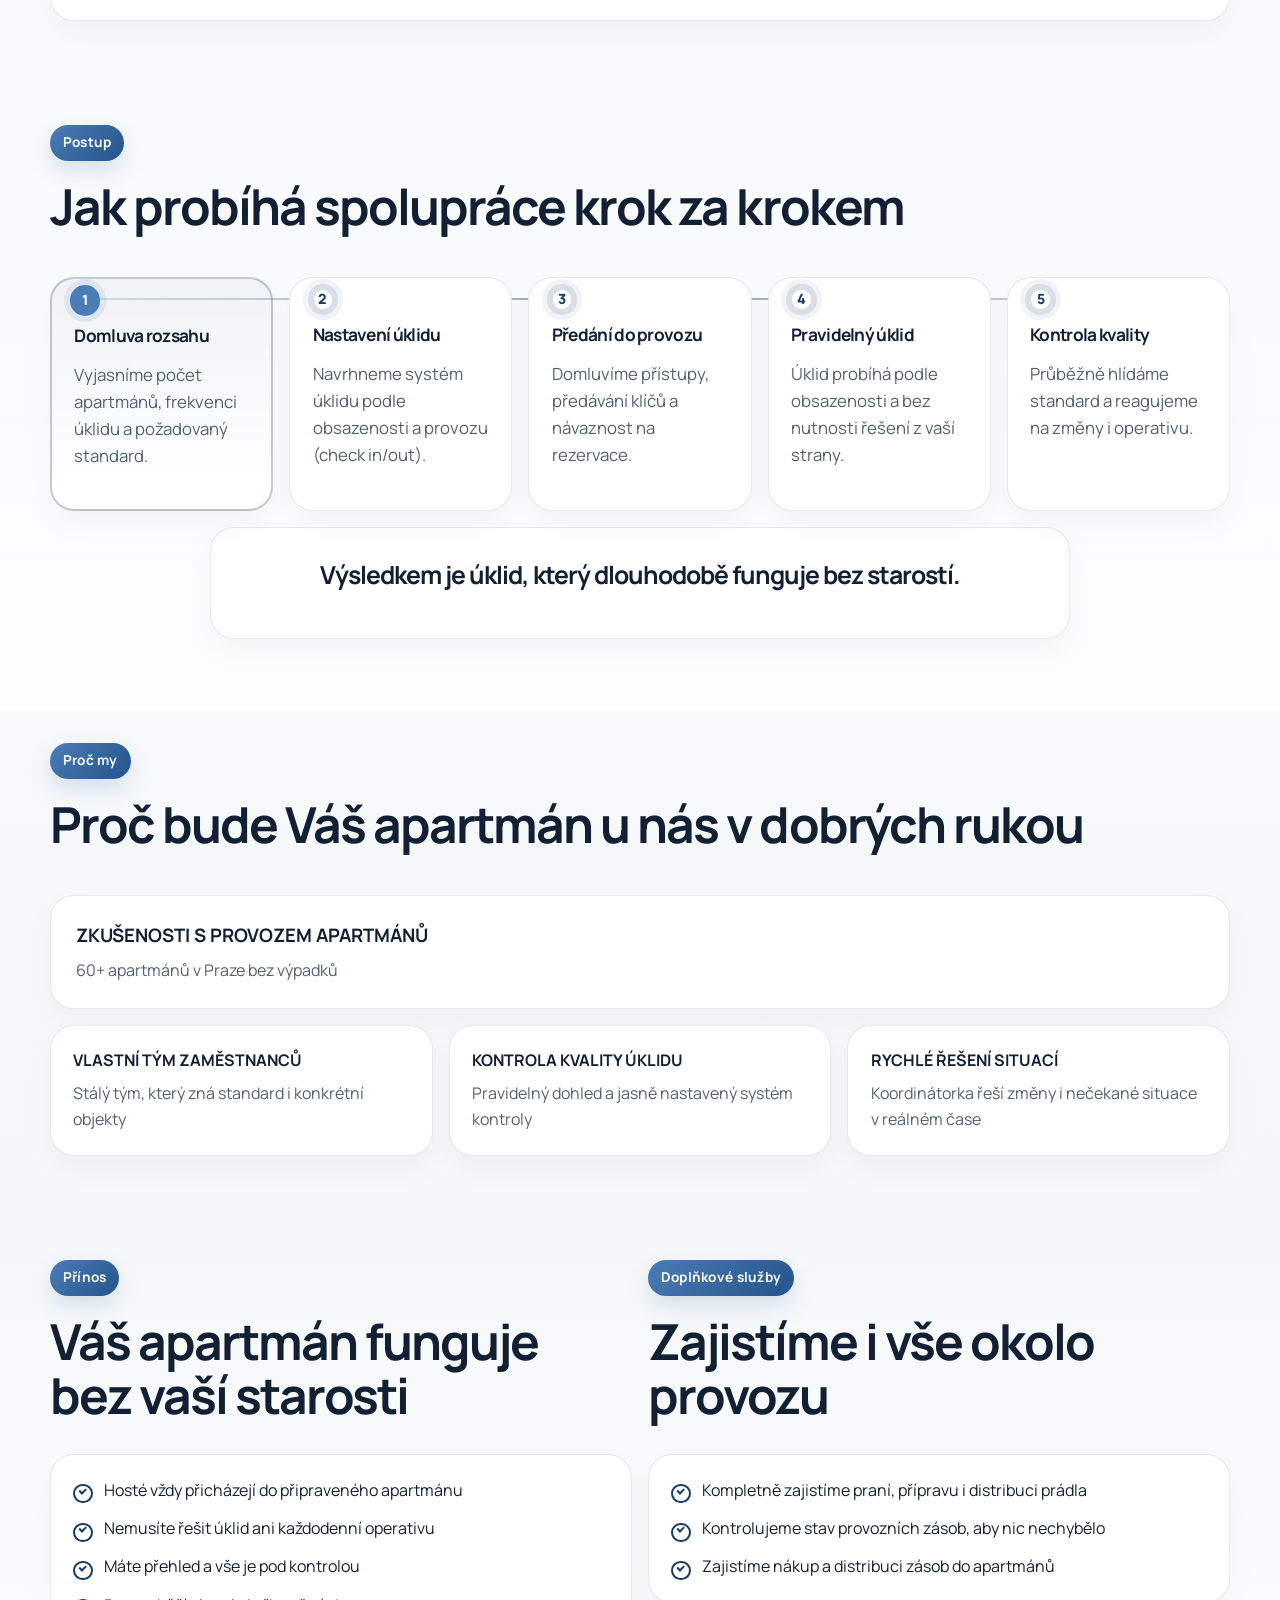
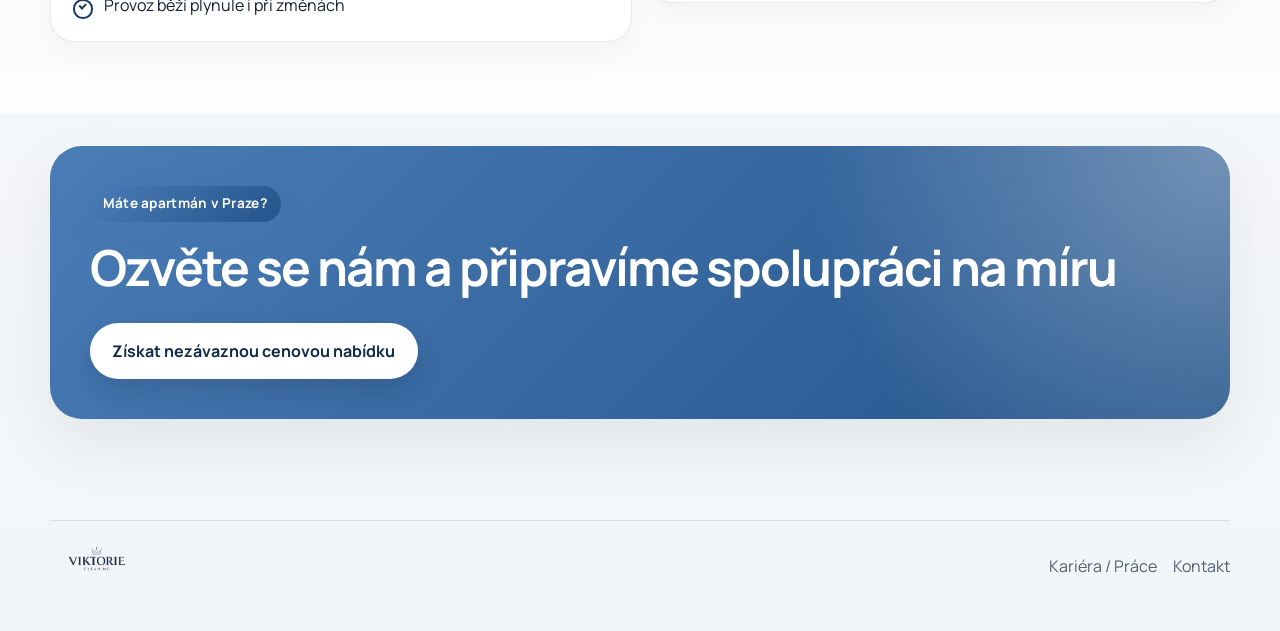
<file: uklid-apartmanu.html>
<!DOCTYPE html>
<html lang="cs">
<head>
  <meta charset="UTF-8">
  <meta name="viewport" content="width=device-width, initial-scale=1.0">
  <title>Úklid apartmánů | Viktorie Cleaning</title>
  <meta name="description" content="Úklid apartmánů a Airbnb v Praze. Rychlé předání mezi hosty, kontrola prádla, zásob a operativní řešení bez starostí.">
  <link rel="stylesheet" href="styles.css">
</head>
<body class="page-apartments">
  <header class="site-header">
    <div class="container nav-wrap">
      <a class="brand" href="index.html"><img class="brand-logo" src="logo-vc.png" alt="Viktorie Cleaning"></a>
      <button class="nav-toggle" data-nav-toggle="#apartmany-nav" aria-expanded="false" aria-label="Otevřít menu">Menu</button>
      <nav class="nav-links" id="apartmany-nav">
        <a href="index.html">Homepage</a>
        <a class="active" href="sluzby.html">Služby</a>
        <a href="cenik.html">Ceník</a>
        <a href="reference.html">Reference</a>
        <a href="o-nas.html">O nás</a>
        <a href="kontakt.html">Kontakt</a>
        <a class="nav-cta" href="kontakt.html">Získat cenovou nabídku</a>
      </nav>
    </div>
  </header>
  <main>
    <section class="page-hero">
      <div class="container page-hero-grid">
        <div class="page-hero-copy">
          <span class="eyebrow">Úklid apartmánů</span>
          <h1>Vyšší hodnocení začíná perfektním úklidem</h1>
          <p class="banner-meta">APARTMÁNY (Airbnb, Booking apod.)</p>
          <p>Rychlý a spolehlivý úklid mezi hosty bez chyb a zpoždění.</p>
          <div class="cta-row"><a class="button button-primary" href="kontakt.html">Získat nezávaznou cenovou nabídku</a></div>
        </div>
        <div class="page-hero-visual page-photo photo-apartments" aria-hidden="true"></div>
      </div>
    </section>

    <section class="section">
      <div class="container">
        <div class="section-head" style="margin-bottom: 1rem;">
          <div>
            <span class="eyebrow">Co zajistíme</span>
            <h2>Úklid i provozní návaznosti</h2>
          </div>
        </div>
        <div class="feature-panel" style="margin-bottom: 2.5rem;">
          <ul class="check-list">
            <li>Kompletní úklid mezi rezervacemi</li>
            <li>Úklid během pobytu hostů</li>
            <li>Výměnu a kontrolu prádla</li>
            <li>Doplňování zásob jako káva nebo hygiena</li>
            <li>Kontrolu stavu apartmánu</li>
            <li>Hlášení závad</li>
            <li>Řešení operativních situací</li>
          </ul>
        </div>
        <div class="section-head" style="margin-bottom: 1rem;">
          <div>
            <span class="eyebrow">Benefit</span>
            <h2>Váš apartmán bez starostí</h2>
          </div>
        </div>
        <div class="feature-panel">
          <p class="muted">Zajistíme plynulý chod mezi hosty i řešení nečekaných situací.</p>
          <ul class="check-list" style="margin-top: 1rem;">
            <li>Vždy připraveno pro dalšího hosta</li>
            <li>Kontrola stavu a hlášení závad</li>
            <li>Rychlé řešení situací</li>
          </ul>
        </div>
      </div>
    </section>

    <section class="section section-alt">
      <div class="container">
        <div class="section-head"><div><span class="eyebrow">Postup</span><h2>Jak probíhá spolupráce krok za krokem</h2></div></div>
        <div class="steps steps-5 timeline">
          <div class="step step-featured"><span class="step-dot">1</span><h3>Domluva rozsahu</h3><p class="muted">Vyjasníme počet apartmánů, frekvenci úklidu a požadovaný standard.</p></div>
          <div class="step"><span class="step-dot">2</span><h3>Nastavení úklidu</h3><p class="muted">Navrhneme systém úklidu podle obsazenosti a provozu (check in/out).</p></div>
          <div class="step"><span class="step-dot">3</span><h3>Předání do provozu</h3><p class="muted">Domluvíme přístupy, předávání klíčů a návaznost na rezervace.</p></div>
          <div class="step"><span class="step-dot">4</span><h3>Pravidelný úklid</h3><p class="muted">Úklid probíhá podle obsazenosti a bez nutnosti řešení z vaší strany.</p></div>
          <div class="step"><span class="step-dot">5</span><h3>Kontrola kvality</h3><p class="muted">Průběžně hlídáme standard a reagujeme na změny i operativu.</p></div>
        </div>
        <div class="card positioning" style="margin-top: 1rem;">
          <h3>Výsledkem je úklid, který dlouhodobě funguje bez starostí.</h3>
        </div>
      </div>
    </section>

    <section class="section">
      <div class="container">
        <div class="section-head"><div><span class="eyebrow">Proč my</span><h2>Proč bude Váš apartmán u nás v dobrých rukou</h2></div></div>
        <div class="benefit-layout-featured">
          <div class="benefit-card benefit-card-accent benefit-card-featured">
            <strong>ZKUŠENOSTI S PROVOZEM APARTMÁNŮ</strong>
            <span class="subtle">60+ apartmánů v Praze bez výpadků</span>
          </div>
          <div class="benefit-card benefit-card-accent">
            <strong>VLASTNÍ TÝM ZAMĚSTNANCŮ</strong>
            <span class="subtle">Stálý tým, který zná standard i konkrétní objekty</span>
          </div>
          <div class="benefit-card benefit-card-accent">
            <strong>KONTROLA KVALITY ÚKLIDU</strong>
            <span class="subtle">Pravidelný dohled a jasně nastavený systém kontroly</span>
          </div>
          <div class="benefit-card benefit-card-accent">
            <strong>RYCHLÉ ŘEŠENÍ SITUACÍ</strong>
            <span class="subtle">Koordinátorka řeší změny i nečekané situace v reálném čase</span>
          </div>
        </div>
      </div>
    </section>

    <section class="section section-alt">
      <div class="container grid-2">
        <div>
          <div class="section-head" style="margin-bottom: 1rem;">
            <div>
              <span class="eyebrow">Přínos</span>
              <h2>Váš apartmán funguje<br>bez vaší starosti</h2>
            </div>
          </div>
          <div class="feature-panel">
            <ul class="check-list">
              <li>Hosté vždy přicházejí do připraveného apartmánu</li>
              <li>Nemusíte řešit úklid ani každodenní operativu</li>
              <li>Máte přehled a vše je pod kontrolou</li>
              <li>Provoz běží plynule i při změnách</li>
            </ul>
          </div>
        </div>
        <div>
          <div class="section-head" style="margin-bottom: 1rem;">
            <div>
              <span class="eyebrow">Doplňkové služby</span>
              <h2>Zajistíme i vše okolo provozu</h2>
            </div>
          </div>
          <div class="feature-panel">
            <ul class="check-list">
              <li>Kompletně zajistíme praní, přípravu i distribuci prádla</li>
              <li>Kontrolujeme stav provozních zásob, aby nic nechybělo</li>
              <li>Zajistíme nákup a distribuci zásob do apartmánů</li>
            </ul>
          </div>
        </div>
      </div>
    </section>

    <section class="section">
      <div class="container">
        <div class="cta-panel">
          <span class="eyebrow">Máte apartmán v Praze?</span>
          <h2>Ozvěte se nám a připravíme spolupráci na míru</h2>
          <div class="cta-row"><a class="button button-light" href="kontakt.html">Získat nezávaznou cenovou nabídku</a></div>
        </div>
      </div>
    </section>
  </main>
  <footer class="footer">
    <div class="container footer-bar">
      <div><img class="footer-logo" src="logo-vc.png" alt="Viktorie Cleaning"></div>
      <nav class="footer-nav"><a href="kariera.html">Kariéra / Práce</a><a href="kontakt.html">Kontakt</a></nav>
    </div>
  </footer>
  <script src="script.js"></script>
</body>
</html>
</file>
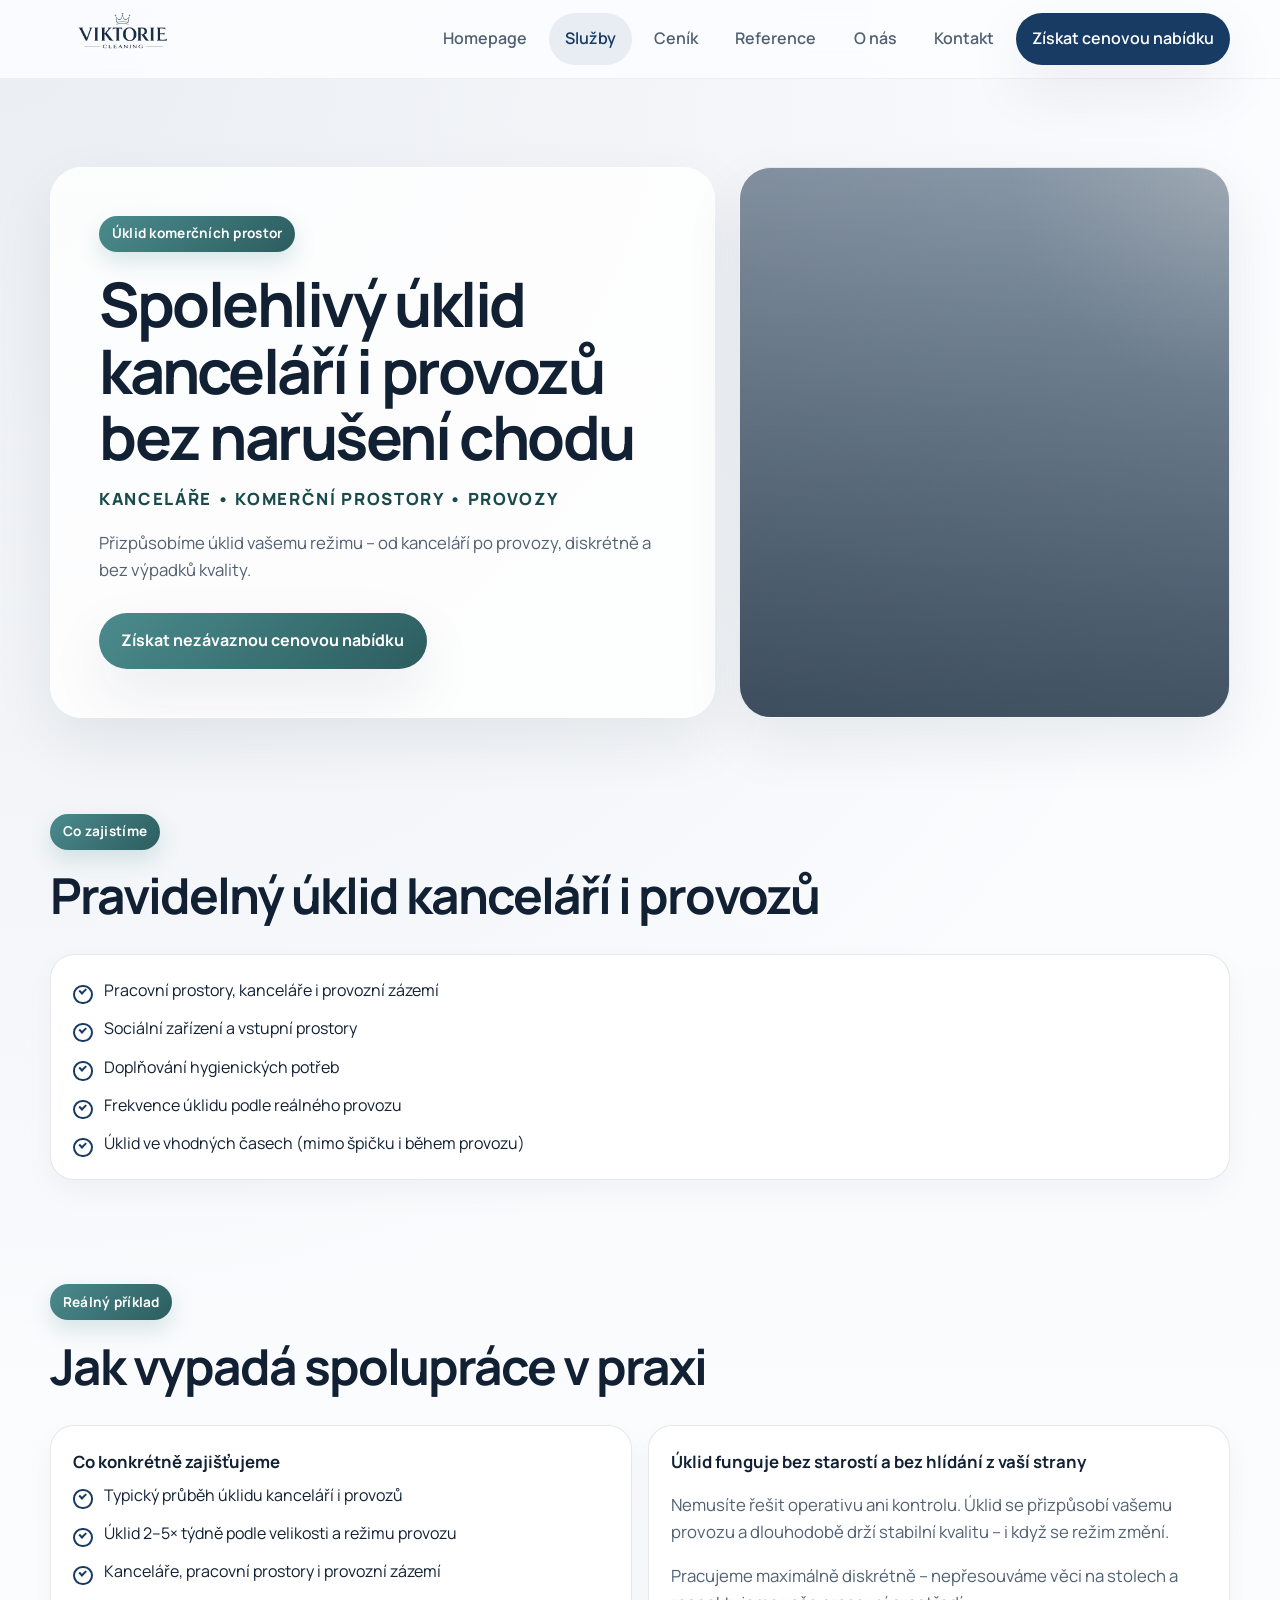
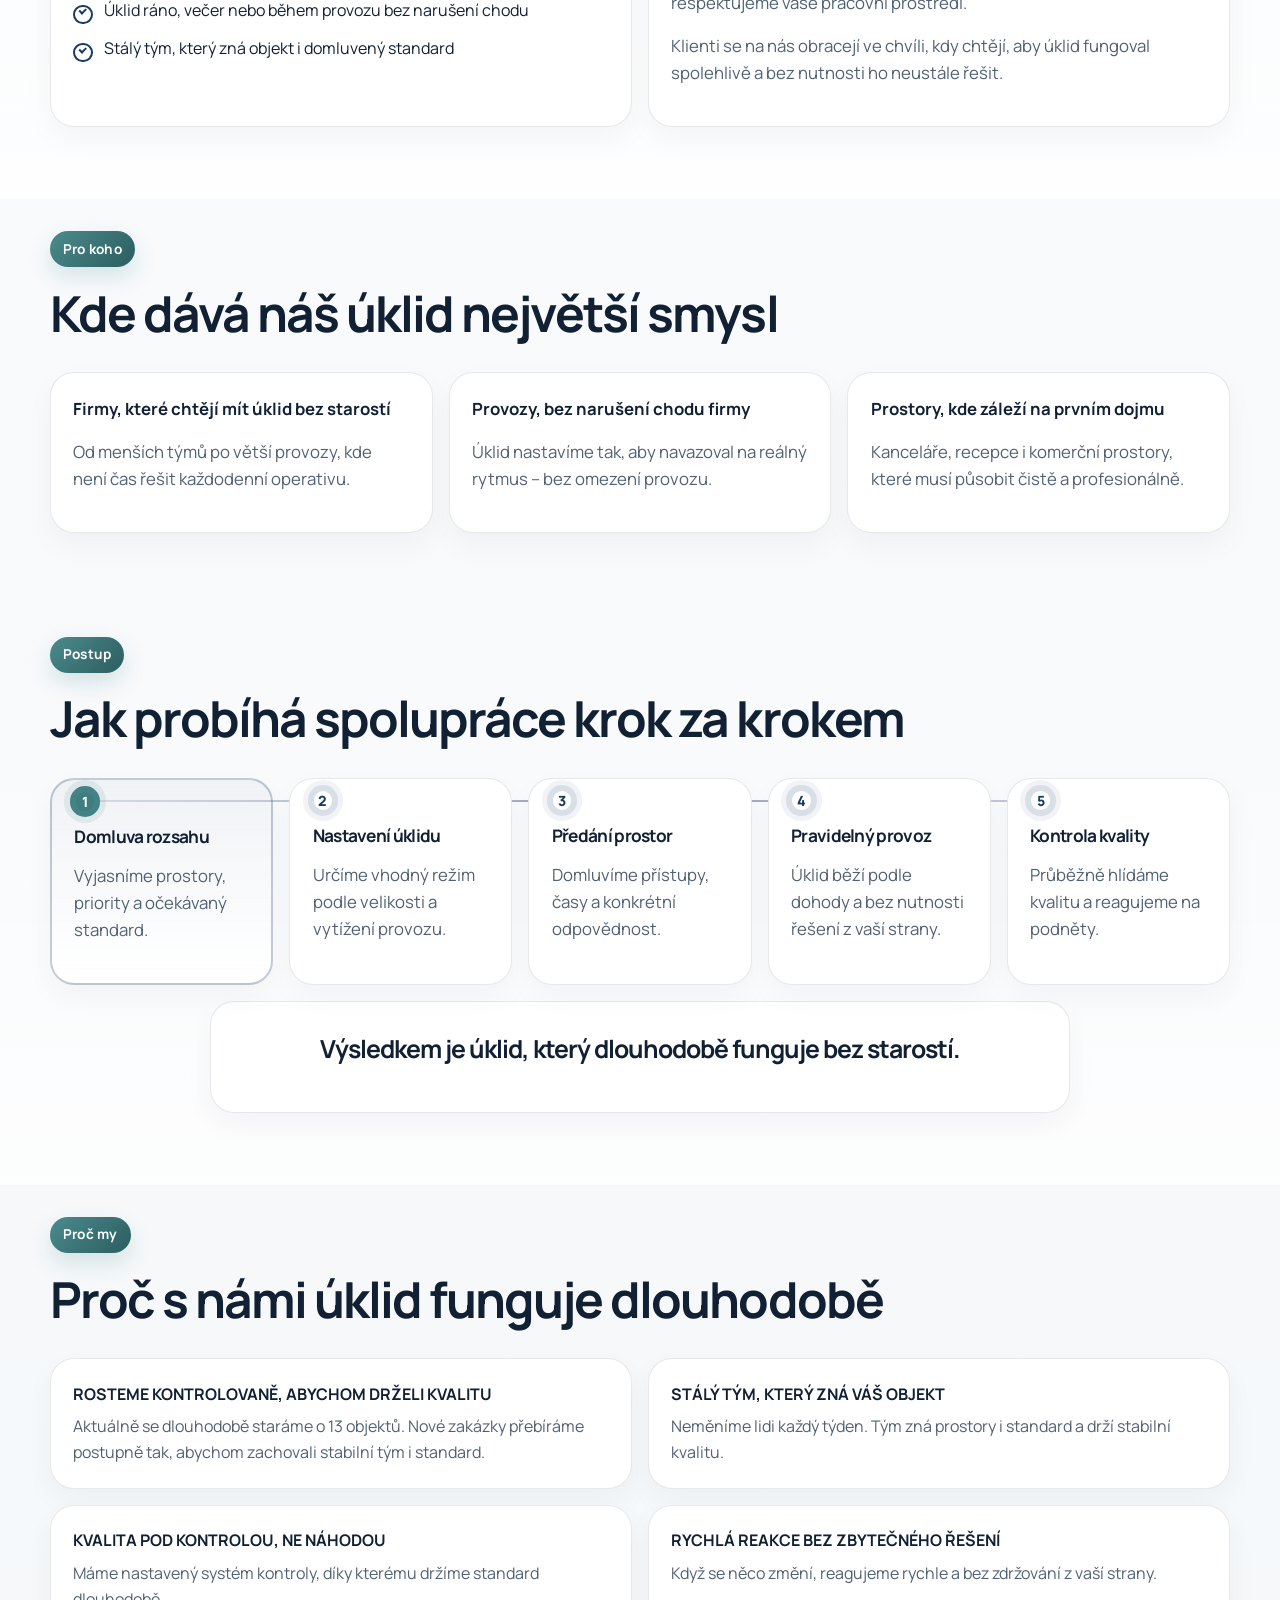
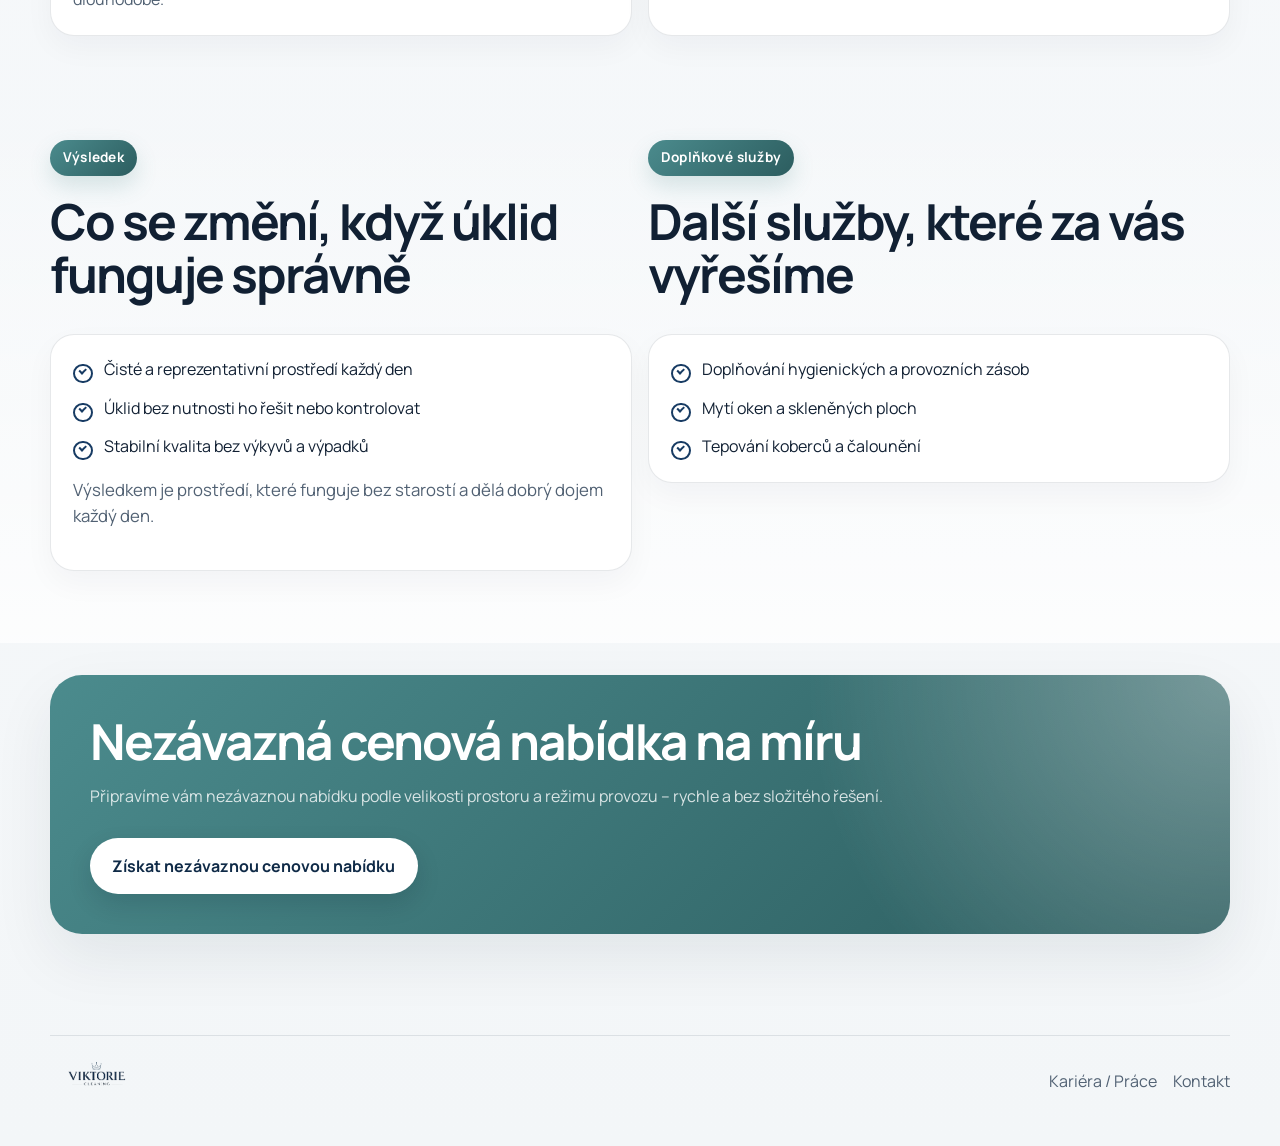
<file: uklid-kancelari.html>
<!DOCTYPE html>
<html lang="cs">
<head>
  <meta charset="UTF-8">
  <meta name="viewport" content="width=device-width, initial-scale=1.0">
  <title>Úklid kanceláří | Viktorie Cleaning</title>
  <meta name="description" content="Pravidelný úklid kanceláří a provozů v Praze. Diskrétně, bez narušení chodu firmy a se stabilní kvalitou.">
  <link rel="stylesheet" href="styles.css">
</head>
<body class="page-office">
  <header class="site-header">
    <div class="container nav-wrap">
      <a class="brand" href="index.html"><img class="brand-logo" src="logo-vc.png" alt="Viktorie Cleaning"></a>
      <button class="nav-toggle" data-nav-toggle="#kancelare-nav" aria-expanded="false" aria-label="Otevřít menu">Menu</button>
      <nav class="nav-links" id="kancelare-nav">
        <a href="index.html">Homepage</a>
        <a class="active" href="sluzby.html">Služby</a>
        <a href="cenik.html">Ceník</a>
        <a href="reference.html">Reference</a>
        <a href="o-nas.html">O nás</a>
        <a href="kontakt.html">Kontakt</a>
        <a class="nav-cta" href="kontakt.html">Získat cenovou nabídku</a>
      </nav>
    </div>
  </header>
  <main>
    <section class="page-hero">
      <div class="container page-hero-grid">
        <div class="page-hero-copy">
          <span class="eyebrow">Úklid komerčních prostor</span>
          <h1>Spolehlivý úklid kanceláří i provozů bez narušení chodu</h1>
          <p class="banner-meta">KANCELÁŘE • KOMERČNÍ PROSTORY • PROVOZY</p>
          <p>Přizpůsobíme úklid vašemu režimu – od kanceláří po provozy, diskrétně a bez výpadků kvality.</p>
          <div class="cta-row"><a class="button button-primary" href="kontakt.html">Získat nezávaznou cenovou nabídku</a></div>
        </div>
        <div class="page-hero-visual page-photo photo-office" aria-hidden="true"></div>
      </div>
    </section>

    <section class="section">
      <div class="container">
        <div class="section-head" style="margin-bottom: 1rem;">
          <div>
            <span class="eyebrow">Co zajistíme</span>
              <h2>Pravidelný úklid kanceláří i provozů</h2>
          </div>
        </div>
          <div class="feature-panel">
            <ul class="check-list">
              <li>Pracovní prostory, kanceláře i provozní zázemí</li>
              <li>Sociální zařízení a vstupní prostory</li>
              <li>Doplňování hygienických potřeb</li>
              <li>Frekvence úklidu podle reálného provozu</li>
              <li>Úklid ve vhodných časech (mimo špičku i během provozu)</li>
            </ul>
          </div>
      </div>
    </section>

    <section class="section section-alt">
      <div class="container">
        <div class="section-head" style="margin-bottom: 1rem;">
          <div>
            <span class="eyebrow">Reálný příklad</span>
            <h2>Jak vypadá spolupráce v praxi</h2>
          </div>
        </div>
        <div class="grid-2">
          <div class="feature-panel">
            <strong class="mini-title">Co konkrétně zajišťujeme</strong>
            <ul class="check-list">
              <li>Typický průběh úklidu kanceláří i provozů</li>
              <li>Úklid 2–5× týdně podle velikosti a režimu provozu</li>
              <li>Kanceláře, pracovní prostory i provozní zázemí</li>
              <li>Úklid ráno, večer nebo během provozu bez narušení chodu</li>
              <li>Stálý tým, který zná objekt i domluvený standard</li>
            </ul>
          </div>
          <div class="feature-panel">
            <strong class="mini-title">Úklid funguje bez starostí a bez hlídání z vaší strany</strong>
            <p class="muted">Nemusíte řešit operativu ani kontrolu. Úklid se přizpůsobí vašemu provozu a dlouhodobě drží stabilní kvalitu – i když se režim změní.</p>
            <p class="small-note">Pracujeme maximálně diskrétně – nepřesouváme věci na stolech a respektujeme vaše pracovní prostředí.</p>
            <p class="small-note">Klienti se na nás obracejí ve chvíli, kdy chtějí, aby úklid fungoval spolehlivě a bez nutnosti ho neustále řešit.</p>
          </div>
        </div>
      </div>
    </section>

    <section class="section">
      <div class="container">
        <div class="section-head" style="margin-bottom: 1rem;">
          <div>
            <span class="eyebrow">Pro koho</span>
            <h2>Kde dává náš úklid největší smysl</h2>
          </div>
        </div>
        <div class="grid-3">
          <div class="feature-panel">
            <strong class="mini-title">Firmy, které chtějí mít úklid bez starostí</strong>
            <p class="muted">Od menších týmů po větší provozy, kde není čas řešit každodenní operativu.</p>
          </div>
          <div class="feature-panel">
            <strong class="mini-title">Provozy, bez narušení chodu firmy</strong>
            <p class="muted">Úklid nastavíme tak, aby navazoval na reálný rytmus – bez omezení provozu.</p>
          </div>
          <div class="feature-panel">
            <strong class="mini-title">Prostory, kde záleží na prvním dojmu</strong>
            <p class="muted">Kanceláře, recepce i komerční prostory, které musí působit čistě a profesionálně.</p>
          </div>
        </div>
      </div>
    </section>

    <section class="section section-alt">
      <div class="container">
        <div class="section-head" style="margin-bottom: 1rem;">
          <div>
            <span class="eyebrow">Postup</span>
            <h2>Jak probíhá spolupráce krok za krokem</h2>
          </div>
        </div>
        <div class="steps steps-5 timeline">
          <div class="step step-featured">
            <span class="step-dot">1</span>
            <h3>Domluva rozsahu</h3>
            <p class="muted">Vyjasníme prostory, priority a očekávaný standard.</p>
          </div>
          <div class="step">
            <span class="step-dot">2</span>
            <h3>Nastavení úklidu</h3>
            <p class="muted">Určíme vhodný režim podle velikosti a vytížení provozu.</p>
          </div>
          <div class="step">
            <span class="step-dot">3</span>
            <h3>Předání prostor</h3>
            <p class="muted">Domluvíme přístupy, časy a konkrétní odpovědnost.</p>
          </div>
          <div class="step">
            <span class="step-dot">4</span>
            <h3>Pravidelný provoz</h3>
            <p class="muted">Úklid běží podle dohody a bez nutnosti řešení z vaší strany.</p>
          </div>
          <div class="step">
            <span class="step-dot">5</span>
            <h3>Kontrola kvality</h3>
            <p class="muted">Průběžně hlídáme kvalitu a reagujeme na podněty.</p>
          </div>
        </div>
        <div class="card positioning" style="margin-top: 1rem;">
          <h3>Výsledkem je úklid, který dlouhodobě funguje bez starostí.</h3>
        </div>
      </div>
    </section>

    <section class="section">
      <div class="container">
        <div class="section-head" style="margin-bottom: 1rem;">
          <div>
            <span class="eyebrow">Proč my</span>
            <h2>Proč s námi úklid funguje dlouhodobě</h2>
          </div>
        </div>
        <div class="grid-2">
          <div class="benefit-card benefit-card-accent">
            <strong>ROSTEME KONTROLOVANĚ, ABYCHOM DRŽELI KVALITU</strong>
            <span class="subtle">Aktuálně se dlouhodobě staráme o 13 objektů. Nové zakázky přebíráme postupně tak, abychom zachovali stabilní tým i standard.</span>
          </div>
          <div class="benefit-card benefit-card-accent">
            <strong>STÁLÝ TÝM, KTERÝ ZNÁ VÁŠ OBJEKT</strong>
            <span class="subtle">Neměníme lidi každý týden. Tým zná prostory i standard a drží stabilní kvalitu.</span>
          </div>
          <div class="benefit-card benefit-card-accent">
            <strong>KVALITA POD KONTROLOU, NE NÁHODOU</strong>
            <span class="subtle">Máme nastavený systém kontroly, díky kterému držíme standard dlouhodobě.</span>
          </div>
          <div class="benefit-card benefit-card-accent">
            <strong>RYCHLÁ REAKCE BEZ ZBYTEČNÉHO ŘEŠENÍ</strong>
            <span class="subtle">Když se něco změní, reagujeme rychle a bez zdržování z vaší strany.</span>
          </div>
        </div>
      </div>
    </section>

    <section class="section section-alt">
      <div class="container grid-2">
        <div>
          <div class="section-head" style="margin-bottom: 1rem;">
            <div>
              <span class="eyebrow">Výsledek</span>
              <h2>Co se změní, když úklid funguje správně</h2>
            </div>
          </div>
          <div class="feature-panel">
            <ul class="check-list">
              <li>Čisté a reprezentativní prostředí každý den</li>
              <li>Úklid bez nutnosti ho řešit nebo kontrolovat</li>
              <li>Stabilní kvalita bez výkyvů a výpadků</li>
            </ul>
            <p class="small-note">Výsledkem je prostředí, které funguje bez starostí a dělá dobrý dojem každý den.</p>
          </div>
        </div>
        <div>
          <div class="section-head" style="margin-bottom: 1rem;">
            <div>
              <span class="eyebrow">Doplňkové služby</span>
              <h2>Další služby, které za vás vyřešíme</h2>
            </div>
          </div>
          <div class="feature-panel">
            <ul class="check-list">
              <li>Doplňování hygienických a provozních zásob</li>
              <li>Mytí oken a skleněných ploch</li>
              <li>Tepování koberců a čalounění</li>
            </ul>
          </div>
        </div>
      </div>
    </section>

    <section class="section">
      <div class="container">
        <div class="cta-panel">
          <h2>Nezávazná cenová nabídka na míru</h2>
          <p>Připravíme vám nezávaznou nabídku podle velikosti prostoru a režimu provozu – rychle a bez složitého řešení.</p>
          <div class="cta-row"><a class="button button-light" href="kontakt.html">Získat nezávaznou cenovou nabídku</a></div>
        </div>
      </div>
    </section>
  </main>
  <footer class="footer">
    <div class="container footer-bar">
      <div><img class="footer-logo" src="logo-vc.png" alt="Viktorie Cleaning"></div>
      <nav class="footer-nav"><a href="kariera.html">Kariéra / Práce</a><a href="kontakt.html">Kontakt</a></nav>
    </div>
  </footer>
  <script src="script.js"></script>
</body>
</html>
</file>
<file: styles.css>
@import url("https://fonts.googleapis.com/css2?family=Manrope:wght@400;500;600;700;800&display=swap");

:root {
  --bg: #f3f6f8;
  --surface: #ffffff;
  --surface-muted: #eef3f6;
  --text: #112033;
  --text-soft: #516173;
  --accent: #173b63;
  --accent-strong: #0f2a47;
  --line: rgba(17, 32, 51, 0.1);
  --success: #2d7d68;
  --shadow: 0 24px 60px rgba(17, 32, 51, 0.08);
  --radius-xl: 32px;
  --radius-lg: 24px;
  --radius-md: 18px;
  --container: 1180px;
}

* {
  box-sizing: border-box;
}

html {
  scroll-behavior: smooth;
}

body {
  margin: 0;
  font-family: "Manrope", "Avenir Next", "Segoe UI", sans-serif;
  color: var(--text);
  background:
    radial-gradient(circle at top left, rgba(23, 59, 99, 0.08), transparent 30%),
    linear-gradient(180deg, #fcfdff 0%, var(--bg) 100%);
  line-height: 1.6;
}

a {
  color: inherit;
  text-decoration: none;
}

img {
  max-width: 100%;
  display: block;
}

.container {
  width: min(calc(100% - 2rem), var(--container));
  margin: 0 auto;
}

.site-header {
  position: sticky;
  top: 0;
  z-index: 30;
  backdrop-filter: blur(18px);
  background: rgba(252, 253, 255, 0.88);
  border-bottom: 1px solid rgba(17, 32, 51, 0.06);
}

.nav-wrap {
  display: flex;
  align-items: center;
  justify-content: space-between;
  gap: 1.5rem;
  min-height: 78px;
}

.brand {
  display: inline-flex;
  flex-direction: column;
  gap: 0.35rem;
}

.brand-logo {
  display: block;
  width: auto;
  height: 62px;
  max-width: min(260px, 32vw);
}

.brand-sub {
  font-size: 0.8rem;
  color: var(--text-soft);
}

.footer-logo {
  display: block;
  width: auto;
  height: 40px;
  margin-bottom: 0.35rem;
}

.nav-toggle {
  display: none;
  border: 0;
  background: var(--surface);
  color: var(--text);
  border-radius: 999px;
  padding: 0.75rem 0.95rem;
  box-shadow: inset 0 0 0 1px var(--line);
}

.nav-links {
  display: flex;
  align-items: center;
  gap: 0.35rem;
  flex-wrap: wrap;
}

.nav-links a {
  padding: 0.8rem 1rem;
  border-radius: 999px;
  color: var(--text-soft);
  font-weight: 600;
  transition: 0.2s ease;
}

.nav-links a:hover,
.nav-links a.active {
  background: rgba(23, 59, 99, 0.08);
  color: var(--accent);
}

.nav-cta {
  display: inline-flex;
  align-items: center;
  gap: 0.6rem;
  padding: 0.95rem 1.35rem;
  border-radius: 999px;
  background: var(--accent);
  color: #fff;
  font-weight: 700;
  box-shadow: var(--shadow);
}

.nav-links .nav-cta,
.nav-links .nav-cta:hover,
.nav-links .nav-cta.active {
  color: #ffffff;
  background: var(--accent);
}

.page-hero,
.hero {
  padding: 5.5rem 0 4rem;
}

.hero-grid,
.page-hero-grid {
  display: grid;
  grid-template-columns: 1.15fr 0.85fr;
  gap: 1.5rem;
  align-items: stretch;
}

.hero-copy,
.page-hero-copy,
.hero-visual,
.page-hero-visual {
  background: rgba(255, 255, 255, 0.82);
  border: 1px solid rgba(255, 255, 255, 0.7);
  box-shadow: var(--shadow);
  border-radius: var(--radius-xl);
  overflow: hidden;
}

.hero-copy,
.page-hero-copy {
  padding: 3rem;
}

.eyebrow {
  display: inline-flex;
  padding: 0.45rem 0.8rem;
  border-radius: 999px;
  background: rgba(23, 59, 99, 0.08);
  color: var(--accent);
  font-size: 0.85rem;
  font-weight: 700;
  letter-spacing: 0.02em;
  margin-bottom: 1.2rem;
}

body.page-apartments .eyebrow {
  background: linear-gradient(135deg, #4a7cb6 0%, #24548a 100%);
  color: #ffffff;
  box-shadow: 0 10px 22px rgba(74, 124, 182, 0.2);
}

body.page-office .eyebrow {
  background: linear-gradient(135deg, #4b8b8d 0%, #2c5d5f 100%);
  color: #ffffff;
  box-shadow: 0 10px 22px rgba(75, 139, 141, 0.2);
}

body.page-houses .eyebrow {
  background: linear-gradient(135deg, #3d466a 0%, #6778a8 100%);
  color: #ffffff;
  box-shadow: 0 10px 22px rgba(61, 70, 106, 0.2);
}

body.page-deep .eyebrow {
  background: linear-gradient(135deg, #755320 0%, #c38c33 100%);
  color: #ffffff;
  box-shadow: 0 10px 22px rgba(195, 140, 51, 0.22);
}

body.page-windows .eyebrow {
  background: linear-gradient(135deg, #5a3a71 0%, #8f69aa 100%);
  color: #ffffff;
  box-shadow: 0 10px 22px rgba(143, 105, 170, 0.22);
}

body.page-upholstery .eyebrow {
  background: linear-gradient(135deg, #7c3f4d 0%, #c17285 100%);
  color: #ffffff;
  box-shadow: 0 10px 22px rgba(193, 114, 133, 0.22);
}

body.page-upholstery .banner-meta {
  color: #98586b;
}

body.page-windows .banner-meta {
  color: #6e4b89;
}

.eyebrow-light {
  background: rgba(255, 255, 255, 0.14);
  color: #fff;
}

h1,
h2,
h3 {
  margin: 0 0 1rem;
  line-height: 1.08;
  letter-spacing: -0.04em;
}

h1 {
  font-size: clamp(2.5rem, 5vw, 4.7rem);
}

h2 {
  font-size: clamp(2rem, 4vw, 3.1rem);
}

h3 {
  font-size: clamp(1.2rem, 3vw, 1.55rem);
}

.hero p,
.page-hero p,
.section-intro,
.muted {
  color: var(--text-soft);
  font-size: 1.05rem;
}

.hero-meta,
.banner-meta {
  margin: 0.8rem 0 0;
  letter-spacing: 0.1em;
  text-transform: uppercase;
  font-size: 1rem;
  font-weight: 800;
}

.hero-meta {
  color: var(--accent-strong);
}

.banner-meta {
  color: var(--accent-strong);
}

body.page-apartments .banner-meta {
  color: #24548a;
  text-shadow: 0 0 0 rgba(0, 0, 0, 0);
}

body.page-office .banner-meta {
  color: #194a4c;
  text-shadow: 0 0 0 rgba(0, 0, 0, 0);
}


.hero-actions,
.cta-row {
  display: flex;
  align-items: center;
  gap: 1rem;
  flex-wrap: wrap;
  margin-top: 1.8rem;
}

.button {
  display: inline-flex;
  align-items: center;
  justify-content: center;
  min-height: 56px;
  padding: 0.95rem 1.4rem;
  border-radius: 999px;
  font-weight: 700;
  transition: transform 0.2s ease, box-shadow 0.2s ease;
}

.button:hover {
  transform: translateY(-1px);
}

.button-primary {
  color: #fff;
  background: var(--accent);
  box-shadow: var(--shadow);
}

.button-light {
  color: var(--accent-strong);
  background: #ffffff;
  box-shadow: 0 10px 24px rgba(7, 20, 35, 0.14);
}

.button-light:hover {
  background: #f3f6fa;
  box-shadow: 0 14px 28px rgba(7, 20, 35, 0.16);
}

.button-secondary {
  color: var(--accent);
  background: rgba(23, 59, 99, 0.08);
}

.hero-cards,
.service-grid,
.grid-3,
.grid-2,
.pricing-grid,
.references-grid,
.steps,
.benefits-grid,
.metrics {
  display: grid;
  gap: 1rem;
}

.hero-cards {
  grid-template-columns: repeat(2, minmax(0, 1fr));
  margin-top: 1.4rem;
}

.card,
.service-card,
.highlight,
.step,
.quote-card,
.benefit-card,
.pricing-card,
.info-card,
.feature-panel {
  background: var(--surface);
  border-radius: var(--radius-lg);
  border: 1px solid var(--line);
  padding: 1.4rem;
  box-shadow: 0 12px 30px rgba(17, 32, 51, 0.04);
}

.card-link,
.service-card {
  transition: 0.2s ease;
}

.card-link:hover,
.service-card:hover {
  transform: translateY(-3px);
  border-color: rgba(23, 59, 99, 0.18);
}

.benefit-card-accent {
  position: relative;
  transition: transform 0.2s ease, box-shadow 0.2s ease, border-color 0.2s ease;
}

.benefit-card-accent:hover {
  transform: translateY(-2px);
  border-color: rgba(23, 59, 99, 0.16);
  box-shadow: 0 16px 34px rgba(17, 32, 51, 0.08);
}

.benefit-card-accent strong {
  display: block;
  margin-bottom: 0.45rem;
}

.benefit-layout-featured {
  display: grid;
  grid-template-columns: repeat(3, minmax(0, 1fr));
  gap: 1rem;
}

.benefit-layout-featured .benefit-card-featured {
  grid-column: 1 / -1;
  padding: 1.55rem;
}

.benefit-layout-featured .benefit-card-featured strong {
  font-size: 1.16rem;
}

.card-link strong,
.service-card strong,
.mini-title {
  display: block;
  font-size: 1.05rem;
  margin-bottom: 0.45rem;
}

.hero-cards .card-link strong {
  font-size: 1rem;
  margin-bottom: 0.35rem;
}

.hero-cards .card-link span {
  font-size: 0.85rem;
  line-height: 1.4;
}

.hero-cards .card-link {
  min-height: 114px;
  padding: 0.88rem 0.95rem;
  border-radius: 20px;
  justify-content: flex-end;
}

.card-link span,
.service-card span,
.subtle {
  color: var(--text-soft);
}

.hero-visual,
.page-hero-visual {
  position: relative;
  min-height: 520px;
  padding: 2rem;
  display: flex;
  align-items: end;
  background:
    linear-gradient(180deg, rgba(17, 32, 51, 0.08), rgba(17, 32, 51, 0.2)),
    radial-gradient(circle at top right, rgba(255, 255, 255, 0.65), transparent 30%),
    linear-gradient(140deg, #e8eef4 0%, #c9d8e4 48%, #b6cadb 100%);
}

.hero-photo,
.page-photo {
  min-height: 520px;
  position: relative;
  isolation: isolate;
}

.hero-photo::before,
.page-photo::before {
  content: "";
  position: absolute;
  inset: 0;
  background-size: cover;
  background-position: center;
  transform: scale(1.03);
}

.hero-photo::after,
.page-photo::after {
  content: "";
  position: absolute;
  inset: 0;
  background:
    linear-gradient(180deg, rgba(9, 23, 39, 0.1), rgba(9, 23, 39, 0.54)),
    linear-gradient(120deg, rgba(15, 42, 71, 0.36), rgba(15, 42, 71, 0.12));
}

.hero-photo > *,
.page-photo > * {
  position: relative;
  z-index: 1;
}

.photo-home::before {
  background-image: url("https://images.unsplash.com/photo-1517502884422-41eaead166d4?auto=format&fit=crop&w=1400&q=80");
}

.photo-apartments::before {
  background-image: url("https://images.unsplash.com/photo-1505693416388-ac5ce068fe85?auto=format&fit=crop&w=1400&q=80");
}

.photo-office::before {
  background-image: url("https://images.unsplash.com/photo-1497215842964-222b430dc094?auto=format&fit=crop&w=1400&q=80");
}

.photo-about-team::before {
  background-image: url("o-nas-tym.png");
  background-position: center 18%;
}

.photo-houses::before {
  background-image: url("bytove-domy-hero.png");
}

.photo-deep::before {
  background-image: url("https://images.unsplash.com/photo-1494526585095-c41746248156?auto=format&fit=crop&w=1400&q=80");
}

.photo-windows::before {
  background-image: url("https://images.unsplash.com/photo-1497366811353-6870744d04b2?auto=format&fit=crop&w=1400&q=80");
}

.photo-upholstery::before {
  background-image: url("https://images.unsplash.com/photo-1555041469-a586c61ea9bc?auto=format&fit=crop&w=1400&q=80");
  background-position: center;
}

.photo-generic::before {
  background-image: url("https://images.unsplash.com/photo-1484154218962-a197022b5858?auto=format&fit=crop&w=1400&q=80");
}

.photo-services::before {
  background-image: url("https://images.unsplash.com/photo-1497366754035-f200968a6e72?auto=format&fit=crop&w=1400&q=80");
}

.photo-pricing::before {
  background-image: url("https://images.unsplash.com/photo-1524758631624-e2822e304c36?auto=format&fit=crop&w=1400&q=80");
}

.photo-career::before {
  background-image: url("kariera-hero.png");
  background-position: center;
}

.interior-scene {
  position: absolute;
  inset: auto 1.75rem 1.75rem;
  height: 72%;
  border-radius: 26px;
  background:
    linear-gradient(180deg, rgba(255, 255, 255, 0.86), rgba(255, 255, 255, 0.5)),
    linear-gradient(90deg, transparent 0 28%, rgba(23, 59, 99, 0.08) 28% 30%, transparent 30% 72%, rgba(23, 59, 99, 0.08) 72% 74%, transparent 74%),
    linear-gradient(0deg, rgba(23, 59, 99, 0.09) 0 22%, transparent 22%),
    linear-gradient(160deg, #fafcfe 0%, #eef3f7 100%);
  overflow: hidden;
}

.interior-scene::before,
.interior-scene::after {
  content: "";
  position: absolute;
  border-radius: 20px;
  background: rgba(255, 255, 255, 0.82);
  box-shadow: 0 20px 40px rgba(17, 32, 51, 0.08);
}

.interior-scene::before {
  width: 48%;
  height: 28%;
  bottom: 10%;
  left: 10%;
}

.interior-scene::after {
  width: 24%;
  height: 40%;
  bottom: 10%;
  right: 12%;
}

.visual-badge {
  position: relative;
  margin-left: auto;
  z-index: 1;
  max-width: 230px;
  padding: 1rem 1.1rem;
  border-radius: 22px;
  background: rgba(255, 255, 255, 0.9);
  border: 1px solid rgba(255, 255, 255, 0.65);
  backdrop-filter: blur(12px);
}

.visual-badge strong {
  display: block;
  margin-bottom: 0.3rem;
}

.visual-badge-dark {
  color: #fff;
  background: rgba(10, 26, 44, 0.58);
  border: 1px solid rgba(255, 255, 255, 0.16);
}

.section {
  padding: 2rem 0 4.5rem;
}

.section-alt {
  background: linear-gradient(180deg, rgba(255, 255, 255, 0), rgba(255, 255, 255, 0.76));
}

.section-head {
  display: flex;
  justify-content: space-between;
  align-items: end;
  gap: 1rem;
  margin-bottom: 1.7rem;
}

.grid-3,
.service-grid,
.references-grid,
.benefits-grid {
  grid-template-columns: repeat(3, minmax(0, 1fr));
}

.grid-2,
.metrics,
.pricing-grid {
  grid-template-columns: repeat(2, minmax(0, 1fr));
}

.service-grid {
  grid-template-columns: repeat(3, minmax(0, 1fr));
}

.service-grid.service-grid-large .service-card {
  min-height: 240px;
  padding: 1.35rem 1.35rem 1.2rem;
}

.service-grid.service-grid-large .service-card strong {
  font-size: 1.14rem;
  margin-bottom: 0.45rem;
}

.service-grid.service-grid-large .service-card span {
  font-size: 0.98rem;
  line-height: 1.45;
}

.service-card {
  min-height: 210px;
  display: flex;
  flex-direction: column;
  justify-content: flex-end;
  color: #fff;
  position: relative;
  overflow: hidden;
}

.service-card .label {
  display: inline-flex;
  align-self: start;
  padding: 0.45rem 0.75rem;
  border-radius: 999px;
  background: rgba(255, 255, 255, 0.16);
  color: rgba(255, 255, 255, 0.92);
  font-size: 0.8rem;
  font-weight: 700;
  margin-bottom: 1rem;
  position: relative;
  z-index: 1;
}

.service-card::after {
  content: "";
  position: absolute;
  right: -2rem;
  bottom: -3rem;
  width: 10rem;
  height: 10rem;
  border-radius: 50%;
  background: rgba(255, 255, 255, 0.1);
}

.service-card strong,
.service-card div,
.service-card span {
  position: relative;
  z-index: 1;
}

.service-card span {
  color: rgba(255, 255, 255, 0.84);
}

.service-card.service-tone-1 {
  background: linear-gradient(135deg, #34659b, #74a4d8);
}

.service-card.service-tone-2 {
  background: linear-gradient(135deg, #2c5d5f, #4ca396);
}

.service-card.service-tone-3 {
  background: linear-gradient(135deg, #3d466a, #6778a8);
}

.service-card.service-tone-4 {
  background: linear-gradient(135deg, #755320, #c38c33);
}

.service-card.service-tone-5 {
  background: linear-gradient(135deg, #5a3a71, #8f69aa);
}

.service-card.service-tone-6 {
  background: linear-gradient(135deg, #7c3f4d, #c17285);
}

.pricing-card.service-tone-1,
.pricing-card.service-tone-2,
.pricing-card.service-tone-3,
.pricing-card.service-tone-4,
.pricing-card.service-tone-5,
.pricing-card.service-tone-6 {
  border: none;
  color: #ffffff;
}

.pricing-card.service-tone-1 {
  background: linear-gradient(135deg, #34659b, #74a4d8);
}

.pricing-card.service-tone-2 {
  background: linear-gradient(135deg, #2c5d5f, #4ca396);
}

.pricing-card.service-tone-3 {
  background: linear-gradient(135deg, #3d466a, #6778a8);
}

.pricing-card.service-tone-4 {
  background: linear-gradient(135deg, #755320, #c38c33);
}

.pricing-card.service-tone-5 {
  background: linear-gradient(135deg, #5a3a71, #8f69aa);
}

.pricing-card.service-tone-6 {
  background: linear-gradient(135deg, #7c3f4d, #c17285);
}

.pricing-card.service-tone-1 strong,
.pricing-card.service-tone-2 strong,
.pricing-card.service-tone-3 strong,
.pricing-card.service-tone-4 strong,
.pricing-card.service-tone-5 strong,
.pricing-card.service-tone-6 strong {
  color: #ffffff;
}

.pricing-card-structured > strong:first-child {
  display: block;
  margin-bottom: 1.1rem;
  line-height: 1.12;
}

.pricing-card-structured .muted {
  line-height: 1.42;
}

.pricing-card-structured p + p {
  margin-top: 0.22rem;
}

.pricing-card-structured .small-note {
  margin-top: 0.95rem;
  font-size: 0.98rem;
}

.pricing-card.service-tone-1 .muted,
.pricing-card.service-tone-2 .muted,
.pricing-card.service-tone-3 .muted,
.pricing-card.service-tone-4 .muted,
.pricing-card.service-tone-5 .muted,
.pricing-card.service-tone-6 .muted,
.pricing-card.service-tone-1 .small-note,
.pricing-card.service-tone-2 .small-note,
.pricing-card.service-tone-3 .small-note,
.pricing-card.service-tone-4 .small-note,
.pricing-card.service-tone-5 .small-note,
.pricing-card.service-tone-6 .small-note {
  color: rgba(255, 255, 255, 0.9);
}

.check-list,
.icon-list {
  display: grid;
  gap: 0.8rem;
  padding: 0;
  margin: 0;
  list-style: none;
}

.check-list li,
.icon-list li {
  position: relative;
  padding-left: 1.9rem;
}

.check-list li strong {
  display: block;
  margin-bottom: 0.28rem;
  color: var(--text);
  line-height: 1.35;
}

.check-list li span {
  display: block;
  color: var(--text-soft);
  line-height: 1.45;
}

.check-list li::before,
.icon-list li::before {
  content: "";
  position: absolute;
  left: 0;
  top: 0.42rem;
  width: 0.95rem;
  height: 0.95rem;
  border-radius: 50%;
  border: 2px solid var(--accent);
}

.check-list li::after,
.icon-list li::after {
  content: "";
  position: absolute;
  left: 0.33rem;
  top: 0.66rem;
  width: 0.33rem;
  height: 0.16rem;
  border-left: 2px solid var(--accent);
  border-bottom: 2px solid var(--accent);
  transform: rotate(-45deg);
}

.highlights {
  display: grid;
  grid-template-columns: repeat(3, minmax(0, 1fr));
  gap: 1rem;
}

.highlight {
  display: flex;
  align-items: center;
  gap: 0.9rem;
  padding: 1.6rem;
}

.highlight > div {
  display: flex;
  flex-direction: column;
  justify-content: center;
}

.highlight-marker {
  width: 3.3rem;
  height: 3.3rem;
  border-radius: 20px;
  display: inline-flex;
  align-items: center;
  justify-content: center;
  color: var(--accent);
  background: rgba(23, 59, 99, 0.08);
  font-weight: 800;
  flex: 0 0 auto;
  position: relative;
}

.highlight-marker::before {
  content: "";
  display: block;
  width: 1.08rem;
  height: 1.08rem;
}

.icon-team::before {
  width: 2.05rem;
  height: 2.05rem;
  background: url("icon-team.svg") center / contain no-repeat;
}

.icon-shield::before {
  width: 2.05rem;
  height: 2.05rem;
  background: url("icon-shield.svg") center / contain no-repeat;
}

.icon-quality::before {
  width: 2.05rem;
  height: 2.05rem;
  background: url("icon-quality.svg") center / contain no-repeat;
}

.highlight strong {
  font-size: 1.08rem;
}

.highlight .subtle {
  font-size: 1.08rem;
  line-height: 1.45;
}

.why-grid {
  display: grid;
  grid-template-columns: 1fr;
  gap: 1rem;
}

.why-intro {
  padding: 1.5rem 1.7rem;
  border-radius: var(--radius-xl);
  background: linear-gradient(135deg, var(--accent) 0%, var(--accent-strong) 100%);
  color: #fff;
  box-shadow: var(--shadow);
  max-width: 760px;
}

.why-intro p {
  margin: 0;
  color: rgba(255, 255, 255, 0.8);
}

.why-list {
  display: grid;
  grid-template-columns: repeat(3, minmax(0, 1fr));
  gap: 1rem;
}

.why-list-2x2 {
  grid-template-columns: repeat(2, minmax(0, 1fr));
}

.why-item {
  padding: 1.3rem;
  border-radius: var(--radius-lg);
  background: linear-gradient(180deg, #ffffff, #f4f8fb);
  border: 1px solid #e5eaf0;
  box-shadow: 0 12px 30px rgba(17, 32, 51, 0.04);
}

.why-item strong {
  display: block;
  margin-bottom: 0.35rem;
}



.quotes-wrap {
  overflow: hidden;
}

.quote-card p {
  margin: 0;
  font-size: 1.05rem;
}

.quote-card {
  display: flex;
  flex-direction: column;
}

.quote-card strong {
  display: flex;
  align-items: flex-end;
  margin-top: auto;
  min-height: 3rem;
  padding-top: 1rem;
  color: var(--accent);
}

.logo-strip {
  display: grid;
  grid-template-columns: repeat(3, minmax(0, 1fr));
  gap: 1rem;
}

.logo-pill {
  display: flex;
  align-items: center;
  justify-content: center;
  min-height: 116px;
  padding: 1rem 1.25rem;
  border-radius: var(--radius-lg);
  border: 1px solid var(--line);
  background: #ffffff;
  color: var(--text);
  font-size: 1.05rem;
  font-weight: 700;
  letter-spacing: 0.01em;
  box-shadow: 0 12px 30px rgba(17, 32, 51, 0.04);
}

.logo-pill-strong {
  color: var(--accent);
}

.logo-pill-placeholder {
  color: var(--text-soft);
  background: linear-gradient(180deg, #fbfcfd, #f3f7fa);
  border-style: dashed;
}

.logo-pill-image {
  background: #ffffff;
  padding: 0.95rem 1.1rem;
}

.logo-mark {
  display: block;
  width: 100%;
  max-width: 100%;
  height: 54px;
  object-fit: contain;
  object-position: center;
}

.logo-mark-wide {
  height: 48px;
}

.logo-mark-tall {
  height: 66px;
}

.stacked-references {
  display: grid;
  gap: 1rem;
}

.reference-feature-grid {
  display: grid;
  grid-template-columns: repeat(3, minmax(0, 1fr));
  gap: 1rem;
  align-items: stretch;
}

.quote-card-large {
  padding: 1.65rem;
}

.reference-feature-card {
  display: flex;
  flex-direction: column;
  min-height: 100%;
}

.reference-brand {
  display: grid;
  gap: 1rem;
  margin-bottom: 1rem;
  align-content: start;
  min-height: 9.5rem;
}

.reference-brand-link {
  display: grid;
  gap: 1rem;
}

.reference-card-link {
  color: inherit;
}

.reference-brand .logo-pill {
  min-height: 90px;
}

.reference-brand strong {
  margin: 0;
  min-height: 3.2rem;
  color: var(--text);
}

@media (max-width: 1180px) {
  .reference-feature-grid {
    grid-template-columns: repeat(2, minmax(0, 1fr));
  }
}

.quote-meta-top {
  display: flex;
  justify-content: space-between;
  align-items: flex-start;
  gap: 1rem;
  flex-wrap: wrap;
  margin-bottom: 1rem;
}

.quote-card .quote-meta-top strong {
  margin-top: 0;
  font-size: 1.08rem;
  color: var(--text);
}

.quote-meta-top span,
.quote-meta-bottom {
  color: var(--text-soft);
  font-weight: 600;
}

.quote-meta-bottom {
  margin-top: 1rem;
}

.reference-feature-card .quote-meta-bottom {
  color: var(--text);
}

.service-tag {
  display: inline-flex;
  align-items: center;
  justify-content: center;
  width: 100%;
  min-height: 62px;
  padding: 0.95rem 1.15rem;
  border-radius: 20px;
  color: #ffffff;
  font-size: 0.98rem;
  font-weight: 800;
  letter-spacing: 0.01em;
  text-transform: uppercase;
  box-shadow: 0 12px 30px rgba(17, 32, 51, 0.08);
}

.service-tag-apartments {
  background: linear-gradient(135deg, #34659b, #74a4d8);
}

.service-tag-office {
  background: linear-gradient(135deg, #2c5d5f, #4ca396);
}

.service-tag-houses {
  background: linear-gradient(135deg, #3d466a, #6778a8);
}

.about-visual-note {
  max-width: 270px;
}

.values-panel {
  max-width: 100%;
  width: 100%;
}

.values-panel h2 {
  margin-top: 0.45rem;
  color: #ffffff;
}

.values-panel p {
  color: rgba(255, 255, 255, 0.92);
  max-width: 1000px;
}

.why-intro.values-panel,
.why-intro.values-panel p,
.why-intro.values-panel .muted,
.why-intro.values-panel .subtle {
  color: #ffffff;
}

.why-intro.values-panel {
  max-width: 100%;
  width: 100%;
  padding: 2rem 2.2rem;
}

.story-timeline {
  position: relative;
  display: grid;
  gap: 1.1rem;
  max-width: 960px;
}

.story-timeline::before {
  content: "";
  position: absolute;
  top: 0.8rem;
  bottom: 0.8rem;
  left: 6.6rem;
  width: 2px;
  background: linear-gradient(180deg, rgba(23, 59, 99, 0.14), rgba(23, 59, 99, 0.45), rgba(23, 59, 99, 0.14));
}

.story-item {
  position: relative;
  display: grid;
  grid-template-columns: 5rem 1fr;
  gap: 1.6rem;
  align-items: start;
}

.story-item::before {
  content: "";
  position: absolute;
  top: 0.55rem;
  left: 5.85rem;
  width: 1.5rem;
  height: 1.5rem;
  border-radius: 50%;
  background: var(--surface);
  border: 5px solid rgba(23, 59, 99, 0.16);
  box-shadow: 0 0 0 5px rgba(23, 59, 99, 0.06);
}

.story-year {
  position: relative;
  z-index: 1;
  padding-top: 0.15rem;
  color: var(--accent);
  font-size: 1.2rem;
  font-weight: 800;
  letter-spacing: -0.03em;
}

.story-card {
  padding: 1.45rem 1.5rem;
  border-radius: var(--radius-lg);
  border: 1px solid var(--line);
  background: linear-gradient(180deg, #ffffff, #f6f9fb);
  box-shadow: 0 12px 30px rgba(17, 32, 51, 0.04);
}

.story-card h3 {
  margin-bottom: 0.55rem;
}

.story-card p {
  margin: 0;
  color: var(--text-soft);
}

.trust-grid {
  grid-template-columns: repeat(4, minmax(0, 1fr));
}

.trust-card {
  display: grid;
  gap: 0.4rem;
  align-content: start;
  min-height: 160px;
}

.trust-card strong {
  font-size: 1.4rem;
  line-height: 1.15;
  color: var(--accent);
}

.team-closing {
  display: grid;
  grid-template-columns: 1.2fr 0.8fr;
  gap: 1rem;
  align-items: stretch;
}

.team-closing-copy,
.team-signature-card {
  padding: 1.7rem;
  border-radius: var(--radius-xl);
  border: 1px solid var(--line);
  background: var(--surface);
  box-shadow: 0 12px 30px rgba(17, 32, 51, 0.04);
}

.team-signature-card {
  display: grid;
  align-content: end;
  background: linear-gradient(180deg, #ffffff, #f4f8fb);
}

.team-signature-card strong {
  font-size: 1.25rem;
  color: var(--accent);
  margin-bottom: 0.5rem;
}

.team-signature-card span {
  color: var(--text-soft);
}

.contact-hero-grid {
  display: grid;
  grid-template-columns: minmax(0, 1.05fr) minmax(340px, 0.95fr);
  gap: 1.25rem;
  align-items: center;
}

.contact-hero-photo {
  min-height: 420px;
  border-radius: var(--radius-xl);
  overflow: hidden;
  border: 1px solid rgba(17, 32, 51, 0.08);
  box-shadow: var(--shadow);
}

.contact-card {
  padding: 2rem;
  border-radius: var(--radius-xl);
  background: rgba(255, 255, 255, 0.92);
  border: 1px solid rgba(17, 32, 51, 0.08);
  box-shadow: var(--shadow);
  align-self: start;
}

.contact-layout {
  align-items: start;
}

.contact-card h3 {
  margin-bottom: 1.2rem;
}

.contact-person-list {
  display: grid;
  gap: 1rem;
}

.contact-person,
.contact-info-block {
  display: grid;
  gap: 0.25rem;
}

.contact-person strong,
.contact-info-block strong,
.contact-label {
  color: var(--text);
}

.contact-person a,
.contact-info-block a {
  font-size: 1.1rem;
  font-weight: 700;
  color: var(--accent);
}

.contact-person span,
.contact-info-block span {
  color: var(--text-soft);
}

.contact-divider {
  height: 1px;
  background: var(--line);
  margin: 1.2rem 0;
}

.map-block {
  padding: 1.4rem;
  border-radius: var(--radius-lg);
  background: linear-gradient(180deg, #f7fafc, #eef4f8);
  border: 1px solid #dfe7ee;
  display: grid;
  gap: 1rem;
}

.map-pin {
  width: 72px;
  height: 72px;
  border-radius: 24px 24px 24px 0;
  transform: rotate(-45deg);
  background: linear-gradient(135deg, var(--accent) 0%, #4e82b8 100%);
  position: relative;
}

.map-pin::after {
  content: "";
  position: absolute;
  inset: 20px;
  border-radius: 50%;
  background: rgba(255, 255, 255, 0.92);
}

.positioning {
  text-align: center;
  padding: 2.1rem;
  max-width: 860px;
  margin: 0 auto;
}

.steps {
  grid-template-columns: repeat(4, minmax(0, 1fr));
}

.steps.steps-5 {
  grid-template-columns: repeat(5, minmax(0, 1fr));
}

.steps.steps-3 {
  grid-template-columns: repeat(3, minmax(0, 1fr));
}

.timeline {
  position: relative;
}

.timeline::before {
  content: "";
  position: absolute;
  top: 1.35rem;
  left: 2rem;
  right: 2rem;
  height: 2px;
  background: linear-gradient(90deg, rgba(23, 59, 99, 0.15), rgba(23, 59, 99, 0.45), rgba(23, 59, 99, 0.15));
}

.steps-3.timeline::before {
  left: 2.4rem;
  right: 2.4rem;
}

.steps-5.timeline::before {
  left: 1.8rem;
  right: 1.8rem;
}

.step {
  position: relative;
  padding-top: 3rem;
}

.step-dot {
  position: absolute;
  top: 0.4rem;
  left: 1.1rem;
  width: 1.9rem;
  height: 1.9rem;
  border-radius: 50%;
  background: var(--surface);
  border: 6px solid rgba(23, 59, 99, 0.16);
  box-shadow: 0 0 0 5px rgba(23, 59, 99, 0.06);
  display: inline-flex;
  align-items: center;
  justify-content: center;
  color: var(--accent);
  font-size: 0.88rem;
  font-weight: 800;
  line-height: 1;
}

.step h3 {
  font-size: 1.08rem;
}

.step-featured {
  border-color: rgba(23, 59, 99, 0.26);
  border-width: 2px;
  background: linear-gradient(180deg, rgba(23, 59, 99, 0.04), #ffffff);
}

.step-featured .step-dot {
  color: #ffffff;
  background: var(--accent);
  border-color: rgba(23, 59, 99, 0.34);
  box-shadow: 0 0 0 6px rgba(23, 59, 99, 0.12);
}

.cta-panel {
  padding: 2.5rem;
  background:
    radial-gradient(circle at top right, rgba(255, 255, 255, 0.3), transparent 35%),
    linear-gradient(135deg, var(--accent) 0%, var(--accent-strong) 100%);
  color: #fff;
  border-radius: var(--radius-xl);
  box-shadow: var(--shadow);
}

body.page-apartments .cta-panel {
  background:
    radial-gradient(circle at top right, rgba(255, 255, 255, 0.34), transparent 35%),
    linear-gradient(135deg, #4a7cb6 0%, #24548a 100%);
}

body.page-apartments .button-primary {
  background: linear-gradient(135deg, #4a7cb6 0%, #24548a 100%);
}

body.page-houses .cta-panel {
  background:
    radial-gradient(circle at top right, rgba(255, 255, 255, 0.34), transparent 35%),
    linear-gradient(135deg, #3d466a 0%, #6778a8 100%);
}

body.page-houses .button-primary {
  background: linear-gradient(135deg, #3d466a 0%, #6778a8 100%);
}

body.page-deep .cta-panel {
  background:
    radial-gradient(circle at top right, rgba(255, 255, 255, 0.34), transparent 35%),
    linear-gradient(135deg, #755320 0%, #c38c33 100%);
}

body.page-deep .button-primary {
  background: linear-gradient(135deg, #755320 0%, #c38c33 100%);
}

body.page-windows .cta-panel {
  background:
    radial-gradient(circle at top right, rgba(255, 255, 255, 0.34), transparent 35%),
    linear-gradient(135deg, #5a3a71 0%, #8f69aa 100%);
}

body.page-windows .button-primary {
  background: linear-gradient(135deg, #5a3a71 0%, #8f69aa 100%);
}

body.page-upholstery .cta-panel {
  background:
    radial-gradient(circle at top right, rgba(255, 255, 255, 0.34), transparent 35%),
    linear-gradient(135deg, #7c3f4d 0%, #c17285 100%);
}

body.page-upholstery .button-primary {
  background: linear-gradient(135deg, #7c3f4d 0%, #c17285 100%);
}

body.page-office .cta-panel {
  background:
    radial-gradient(circle at top right, rgba(255, 255, 255, 0.34), transparent 35%),
    linear-gradient(135deg, #4b8b8d 0%, #2c5d5f 100%);
}

body.page-office .button-primary {
  background: linear-gradient(135deg, #4b8b8d 0%, #2c5d5f 100%);
}

body.page-office .step-featured .step-dot {
  background: #3f7d80;
  border-color: rgba(75, 139, 141, 0.34);
  box-shadow: 0 0 0 6px rgba(75, 139, 141, 0.12);
}

body.page-apartments .step-featured .step-dot {
  background: #4a7cb6;
  border-color: rgba(74, 124, 182, 0.34);
  box-shadow: 0 0 0 6px rgba(74, 124, 182, 0.12);
}

body.page-houses .step-featured .step-dot {
  background: #4c5d8d;
  border-color: rgba(103, 120, 168, 0.34);
  box-shadow: 0 0 0 6px rgba(103, 120, 168, 0.12);
}

body.page-deep .step-featured .step-dot {
  background: #a77428;
  border-color: rgba(195, 140, 51, 0.34);
  box-shadow: 0 0 0 6px rgba(195, 140, 51, 0.14);
}

body.page-windows .step-featured .step-dot {
  background: #7a5a95;
  border-color: rgba(143, 105, 170, 0.34);
  box-shadow: 0 0 0 6px rgba(143, 105, 170, 0.14);
}

body.page-upholstery .step-featured .step-dot {
  background: #a85d71;
  border-color: rgba(193, 114, 133, 0.34);
  box-shadow: 0 0 0 6px rgba(193, 114, 133, 0.14);
}

.cta-panel p,
.cta-panel .muted {
  color: rgba(255, 255, 255, 0.8);
}

.footer {
  padding: 1.8rem 0 2.6rem;
}

.footer-bar {
  display: flex;
  justify-content: space-between;
  align-items: center;
  gap: 1rem;
  flex-wrap: wrap;
  padding-top: 1.4rem;
  border-top: 1px solid var(--line);
  color: var(--text-soft);
}

.footer-nav {
  display: flex;
  align-items: center;
  gap: 1rem;
  flex-wrap: wrap;
}

.two-col {
  display: grid;
  grid-template-columns: 1fr 1fr;
  gap: 1rem;
}

.page-hero-copy h1 {
  font-size: clamp(2.3rem, 4.8vw, 4rem);
}

.contact-layout,
.about-layout {
  display: grid;
  grid-template-columns: 1fr 0.95fr;
  gap: 1rem;
}

.contact-form {
  display: grid;
  gap: 0.9rem;
}

.field {
  display: grid;
  gap: 0.45rem;
}

.field label {
  font-weight: 700;
}

.field input,
.field textarea,
.field select {
  width: 100%;
  border: 1px solid var(--line);
  background: var(--surface);
  color: var(--text);
  border-radius: 18px;
  padding: 1rem 1.1rem;
  font: inherit;
}

.field textarea {
  min-height: 150px;
  resize: vertical;
}

.small-note {
  font-size: 0.92rem;
  color: var(--text-soft);
}

.feature-panel .small-note {
  font-size: 1.05rem;
  line-height: 1.6;
}

.badge-row {
  display: flex;
  flex-wrap: wrap;
  gap: 0.6rem;
}

.badge {
  display: inline-flex;
  padding: 0.5rem 0.85rem;
  border-radius: 999px;
  background: var(--surface-muted);
  color: var(--accent);
  font-weight: 700;
  font-size: 0.9rem;
}

.table-like {
  display: grid;
  gap: 0.8rem;
}

.table-row {
  display: flex;
  justify-content: space-between;
  align-items: center;
  gap: 1rem;
  padding: 1rem 1.1rem;
  border: 1px solid var(--line);
  border-radius: 18px;
  background: var(--surface);
}

.table-row strong {
  font-size: 1rem;
}

.table-row span {
  color: var(--text-soft);
}

.notice {
  padding: 1rem 1.1rem;
  border-radius: 18px;
  background: rgba(45, 125, 104, 0.08);
  color: #295f53;
  border: 1px solid rgba(45, 125, 104, 0.18);
}

.career-prefooter {
  padding: 2.2rem;
  border-radius: var(--radius-xl);
  background: linear-gradient(180deg, rgba(255, 255, 255, 0.96), rgba(244, 248, 251, 0.96));
  border: 1px solid rgba(17, 32, 51, 0.08);
  box-shadow: var(--shadow);
}

.career-intro {
  max-width: 760px;
  margin-bottom: 1.8rem;
}

.career-steps {
  margin-top: 1.2rem;
}

.career-highlight {
  margin: 1.8rem 0 1.2rem;
  font-size: 1.1rem;
  font-weight: 700;
  color: var(--accent);
}

.career-contact-grid {
  display: grid;
  grid-template-columns: repeat(2, minmax(0, 1fr));
  gap: 1rem;
}

.career-contact-item {
  padding: 1rem 1.1rem;
  border-radius: 18px;
  background: #ffffff;
  border: 1px solid var(--line);
  display: grid;
  gap: 0.3rem;
}

.career-contact-label {
  color: var(--text-soft);
  font-weight: 700;
}

.career-contact-item a {
  color: var(--accent);
  font-weight: 800;
  font-size: 1.02rem;
}

@media (max-width: 980px) {
  .hero-grid,
  .page-hero-grid,
  .contact-hero-grid,
  .contact-layout,
  .about-layout,
  .why-grid,
  .grid-2,
  .pricing-grid,
  .references-grid,
  .service-grid,
  .grid-3,
  .benefits-grid,
  .steps,
  .highlights,
  .hero-cards,
  .metrics,
  .two-col {
    grid-template-columns: 1fr;
  }

  .why-list {
    grid-template-columns: 1fr;
  }

  .why-list-2x2 {
    grid-template-columns: 1fr;
  }

  .logo-strip {
    grid-template-columns: repeat(2, minmax(0, 1fr));
  }

  .trust-grid,
  .team-closing,
  .career-contact-grid {
    grid-template-columns: 1fr;
  }

  .timeline::before {
    top: 1.2rem;
    bottom: 1.2rem;
    left: 1.55rem;
    right: auto;
    width: 2px;
    height: auto;
  }

  .nav-toggle {
    display: inline-flex;
  }

  .nav-links {
    position: absolute;
    top: calc(100% + 0.6rem);
    left: 1rem;
    right: 1rem;
    display: none;
    flex-direction: column;
    align-items: stretch;
    padding: 1rem;
    border-radius: 24px;
    background: rgba(255, 255, 255, 0.97);
    box-shadow: var(--shadow);
    border: 1px solid rgba(17, 32, 51, 0.08);
  }

  .nav-links.open {
    display: flex;
  }

  .nav-links a,
  .nav-cta {
    width: 100%;
    justify-content: center;
  }

  .hero-copy,
  .page-hero-copy,
  .cta-panel,
  .career-prefooter {
    padding: 2rem;
  }

  .step {
    padding-top: 1.35rem;
    padding-left: 5.4rem;
    min-height: 112px;
  }

  .step-dot {
    left: 1.15rem;
    top: 1.1rem;
    width: 1.75rem;
    height: 1.75rem;
    font-size: 0.8rem;
    border-width: 5px;
    box-shadow: 0 0 0 4px rgba(23, 59, 99, 0.06);
  }

  .step h3 {
    margin-bottom: 0.45rem;
    line-height: 1.25;
  }

  .step h3,
  .step p {
    position: relative;
    z-index: 1;
  }

  .hero,
  .page-hero {
    padding-top: 4.5rem;
  }

  .contact-hero-photo {
    min-height: 340px;
  }

  .story-item {
    grid-template-columns: 1fr;
    gap: 0.85rem;
    padding-left: 2.6rem;
  }

  .story-timeline::before {
    left: 0.75rem;
  }

  .story-item::before {
    left: 0;
  }
}

@media (max-width: 640px) {
  body {
    font-size: 15px;
  }

  .container {
    width: min(calc(100% - 1.2rem), var(--container));
  }

  .hero-copy,
  .page-hero-copy,
  .cta-panel,
  .card,
  .service-card,
  .highlight,
  .quote-card,
  .benefit-card,
  .pricing-card,
  .info-card,
  .feature-panel {
    padding: 1.2rem;
  }

  .step {
    padding: 1.2rem 1.2rem 1.2rem 4.4rem;
    min-height: 108px;
  }

  .step-dot {
    left: 0.95rem;
    top: 1rem;
  }

  .step h3,
  .step p {
    margin-left: 0;
  }

  .page-services .steps.steps-3.timeline {
    grid-template-columns: 1fr;
    gap: 1.1rem;
  }

  .page-services .steps.steps-3.timeline::before {
    display: none;
  }

  .page-services .step {
    display: grid;
    grid-template-columns: 1.9rem minmax(0, 1fr);
    column-gap: 0.9rem;
    align-items: start;
    padding: 1.2rem;
    min-height: auto;
  }

  .page-services .step-dot {
    position: relative;
    left: auto;
    top: auto;
    grid-column: 1;
    grid-row: 1 / span 2;
    margin-top: 0.05rem;
  }

  .page-services .step h3,
  .page-services .step p {
    grid-column: 2;
  }

  .page-services .step h3 {
    margin-bottom: 0.35rem;
  }

  .hero-visual,
  .page-hero-visual,
  .hero-photo,
  .page-photo {
    min-height: 380px;
  }

  .contact-hero-photo {
    min-height: 320px;
  }

  .footer-bar,
  .section-head {
    align-items: start;
  }

  .reference-feature-grid {
    grid-template-columns: 1fr;
  }

  .references-grid {
    grid-template-columns: 1fr;
    gap: 0.9rem;
  }

  .logo-strip {
    grid-template-columns: 1fr;
  }

  .trust-card {
    min-height: auto;
  }
}
</file>
